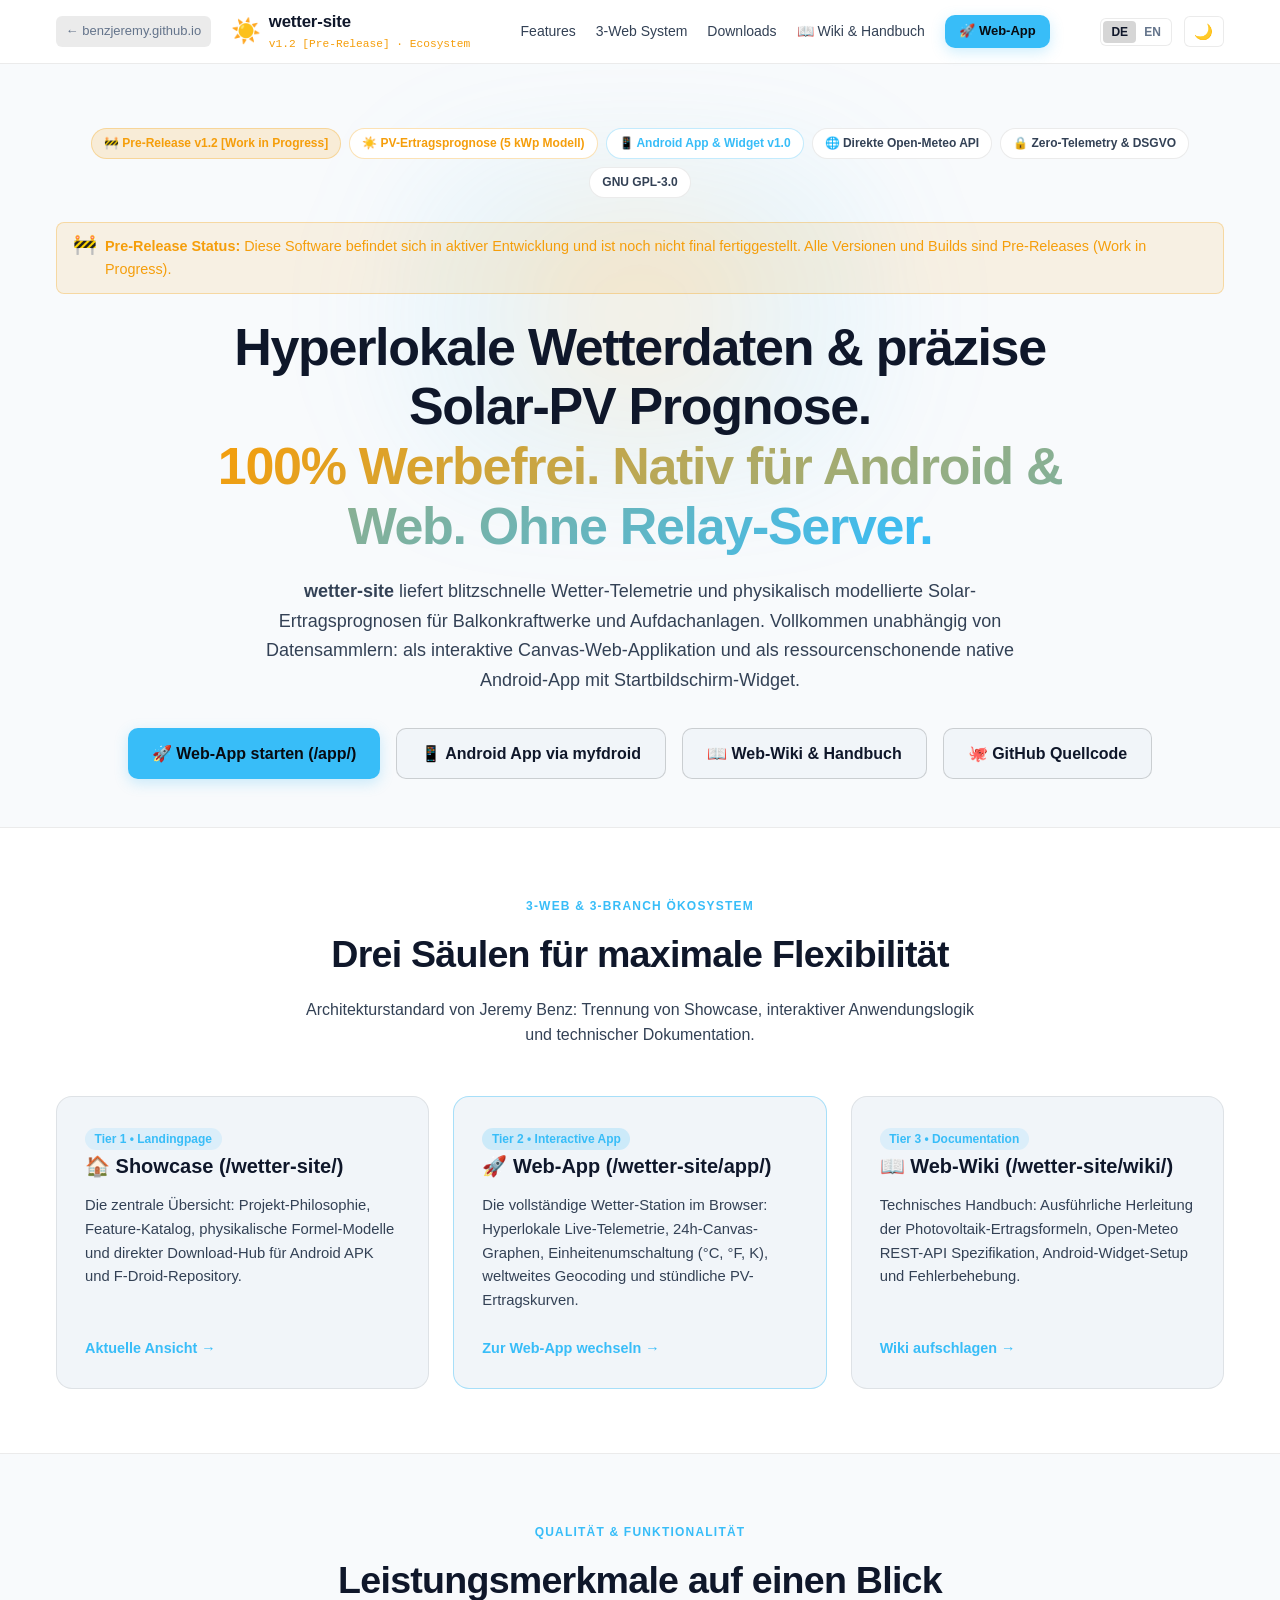
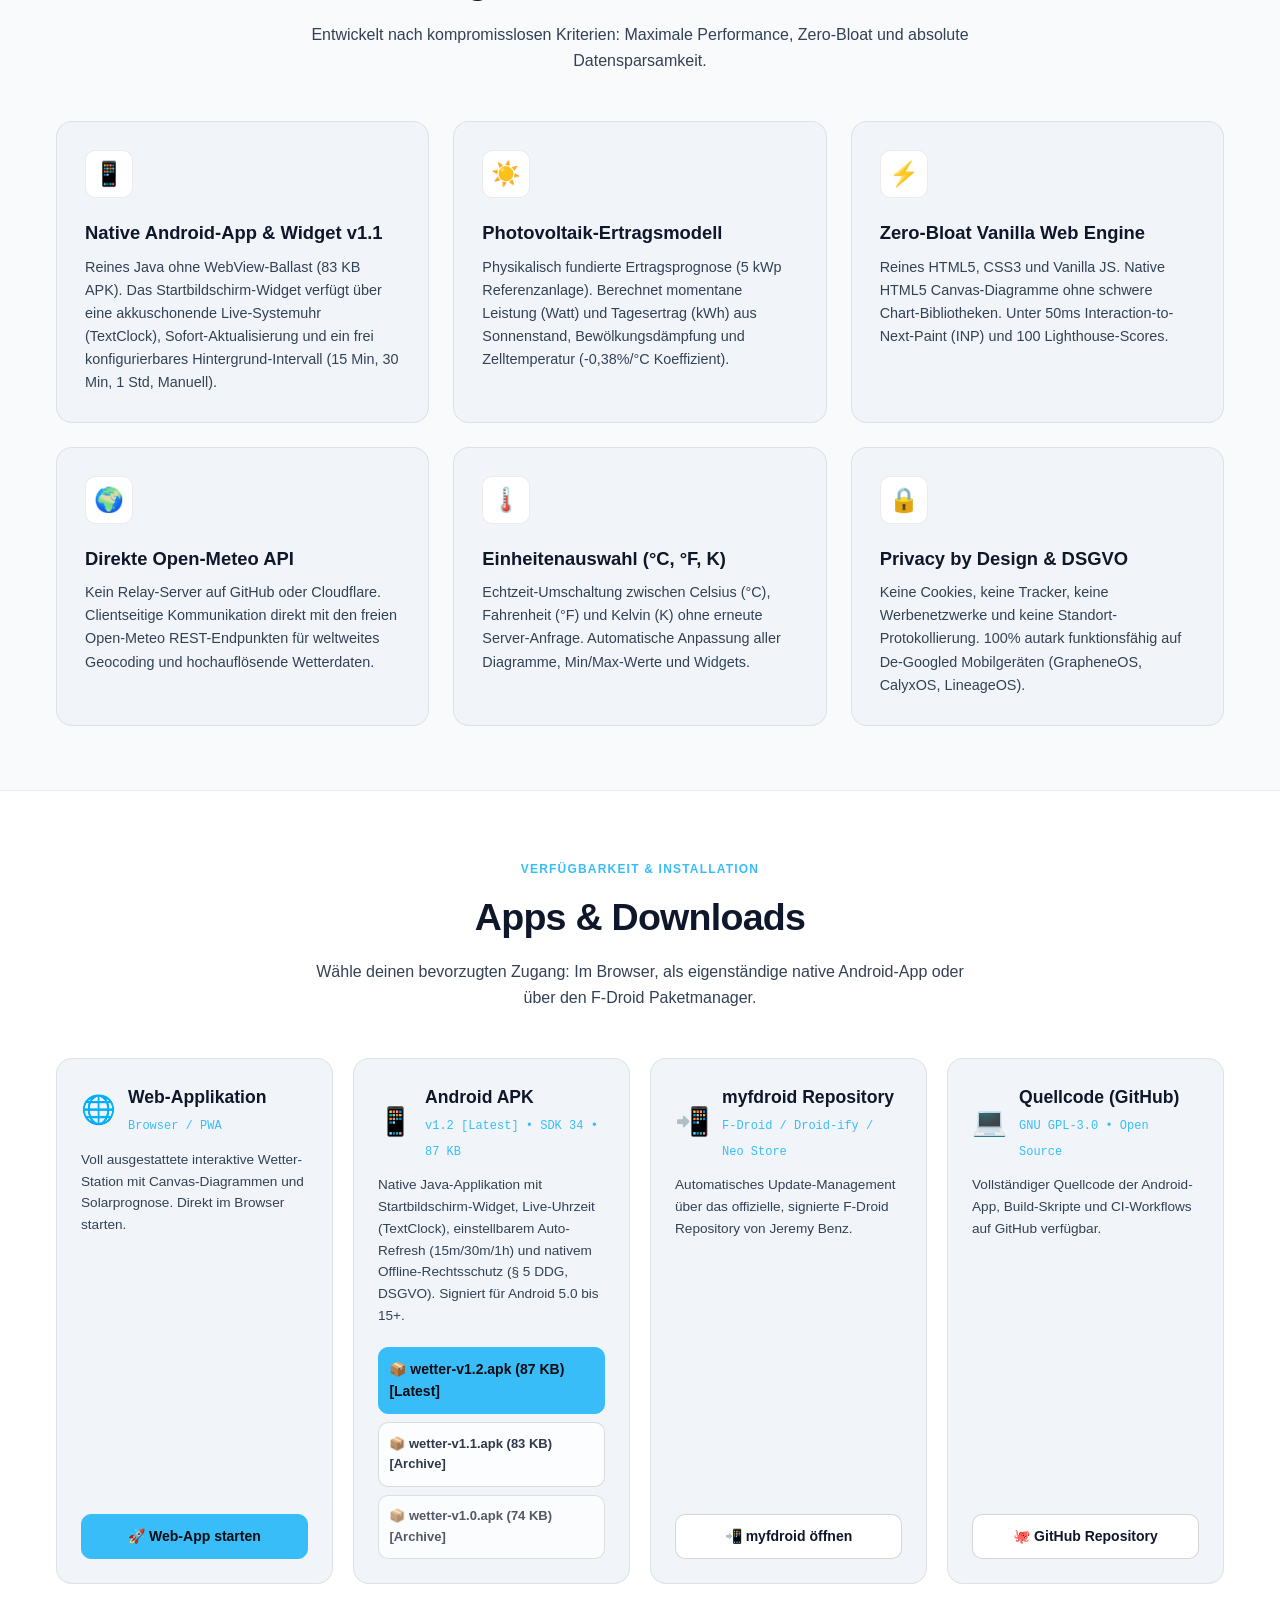
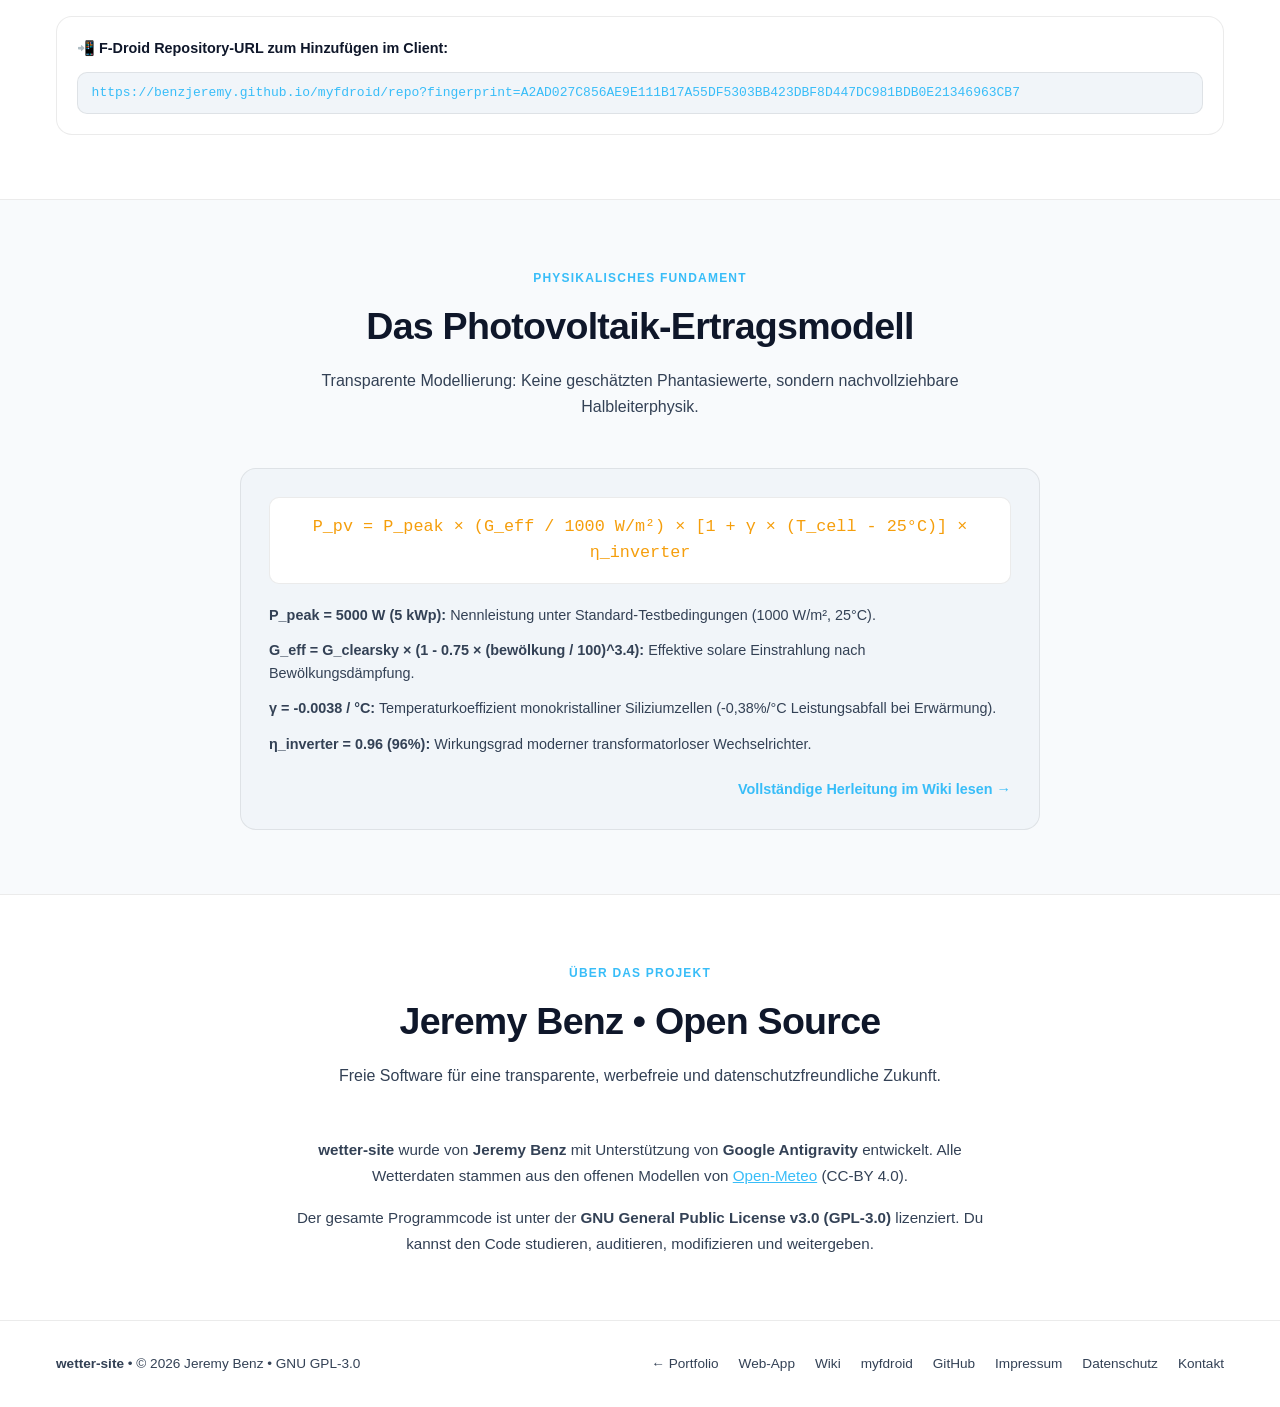
<file: index.html>
<!DOCTYPE html>
<html lang="de" data-theme="dark">
<head>
  <meta charset="UTF-8">
  <meta name="viewport" content="width=device-width, initial-scale=1.0">
  <meta http-equiv="Content-Security-Policy" content="default-src 'self'; script-src 'self' 'unsafe-inline'; style-src 'self' 'unsafe-inline'; img-src 'self' data: https:; font-src 'self'; frame-src 'none'; object-src 'none'; base-uri 'self';" />
  <meta http-equiv="X-Content-Type-Options" content="nosniff" />
  <meta name="referrer" content="strict-origin-when-cross-origin" />
  <title>wetter-site [Pre-Release] – Hyperlokale Wetter-Station, Solar-PV Prognose &amp; Native Android App mit Widget</title>
  <meta name="description" content="Offizielle Wetter- und Solar-PV Plattform von Jeremy Benz: Direkte Open-Meteo REST-Anbindung, physikalische Solarertrags-Modellierung (5 kWp), native Android-App mit Startbildschirm-Widget und ultra-schnelle Web-App. 100% Trackingfrei.">
  <meta property="og:type" content="website">
  <meta property="og:title" content="wetter-site – Wetter &amp; Solar-PV Plattform mit Android Widget">
  <meta property="og:description" content="Live-Wetterstation, PV-Solarprognose, native Android-App mit Startbildschirm-Widget und Canvas-Telemetrie. 100% Open Source.">
  <meta property="og:url" content="https://benzjeremy.github.io/wetter-site/">
  <link rel="icon" type="image/svg+xml" href="favicon.svg">
  <link rel="stylesheet" href="style.css?v=1.2">
  <script>
    (function() {
      const savedTheme = localStorage.getItem('site_theme');
      if (savedTheme) {
        document.documentElement.setAttribute('data-theme', savedTheme);
      } else if (window.matchMedia && window.matchMedia('(prefers-color-scheme: light)').matches) {
        document.documentElement.setAttribute('data-theme', 'light');
      }
    })();
  </script>
</head>
<body>

  <!-- HEADER -->
  <header class="site-header">
    <div class="container header-container">
      <div class="brand-area">
        <a href="https://benzjeremy.github.io/" class="ecosystem-back" title="Zurück zum zentralen Portfolio">
          <span>← benzjeremy.github.io</span>
        </a>
        <a href="index.html" class="brand-link">
          <span class="brand-icon" aria-hidden="true">☀️</span>
          <div class="brand-info">
            <span class="brand-name">wetter-site</span>
            <span class="brand-ver">v1.2 [Pre-Release] · Ecosystem</span>
          </div>
        </a>
      </div>

      <nav class="main-nav">
        <a href="#features">
          <span class="lang-de">Features</span>
          <span class="lang-en" style="display:none;">Features</span>
        </a>
        <a href="#architecture">
          <span class="lang-de">3-Web System</span>
          <span class="lang-en" style="display:none;">3-Web System</span>
        </a>
        <a href="#download">
          <span class="lang-de">Downloads</span>
          <span class="lang-en" style="display:none;">Downloads</span>
        </a>
        <a href="wiki/">
          <span class="lang-de">📖 Wiki &amp; Handbuch</span>
          <span class="lang-en" style="display:none;">📖 Wiki &amp; Manual</span>
        </a>
        <a href="app/" class="btn-primary" style="padding: 0.4rem 0.9rem; font-size: 0.8125rem;">
          <span class="lang-de">🚀 Web-App</span>
          <span class="lang-en" style="display:none;">🚀 Web App</span>
        </a>
      </nav>

      <div class="nav-actions">
        <div class="lang-switch" role="group" aria-label="Sprachauswahl">
          <button type="button" class="lang-btn active" id="btn-lang-de" onclick="setLang('de')">DE</button>
          <button type="button" class="lang-btn" id="btn-lang-en" onclick="setLang('en')">EN</button>
        </div>
        <button type="button" class="theme-btn" id="themeToggle" onclick="toggleTheme()" title="Theme wechseln">🌙</button>
      </div>
    </div>
  </header>

  <main>
    <!-- HERO SECTION -->
    <section class="hero-section">
      <div class="hero-glow"></div>
      <div class="container hero-container">
        
        <div class="hero-badges">
          <span class="hero-badge badge-amber" style="background: rgba(245, 158, 11, 0.15); color: #f59e0b; border-color: rgba(245, 158, 11, 0.3);">🚧 Pre-Release v1.2 [Work in Progress]</span>
          <span class="hero-badge badge-amber">☀️ PV-Ertragsprognose (5 kWp Modell)</span>
          <a href="https://benzjeremy.github.io/myfdroid/" class="hero-badge badge-sky">📱 Android App &amp; Widget v1.0</a>
          <span class="hero-badge">🌐 Direkte Open-Meteo API</span>
          <span class="hero-badge">🔒 Zero-Telemetry &amp; DSGVO</span>
          <a href="https://github.com/benzjeremy/wetter-site/blob/main/LICENSE" target="_blank" rel="noopener noreferrer" class="hero-badge">GNU GPL-3.0</a>
        </div>

        <!-- Pre-Release Notice -->
        <div style="margin-bottom: 1.5rem; background: rgba(245, 158, 11, 0.1); border: 1px solid rgba(245, 158, 11, 0.3); border-radius: 8px; padding: 0.75rem 1rem; color: #f59e0b; font-size: 0.9rem; display: flex; align-items: flex-start; gap: 0.5rem; text-align: left;">
          <span style="font-size: 1.2rem; line-height: 1;">🚧</span>
          <div>
            <div class="lang-de"><strong>Pre-Release Status:</strong> Diese Software befindet sich in aktiver Entwicklung und ist noch nicht final fertiggestellt. Alle Versionen und Builds sind Pre-Releases (Work in Progress).</div>
            <div class="lang-en" style="display:none;"><strong>Pre-Release Notice:</strong> This software is under active development and not finalized yet. All releases and builds are Pre-Releases (Work in Progress).</div>
          </div>
        </div>

        <div class="lang-de">
          <h1 class="hero-title">
            Hyperlokale Wetterdaten &amp; präzise Solar-PV Prognose.<br>
            <span class="gradient-text">100% Werbefrei. Nativ für Android &amp; Web. Ohne Relay-Server.</span>
          </h1>
          <p class="hero-subtitle">
            <strong>wetter-site</strong> liefert blitzschnelle Wetter-Telemetrie und physikalisch modellierte Solar-Ertragsprognosen für Balkonkraftwerke und Aufdachanlagen. Vollkommen unabhängig von Datensammlern: als interaktive Canvas-Web-Applikation und als ressourcenschonende native Android-App mit Startbildschirm-Widget.
          </p>
        </div>

        <div class="lang-en" style="display:none;">
          <h1 class="hero-title">
            Hyperlocal Weather Data &amp; Precise Solar PV Yield Modeling.<br>
            <span class="gradient-text">100% Ad-Free. Native for Android &amp; Web. Zero Relay Servers.</span>
          </h1>
          <p class="hero-subtitle">
            <strong>wetter-site</strong> delivers instant weather telemetry and physically modeled solar yield predictions for residential rooftop and balcony photovoltaic installations. Completely private and tracking-free: accessible as an interactive Canvas web app and a lightweight native Android app with home screen widget.
          </p>
        </div>

        <!-- HERO CTA -->
        <div class="hero-cta-group">
          <a href="app/" class="btn-primary">
            <span class="lang-de">🚀 Web-App starten (/app/)</span>
            <span class="lang-en" style="display:none;">🚀 Launch Web App (/app/)</span>
          </a>
          <a href="https://benzjeremy.github.io/myfdroid/" class="btn-secondary">
            <span class="lang-de">📱 Android App via myfdroid</span>
            <span class="lang-en" style="display:none;">📱 Android App via myfdroid</span>
          </a>
          <a href="wiki/" class="btn-secondary">
            <span class="lang-de">📖 Web-Wiki &amp; Handbuch</span>
            <span class="lang-en" style="display:none;">📖 Web Wiki &amp; Manual</span>
          </a>
          <a href="https://github.com/benzjeremy/wetter-site" target="_blank" rel="noopener noreferrer" class="btn-secondary">
            <span class="lang-de">🐙 GitHub Quellcode</span>
            <span class="lang-en" style="display:none;">🐙 GitHub Source</span>
          </a>
        </div>

      </div>
    </section>

    <!-- 3-WEB ECOSYSTEM ARCHITECTURE -->
    <section id="architecture" class="section-padding" style="background: var(--bg-surface); border-top: 1px solid var(--border-subtle); border-bottom: 1px solid var(--border-subtle);">
      <div class="container">
        
        <div class="section-header">
          <p class="section-tag">
            <span class="lang-de">3-Web &amp; 3-Branch Ökosystem</span>
            <span class="lang-en" style="display:none;">3-Web &amp; 3-Branch Ecosystem</span>
          </p>
          <h2 class="section-title">
            <span class="lang-de">Drei Säulen für maximale Flexibilität</span>
            <span class="lang-en" style="display:none;">Three Pillars for Maximum Flexibility</span>
          </h2>
          <p class="section-desc">
            <span class="lang-de">Architekturstandard von Jeremy Benz: Trennung von Showcase, interaktiver Anwendungslogik und technischer Dokumentation.</span>
            <span class="lang-en" style="display:none;">Jeremy Benz architecture standard: Clean separation of showcase landing page, interactive application runtime, and technical documentation.</span>
          </p>
        </div>

        <div class="eco-grid">
          
          <!-- Pillar 1: Showcase -->
          <article class="eco-card">
            <div>
              <span class="eco-badge">Tier 1 &bull; Landingpage</span>
              <h3>
                <span class="lang-de">🏠 Showcase (/wetter-site/)</span>
                <span class="lang-en" style="display:none;">🏠 Showcase (/wetter-site/)</span>
              </h3>
              <p>
                <span class="lang-de">Die zentrale Übersicht: Projekt-Philosophie, Feature-Katalog, physikalische Formel-Modelle und direkter Download-Hub für Android APK und F-Droid-Repository.</span>
                <span class="lang-en" style="display:none;">The central hub: Project philosophy, feature catalog, physical calculation formulas, and distribution hub for Android APK and F-Droid repository.</span>
              </p>
            </div>
            <a href="index.html" class="eco-link">
              <span class="lang-de">Aktuelle Ansicht &rarr;</span>
              <span class="lang-en" style="display:none;">Current View &rarr;</span>
            </a>
          </article>

          <!-- Pillar 2: Web App -->
          <article class="eco-card" style="border-color: rgba(56, 189, 248, 0.4);">
            <div>
              <span class="eco-badge" style="background: rgba(56, 189, 248, 0.2);">Tier 2 &bull; Interactive App</span>
              <h3>
                <span class="lang-de">🚀 Web-App (/wetter-site/app/)</span>
                <span class="lang-en" style="display:none;">🚀 Web App (/wetter-site/app/)</span>
              </h3>
              <p>
                <span class="lang-de">Die vollständige Wetter-Station im Browser: Hyperlokale Live-Telemetrie, 24h-Canvas-Graphen, Einheitenumschaltung (°C, °F, K), weltweites Geocoding und stündliche PV-Ertragskurven.</span>
                <span class="lang-en" style="display:none;">The complete browser-based weather station: Hyperlocal live telemetry, 24h Canvas graphs, real-time unit switching (°C, °F, K), global geocoding, and hourly solar PV yield curves.</span>
              </p>
            </div>
            <a href="app/" class="eco-link" style="color: var(--accent-sky); font-weight: 700;">
              <span class="lang-de">Zur Web-App wechseln &rarr;</span>
              <span class="lang-en" style="display:none;">Launch Web App &rarr;</span>
            </a>
          </article>

          <!-- Pillar 3: Wiki -->
          <article class="eco-card">
            <div>
              <span class="eco-badge">Tier 3 &bull; Documentation</span>
              <h3>
                <span class="lang-de">📖 Web-Wiki (/wetter-site/wiki/)</span>
                <span class="lang-en" style="display:none;">📖 Web Wiki (/wetter-site/wiki/)</span>
              </h3>
              <p>
                <span class="lang-de">Technisches Handbuch: Ausführliche Herleitung der Photovoltaik-Ertragsformeln, Open-Meteo REST-API Spezifikation, Android-Widget-Setup und Fehlerbehebung.</span>
                <span class="lang-en" style="display:none;">Technical manual: In-depth derivation of solar PV formulas, Open-Meteo REST API specification, Android home screen widget setup, and troubleshooting.</span>
              </p>
            </div>
            <a href="wiki/" class="eco-link">
              <span class="lang-de">Wiki aufschlagen &rarr;</span>
              <span class="lang-en" style="display:none;">Open Wiki &rarr;</span>
            </a>
          </article>

        </div>

      </div>
    </section>

    <!-- FEATURES SECTION -->
    <section id="features" class="section-padding">
      <div class="container">
        
        <div class="section-header">
          <p class="section-tag">
            <span class="lang-de">Qualität &amp; Funktionalität</span>
            <span class="lang-en" style="display:none;">Quality &amp; Functionality</span>
          </p>
          <h2 class="section-title">
            <span class="lang-de">Leistungsmerkmale auf einen Blick</span>
            <span class="lang-en" style="display:none;">Key Platform Features</span>
          </h2>
          <p class="section-desc">
            <span class="lang-de">Entwickelt nach kompromisslosen Kriterien: Maximale Performance, Zero-Bloat und absolute Datensparsamkeit.</span>
            <span class="lang-en" style="display:none;">Built according to uncompromising standards: Peak performance, zero framework bloat, and total privacy.</span>
          </p>
        </div>

        <div class="features-grid">
          
          <!-- Feature 1: Android Widget -->
          <article class="feature-card">
            <div class="feature-icon-box">📱</div>
            <h3>
              <span class="lang-de">Native Android-App &amp; Widget v1.1</span>
              <span class="lang-en" style="display:none;">Native Android App &amp; Widget v1.1</span>
            </h3>
            <p>
              <span class="lang-de">Reines Java ohne WebView-Ballast (83 KB APK). Das Startbildschirm-Widget verfügt über eine akkuschonende Live-Systemuhr (TextClock), Sofort-Aktualisierung und ein frei konfigurierbares Hintergrund-Intervall (15 Min, 30 Min, 1 Std, Manuell).</span>
              <span class="lang-en" style="display:none;">Pure Java without WebView overhead (83 KB APK). The home screen widget features a battery-efficient real-time system clock (TextClock), instant refresh, and a configurable background interval (15m, 30m, 1h, off).</span>
            </p>
          </article>

          <!-- Feature 2: Solar PV Model -->
          <article class="feature-card">
            <div class="feature-icon-box">☀️</div>
            <h3>
              <span class="lang-de">Photovoltaik-Ertragsmodell</span>
              <span class="lang-en" style="display:none;">Solar PV Physics Model</span>
            </h3>
            <p>
              <span class="lang-de">Physikalisch fundierte Ertragsprognose (5 kWp Referenzanlage). Berechnet momentane Leistung (Watt) und Tagesertrag (kWh) aus Sonnenstand, Bewölkungsdämpfung und Zelltemperatur (-0,38%/°C Koeffizient).</span>
              <span class="lang-en" style="display:none;">Physically accurate solar yield estimation (5 kWp reference system). Calculates live power (Watts) and daily energy (kWh) from solar angle, cloud attenuation, and cell temperature.</span>
            </p>
          </article>

          <!-- Feature 3: Zero-Bloat Web -->
          <article class="feature-card">
            <div class="feature-icon-box">⚡</div>
            <h3>
              <span class="lang-de">Zero-Bloat Vanilla Web Engine</span>
              <span class="lang-en" style="display:none;">Zero-Bloat Vanilla Web Engine</span>
            </h3>
            <p>
              <span class="lang-de">Reines HTML5, CSS3 und Vanilla JS. Native HTML5 Canvas-Diagramme ohne schwere Chart-Bibliotheken. Unter 50ms Interaction-to-Next-Paint (INP) und 100 Lighthouse-Scores.</span>
              <span class="lang-en" style="display:none;">Pure HTML5, CSS3, and vanilla JavaScript. Native HTML5 Canvas charts without heavyweight graphing dependencies. Sub-50ms INP and 100 Lighthouse scores.</span>
            </p>
          </article>

          <!-- Feature 4: Direct Open-Meteo -->
          <article class="feature-card">
            <div class="feature-icon-box">🌍</div>
            <h3>
              <span class="lang-de">Direkte Open-Meteo API</span>
              <span class="lang-en" style="display:none;">Direct Open-Meteo API</span>
            </h3>
            <p>
              <span class="lang-de">Kein Relay-Server auf GitHub oder Cloudflare. Clientseitige Kommunikation direkt mit den freien Open-Meteo REST-Endpunkten für weltweites Geocoding und hochauflösende Wetterdaten.</span>
              <span class="lang-en" style="display:none;">No relay servers on GitHub or Cloudflare. Direct client-side communication with public Open-Meteo REST endpoints for global geocoding and high-resolution weather models.</span>
            </p>
          </article>

          <!-- Feature 5: Multi-Units -->
          <article class="feature-card">
            <div class="feature-icon-box">🌡️</div>
            <h3>
              <span class="lang-de">Einheitenauswahl (°C, °F, K)</span>
              <span class="lang-en" style="display:none;">Multi-Unit Support (°C, °F, K)</span>
            </h3>
            <p>
              <span class="lang-de">Echtzeit-Umschaltung zwischen Celsius (°C), Fahrenheit (°F) und Kelvin (K) ohne erneute Server-Anfrage. Automatische Anpassung aller Diagramme, Min/Max-Werte und Widgets.</span>
              <span class="lang-en" style="display:none;">Real-time switching between Celsius (°C), Fahrenheit (°F), and Kelvin (K) without triggering new network requests. Dynamic updates across all graphs and widgets.</span>
            </p>
          </article>

          <!-- Feature 6: Privacy by Design -->
          <article class="feature-card">
            <div class="feature-icon-box">🔒</div>
            <h3>
              <span class="lang-de">Privacy by Design &amp; DSGVO</span>
              <span class="lang-en" style="display:none;">Privacy by Design &amp; GDPR</span>
            </h3>
            <p>
              <span class="lang-de">Keine Cookies, keine Tracker, keine Werbenetzwerke und keine Standort-Protokollierung. 100% autark funktionsfähig auf De-Googled Mobilgeräten (GrapheneOS, CalyxOS, LineageOS).</span>
              <span class="lang-en" style="display:none;">Zero tracking cookies, zero analytics libraries, zero ads, and no location storage. 100% operational on de-googled mobile operating systems (GrapheneOS, CalyxOS).</span>
            </p>
          </article>

        </div>

      </div>
    </section>

    <!-- DOWNLOADS SECTION -->
    <section id="download" class="section-padding" style="background: var(--bg-surface); border-top: 1px solid var(--border-subtle); border-bottom: 1px solid var(--border-subtle);">
      <div class="container">
        
        <div class="section-header">
          <p class="section-tag">
            <span class="lang-de">Verfügbarkeit &amp; Installation</span>
            <span class="lang-en" style="display:none;">Availability &amp; Installation</span>
          </p>
          <h2 class="section-title">
            <span class="lang-de">Apps &amp; Downloads</span>
            <span class="lang-en" style="display:none;">Apps &amp; Downloads</span>
          </h2>
          <p class="section-desc">
            <span class="lang-de">Wähle deinen bevorzugten Zugang: Im Browser, als eigenständige native Android-App oder über den F-Droid Paketmanager.</span>
            <span class="lang-en" style="display:none;">Choose your preferred platform: In your browser, as a standalone native Android app, or via F-Droid.</span>
          </p>
        </div>

        <div class="download-grid">
          
          <!-- Download 1: Web App -->
          <div class="dl-card">
            <div>
              <div class="dl-header">
                <span class="dl-icon">🌐</span>
                <div>
                  <div class="dl-title">Web-Applikation</div>
                  <span class="dl-sub">Browser / PWA</span>
                </div>
              </div>
              <p class="dl-desc">
                <span class="lang-de">Voll ausgestattete interaktive Wetter-Station mit Canvas-Diagrammen und Solarprognose. Direkt im Browser starten.</span>
                <span class="lang-en" style="display:none;">Full-featured interactive weather dashboard with Canvas charts and solar PV modeling. Runs directly in any browser.</span>
              </p>
            </div>
            <a href="app/" class="btn-dl highlight">
              <span>🚀 Web-App starten</span>
            </a>
          </div>

          <!-- Download 2: Android APK -->
          <div class="dl-card">
            <div>
              <div class="dl-header">
                <span class="dl-icon">📱</span>
                <div>
                  <div class="dl-title">Android APK</div>
                  <span class="dl-sub">v1.2 [Latest] &bull; SDK 34 &bull; 87 KB</span>
                </div>
              </div>
              <p class="dl-desc">
                <span class="lang-de">Native Java-Applikation mit Startbildschirm-Widget, Live-Uhrzeit (TextClock), einstellbarem Auto-Refresh (15m/30m/1h) und nativem Offline-Rechtsschutz (§ 5 DDG, DSGVO). Signiert für Android 5.0 bis 15+.</span>
                <span class="lang-en" style="display:none;">Native Java application with home screen widget, real-time live clock (TextClock), configurable auto-refresh (15m/30m/1h), and native offline legal compliance (§ 5 DDG, GDPR). Signed for Android 5.0 to 15+.</span>
              </p>
            </div>
            <div style="display: flex; flex-direction: column; gap: 0.5rem;">
              <a href="https://benzjeremy.github.io/myfdroid/repo/wetter-v1.2.apk" class="btn-dl highlight">
                <span>📦 wetter-v1.2.apk (87 KB) [Latest]</span>
              </a>
              <a href="https://benzjeremy.github.io/myfdroid/repo/wetter-v1.1.apk" class="btn-dl" style="font-size: 0.8125rem; opacity: 0.85;">
                <span>📦 wetter-v1.1.apk (83 KB) [Archive]</span>
              </a>
              <a href="https://benzjeremy.github.io/myfdroid/repo/wetter-v1.0.apk" class="btn-dl" style="font-size: 0.8125rem; opacity: 0.7;">
                <span>📦 wetter-v1.0.apk (74 KB) [Archive]</span>
              </a>
            </div>
          </div>

          <!-- Download 3: myfdroid Repo -->
          <div class="dl-card">
            <div>
              <div class="dl-header">
                <span class="dl-icon">📲</span>
                <div>
                  <div class="dl-title">myfdroid Repository</div>
                  <span class="dl-sub">F-Droid / Droid-ify / Neo Store</span>
                </div>
              </div>
              <p class="dl-desc">
                <span class="lang-de">Automatisches Update-Management über das offizielle, signierte F-Droid Repository von Jeremy Benz.</span>
                <span class="lang-en" style="display:none;">Automated update management through Jeremy Benz's official cryptographically signed F-Droid repository.</span>
              </p>
            </div>
            <a href="https://benzjeremy.github.io/myfdroid/" class="btn-dl">
              <span>📲 myfdroid öffnen</span>
            </a>
          </div>

          <!-- Download 4: Source Code -->
          <div class="dl-card">
            <div>
              <div class="dl-header">
                <span class="dl-icon">💻</span>
                <div>
                  <div class="dl-title">Quellcode (GitHub)</div>
                  <span class="dl-sub">GNU GPL-3.0 &bull; Open Source</span>
                </div>
              </div>
              <p class="dl-desc">
                <span class="lang-de">Vollständiger Quellcode der Android-App, Build-Skripte und CI-Workflows auf GitHub verfügbar.</span>
                <span class="lang-en" style="display:none;">Full source code of the Android application, build scripts, and CI workflows hosted on GitHub.</span>
              </p>
            </div>
            <a href="https://github.com/benzjeremy/wetter-site" target="_blank" rel="noopener noreferrer" class="btn-dl">
              <span>🐙 GitHub Repository</span>
            </a>
          </div>

        </div>

        <!-- F-Droid URL Callout -->
        <div class="repo-callout">
          <div style="font-weight: 600; font-size: 0.9rem;">
            <span class="lang-de">📲 F-Droid Repository-URL zum Hinzufügen im Client:</span>
            <span class="lang-en" style="display:none;">📲 Add F-Droid Repository URL in your client:</span>
          </div>
          <div class="repo-callout-code">
            https://benzjeremy.github.io/myfdroid/repo?fingerprint=A2AD027C856AE9E111B17A55DF5303BB423DBF8D447DC981BDB0E21346963CB7
          </div>
        </div>

      </div>
    </section>

    <!-- SOLAR PV FORMULA CALLOUT -->
    <section class="section-padding">
      <div class="container">
        
        <div class="section-header">
          <p class="section-tag">
            <span class="lang-de">Physikalisches Fundament</span>
            <span class="lang-en" style="display:none;">Physical Foundation</span>
          </p>
          <h2 class="section-title">
            <span class="lang-de">Das Photovoltaik-Ertragsmodell</span>
            <span class="lang-en" style="display:none;">The Photovoltaic Calculation Model</span>
          </h2>
          <p class="section-desc">
            <span class="lang-de">Transparente Modellierung: Keine geschätzten Phantasiewerte, sondern nachvollziehbare Halbleiterphysik.</span>
            <span class="lang-en" style="display:none;">Transparent modeling: Grounded in semiconductor physics rather than arbitrary heuristics.</span>
          </p>
        </div>

        <div style="max-width: 800px; margin: 0 auto; background: var(--bg-card); border: 1px solid var(--border-subtle); border-radius: var(--radius-lg); padding: 1.75rem;">
          <div style="font-family: var(--font-mono); font-size: 1.05rem; color: var(--accent-amber); padding: 1rem; background: var(--bg-surface); border-radius: var(--radius-md); border: 1px solid var(--border-subtle); text-align: center; margin-bottom: 1.25rem;">
            P_pv = P_peak &times; (G_eff / 1000 W/m²) &times; [1 + &gamma; &times; (T_cell - 25°C)] &times; &eta;_inverter
          </div>
          
          <div style="font-size: 0.9rem; color: var(--text-secondary); display: grid; gap: 0.75rem;">
            <div><strong>P_peak = 5000 W (5 kWp):</strong> <span class="lang-de">Nennleistung unter Standard-Testbedingungen (1000 W/m², 25°C).</span><span class="lang-en" style="display:none;">Peak rated capacity under Standard Test Conditions (1000 W/m², 25°C).</span></div>
            <div><strong>G_eff = G_clearsky &times; (1 - 0.75 &times; (bewölkung / 100)^3.4):</strong> <span class="lang-de">Effektive solare Einstrahlung nach Bewölkungsdämpfung.</span><span class="lang-en" style="display:none;">Effective solar irradiance after cloud attenuation.</span></div>
            <div><strong>&gamma; = -0.0038 / °C:</strong> <span class="lang-de">Temperaturkoeffizient monokristalliner Siliziumzellen (-0,38%/°C Leistungsabfall bei Erwärmung).</span><span class="lang-en" style="display:none;">Temperature power coefficient for monocrystalline silicon (-0.38%/°C).</span></div>
            <div><strong>&eta;_inverter = 0.96 (96%):</strong> <span class="lang-de">Wirkungsgrad moderner transformatorloser Wechselrichter.</span><span class="lang-en" style="display:none;">Conversion efficiency of modern solar string inverters.</span></div>
          </div>

          <div style="margin-top: 1.25rem; text-align: right;">
            <a href="wiki/#solar-physics" class="eco-link">
              <span class="lang-de">Vollständige Herleitung im Wiki lesen &rarr;</span>
              <span class="lang-en" style="display:none;">Read Full Derivation in Wiki &rarr;</span>
            </a>
          </div>
        </div>

      </div>
    </section>

    <!-- ABOUT SECTION -->
    <section id="about" class="section-padding" style="background: var(--bg-surface); border-top: 1px solid var(--border-subtle);">
      <div class="container">
        
        <div class="section-header">
          <p class="section-tag">
            <span class="lang-de">Über das Projekt</span>
            <span class="lang-en" style="display:none;">About the Project</span>
          </p>
          <h2 class="section-title">
            <span class="lang-de">Jeremy Benz &bull; Open Source</span>
            <span class="lang-en" style="display:none;">Jeremy Benz &bull; Open Source</span>
          </h2>
          <p class="section-desc">
            <span class="lang-de">Freie Software für eine transparente, werbefreie und datenschutzfreundliche Zukunft.</span>
            <span class="lang-en" style="display:none;">Free software committed to transparency, ad-free user experiences, and privacy.</span>
          </p>
        </div>

        <div style="max-width: 720px; margin: 0 auto; text-align: center; color: var(--text-secondary); font-size: 0.95rem; line-height: 1.7;">
          <p style="margin-bottom: 1rem;">
            <span class="lang-de"><strong>wetter-site</strong> wurde von <strong>Jeremy Benz</strong> mit Unterstützung von <strong>Google Antigravity</strong> entwickelt. Alle Wetterdaten stammen aus den offenen Modellen von <a href="https://open-meteo.com" target="_blank" rel="noopener noreferrer" style="color: var(--accent-sky); text-decoration: underline;">Open-Meteo</a> (CC-BY 4.0).</span>
            <span class="lang-en" style="display:none;"><strong>wetter-site</strong> was created by <strong>Jeremy Benz</strong> with assistance from <strong>Google Antigravity</strong>. All weather data is retrieved from open models provided by <a href="https://open-meteo.com" target="_blank" rel="noopener noreferrer" style="color: var(--accent-sky); text-decoration: underline;">Open-Meteo</a> (CC-BY 4.0).</span>
          </p>
          <p>
            <span class="lang-de">Der gesamte Programmcode ist unter der <strong>GNU General Public License v3.0 (GPL-3.0)</strong> lizenziert. Du kannst den Code studieren, auditieren, modifizieren und weitergeben.</span>
            <span class="lang-en" style="display:none;">The entire codebase is licensed under the <strong>GNU General Public License v3.0 (GPL-3.0)</strong>. You are free to inspect, audit, modify, and redistribute the software.</span>
          </p>
        </div>

      </div>
    </section>
  </main>

  <!-- FOOTER -->
  <footer class="site-footer">
    <div class="container footer-inner">
      <div>
        <strong>wetter-site</strong> &bull; © 2026 Jeremy Benz &bull; GNU GPL-3.0
      </div>
      <div class="footer-links">
        <a href="https://benzjeremy.github.io/">← Portfolio</a>
        <a href="app/">Web-App</a>
        <a href="wiki/">Wiki</a>
        <a href="https://benzjeremy.github.io/myfdroid/">myfdroid</a>
        <a href="https://github.com/benzjeremy/wetter-site" target="_blank" rel="noopener noreferrer">GitHub</a>
        <a href="impressum.html">Impressum</a>
        <a href="datenschutz.html">Datenschutz</a>
        <a href="kontakt.html">Kontakt</a>
      </div>
    </div>
  </footer>

  <script>
    function setLang(lang) {
      const isDe = lang === 'de';
      document.querySelectorAll('.lang-de').forEach(el => el.style.display = isDe ? '' : 'none');
      document.querySelectorAll('.lang-en').forEach(el => el.style.display = isDe ? 'none' : '');
      document.getElementById('btn-lang-de').classList.toggle('active', isDe);
      document.getElementById('btn-lang-en').classList.toggle('active', !isDe);
      try { localStorage.setItem('site_lang', lang); } catch (e) {}
    }

    function toggleTheme() {
      const current = document.documentElement.getAttribute('data-theme') || 'dark';
      const next = current === 'dark' ? 'light' : 'dark';
      document.documentElement.setAttribute('data-theme', next);
      try { localStorage.setItem('site_theme', next); } catch (e) {}
      document.getElementById('themeToggle').textContent = next === 'dark' ? '🌙' : '☀️';
    }

    (function() {
      const savedLang = localStorage.getItem('site_lang') || 'de';
      setLang(savedLang);
      const savedTheme = localStorage.getItem('site_theme') || 'dark';
      document.getElementById('themeToggle').textContent = savedTheme === 'dark' ? '🌙' : '☀️';
    })();
  </script>
</body>
</html>
</file>
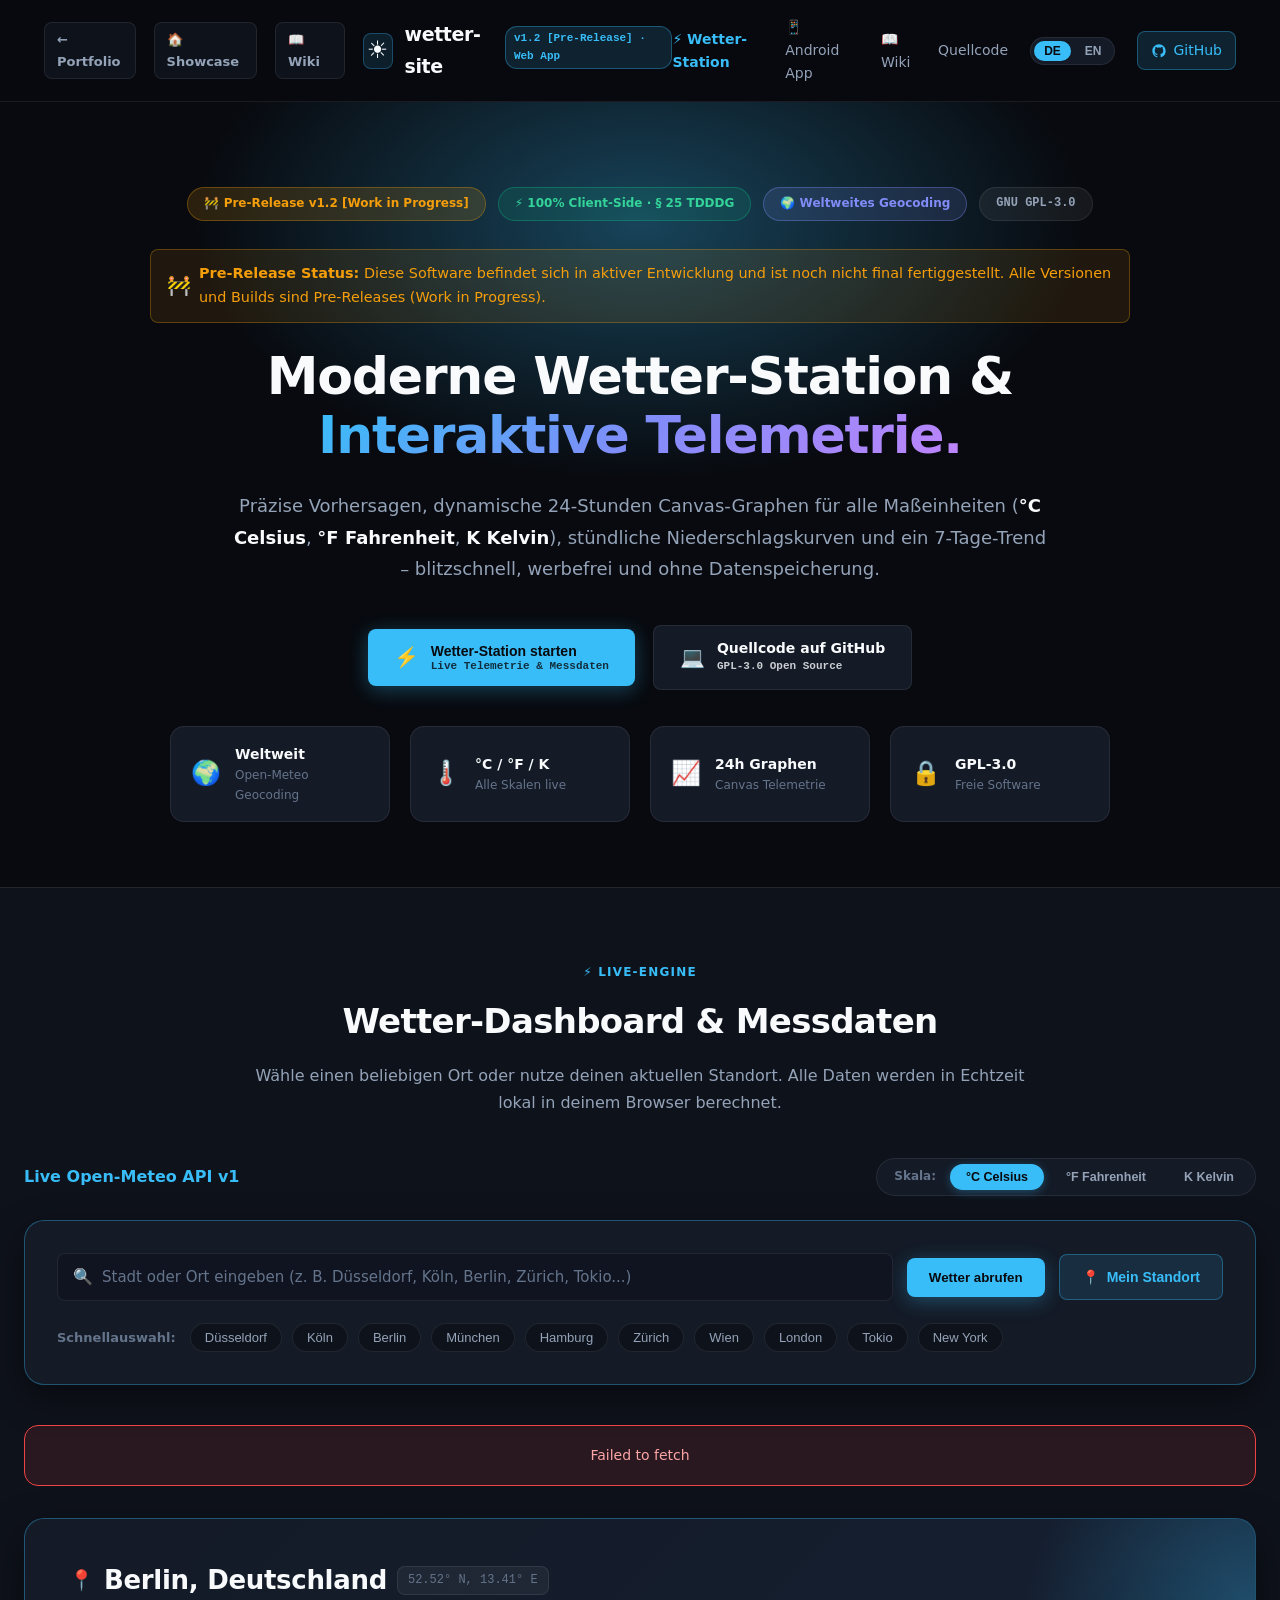
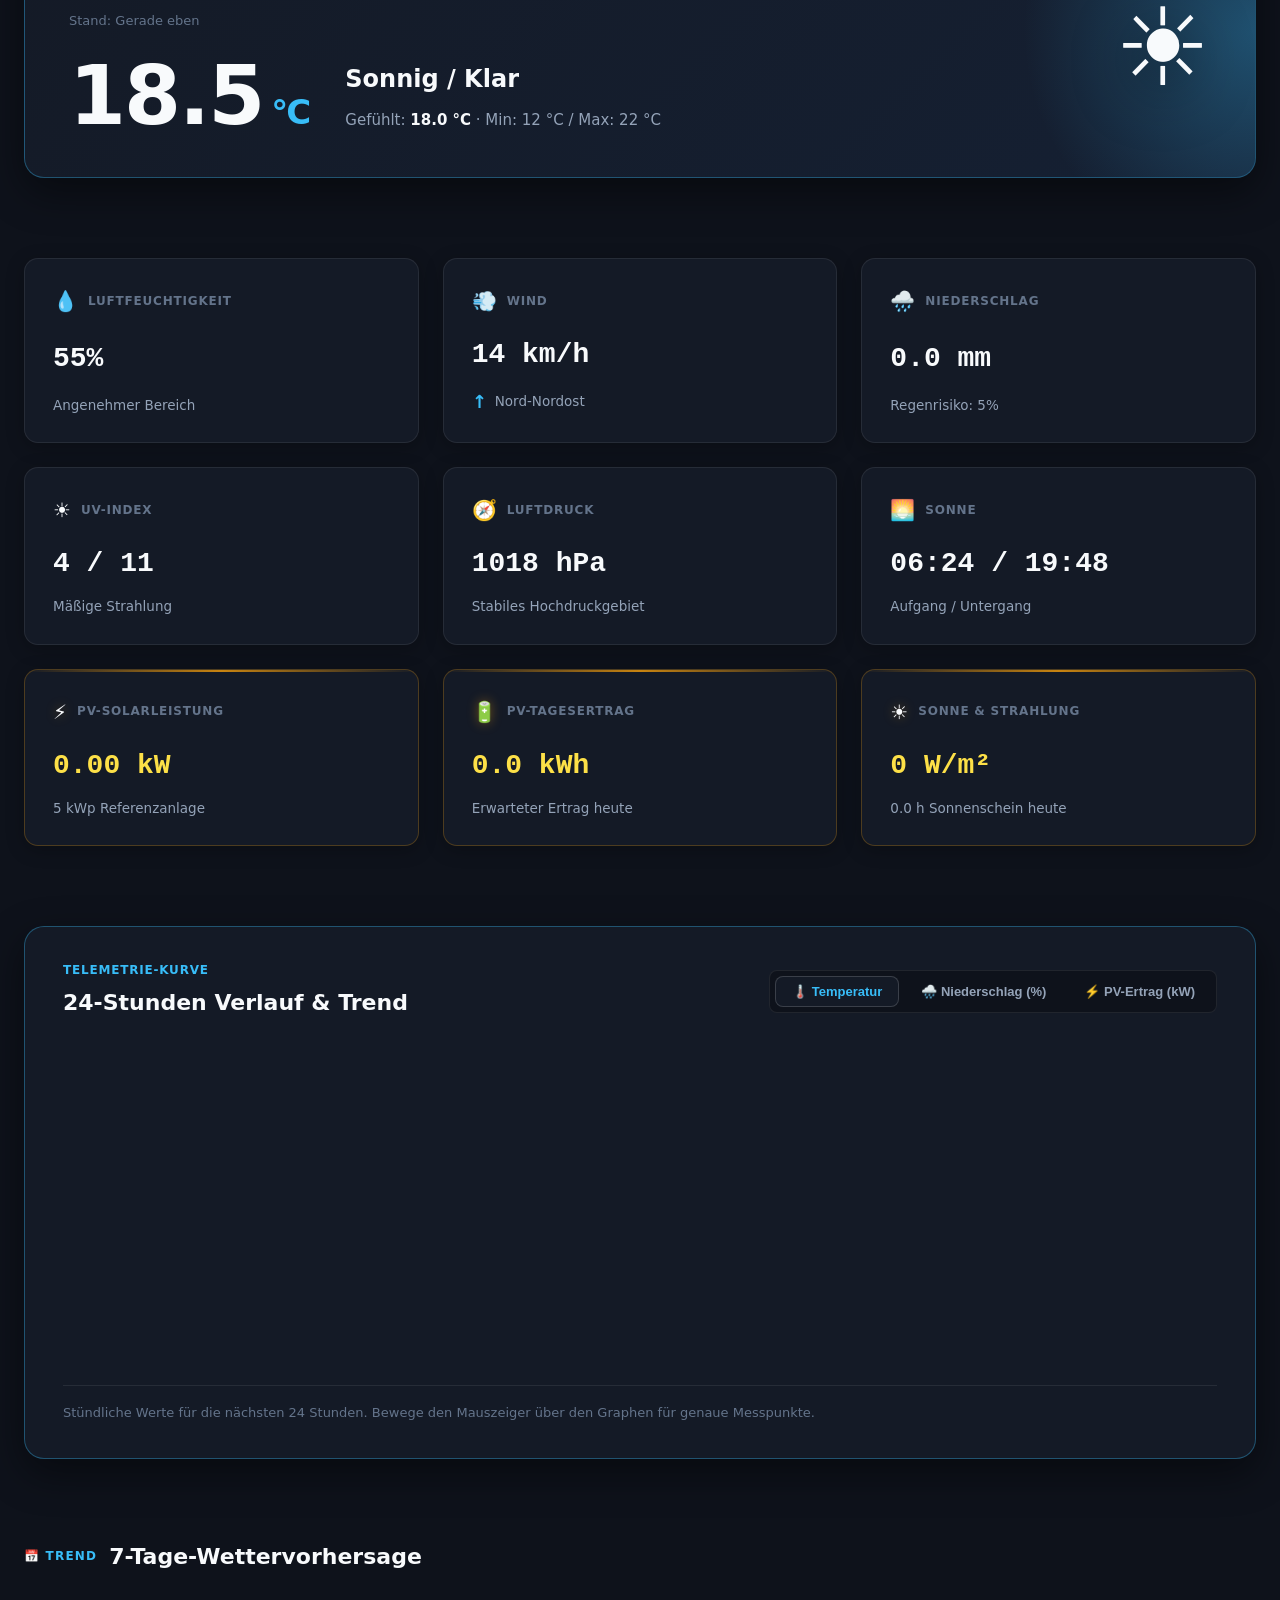
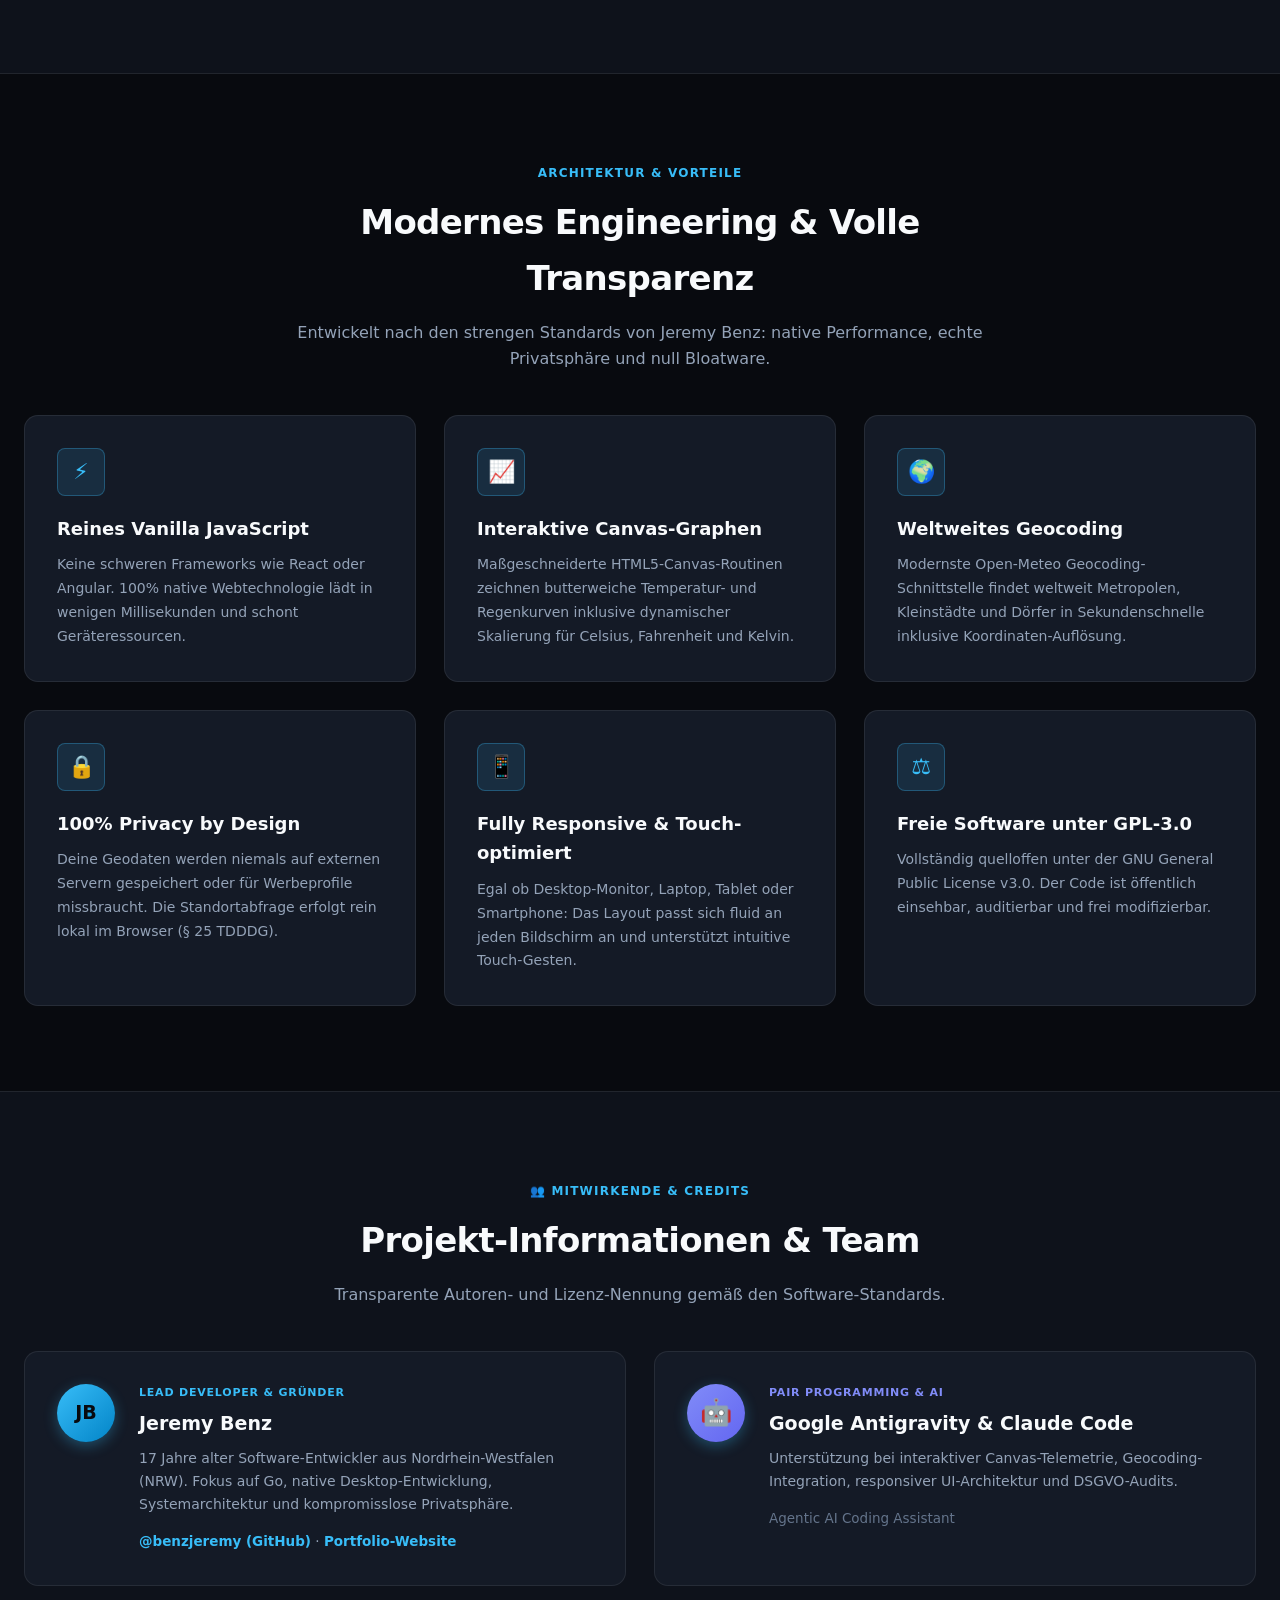
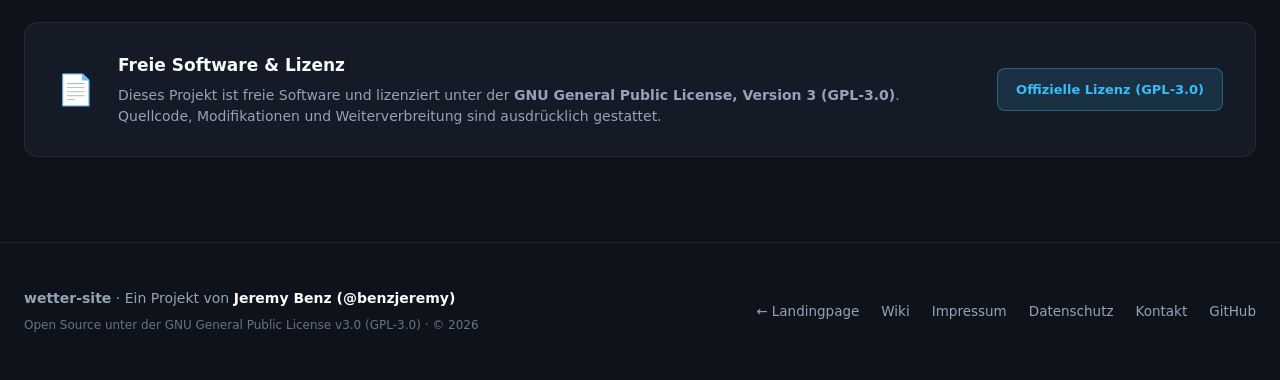
<file: app/index.html>
<!DOCTYPE html>
<html lang="de">
<head>
  <meta charset="UTF-8">
  <meta name="viewport" content="width=device-width, initial-scale=1.0">
  <title>wetter-site [Pre-Release] · Moderne Wetter-Station &amp; Solar-Telemetrie · v1.2</title>
  <meta name="description" content="Moderne Wetter-Station & interaktive Telemetrie von Jeremy Benz. Live-Wetterdaten, PV-Solarprognose (kW/kWh), 24h-Canvas-Graphen (°C, °F, K), weltweites Geocoding und 7-Tage-Trend via Open-Meteo. 100% Trackingfrei.">
  <meta property="og:type" content="website">
  <meta property="og:title" content="wetter-site · Moderne Wetter-Station &amp; Solar-Telemetrie">
  <meta property="og:description" content="Live-Wetterstation, PV-Solarprognose, 24h Canvas-Graphen (°C, °F, K), weltweites Geocoding und 7-Tage-Trend. 100% Client-Side.">
  <meta property="og:url" content="https://benzjeremy.github.io/wetter-site/">
  <meta name="twitter:card" content="summary">
  <meta name="twitter:title" content="wetter-site · Weather &amp; Solar Dashboard">
  <meta name="twitter:description" content="Hyperlokale Wetterdaten, PV-Prognose &amp; Canvas-Telemetrie ohne Tracking.">
  <link rel="icon" type="image/svg+xml" href="favicon.svg">
  <link rel="stylesheet" href="style.css?v=1.1">
</head>
<body>

  <!-- Site Navigation -->
  <header class="site-header">
    <div class="nav-container">
      <div class="nav-left">
        <a href="https://benzjeremy.github.io/" class="back-root-btn" title="Zentrales Portfolio">
          <span>← Portfolio</span>
        </a>
        <a href="../" class="back-root-btn" title="Wetter Showcase">
          <span>🏠 Showcase</span>
        </a>
        <a href="../wiki/" class="back-root-btn" title="Wetter Handbuch &amp; Dokumentation">
          <span>📖 Wiki</span>
        </a>
        <a href="#" class="brand-link">
          <div class="brand-logo" aria-hidden="true">☀️</div>
          <div class="brand-info">
            <span class="brand-name">wetter-site</span>
            <span class="brand-ver">v1.2 [Pre-Release] · Web App</span>
          </div>
        </a>
      </div>

      <button class="mobile-toggle" id="mobile-toggle" aria-label="Menü öffnen/schließen" aria-expanded="false">☰</button>

      <nav class="main-nav" id="main-nav">
        <a href="#app-station" class="nav-highlight">
          <span class="lang-de">⚡ Wetter-Station</span>
          <span class="lang-en" style="display:none;">⚡ Weather Station</span>
        </a>
        <a href="https://benzjeremy.github.io/myfdroid/" target="_blank" rel="noopener noreferrer">
          <span class="lang-de">📱 Android App</span>
          <span class="lang-en" style="display:none;">📱 Android App</span>
        </a>
        <a href="../wiki/">
          <span class="lang-de">📖 Wiki</span>
          <span class="lang-en" style="display:none;">📖 Wiki</span>
        </a>
        <a href="https://github.com/benzjeremy/wetter-site" target="_blank" rel="noopener noreferrer">
          <span class="lang-de">Quellcode</span>
          <span class="lang-en" style="display:none;">Source</span>
        </a>

        <div class="lang-switch" role="group" aria-label="Sprachauswahl">
          <button type="button" class="lang-btn active" id="btn-lang-de" onclick="setLang('de')">DE</button>
          <button type="button" class="lang-btn" id="btn-lang-en" onclick="setLang('en')">EN</button>
        </div>

        <a href="https://github.com/benzjeremy/wetter-site" target="_blank" rel="noopener noreferrer" class="btn-card highlight">
          <svg viewBox="0 0 24 24" width="16" height="16" fill="currentColor"><path d="M12 2C6.477 2 2 6.484 2 12.017c0 4.425 2.865 8.18 6.839 9.504.5.092.682-.217.682-.483 0-.237-.008-.868-.013-1.703-2.782.605-3.369-1.343-3.369-1.343-.454-1.158-1.11-1.466-1.11-1.466-.908-.62.069-.608.069-.608 1.003.07 1.53 1.032 1.53 1.032.892 1.53 2.341 1.088 2.91.832.092-.647.35-1.088.636-1.338-2.22-.253-4.555-1.113-4.555-4.951 0-1.093.39-1.988 1.029-2.688-.103-.253-.446-1.272.098-2.65 0 0 .84-.27 2.75 1.026A9.564 9.564 0 0112 6.844c.85.004 1.705.115 2.504.337 1.909-1.296 2.747-1.027 2.747-1.027.546 1.379.202 2.398.1 2.651.64.7 1.028 1.595 1.028 2.688 0 3.848-2.339 4.695-4.566 4.943.359.309.678.92.678 1.855 0 1.338-.012 2.419-.012 2.747 0 .268.18.58.688.482A10.019 10.019 0 0022 12.017C22 6.484 17.522 2 12 2z"/></svg>
          <span>GitHub</span>
        </a>
      </nav>
    </div>
  </header>

  <main>
    <!-- HERO SECTION -->
    <section class="hero-section" id="hero">
      <div class="hero-glow"></div>
      <div class="hero-container">
        
        <div class="hero-badges">
          <span class="hero-badge release-badge" style="background: rgba(245, 158, 11, 0.15); color: #f59e0b; border-color: rgba(245, 158, 11, 0.3);">🚧 Pre-Release v1.2 [Work in Progress]</span>
          <span class="hero-badge perf-badge">⚡ 100% Client-Side · § 25 TDDDG</span>
          <span class="hero-badge open-badge">🌍 Weltweites Geocoding</span>
          <a href="https://github.com/benzjeremy/wetter-site/blob/web/LICENSE" target="_blank" rel="noopener noreferrer" class="hero-badge license-pill">GNU GPL-3.0</a>
        </div>

        <!-- Pre-Release Notice -->
        <div data-lang="de" class="visible" style="margin-bottom: 1.5rem;">
          <div style="background: rgba(245, 158, 11, 0.1); border: 1px solid rgba(245, 158, 11, 0.3); border-radius: 8px; padding: 0.75rem 1rem; color: #f59e0b; font-size: 0.9rem; display: inline-flex; align-items: center; gap: 0.5rem; text-align: left;">
            <span style="font-size: 1.2rem;">🚧</span>
            <span><strong>Pre-Release Status:</strong> Diese Software befindet sich in aktiver Entwicklung und ist noch nicht final fertiggestellt. Alle Versionen und Builds sind Pre-Releases (Work in Progress).</span>
          </div>
        </div>
        <div data-lang="en" style="margin-bottom: 1.5rem;">
          <div style="background: rgba(245, 158, 11, 0.1); border: 1px solid rgba(245, 158, 11, 0.3); border-radius: 8px; padding: 0.75rem 1rem; color: #f59e0b; font-size: 0.9rem; display: inline-flex; align-items: center; gap: 0.5rem; text-align: left;">
            <span style="font-size: 1.2rem;">🚧</span>
            <span><strong>Pre-Release Notice:</strong> This software is under active development and not finalized yet. All releases and builds are Pre-Releases (Work in Progress).</span>
          </div>
        </div>

        <div data-lang="de" class="visible">
          <h1 class="hero-title">
            Moderne Wetter-Station &amp;<br>
            <span class="gradient-text">Interaktive Telemetrie.</span>
          </h1>
          <p class="hero-subtitle">
            Präzise Vorhersagen, dynamische 24-Stunden Canvas-Graphen für alle Maßeinheiten 
            (<strong>°C Celsius</strong>, <strong>°F Fahrenheit</strong>, <strong>K Kelvin</strong>), 
            stündliche Niederschlagskurven und ein 7-Tage-Trend – blitzschnell, werbefrei und ohne Datenspeicherung.
          </p>
        </div>

        <div data-lang="en">
          <h1 class="hero-title">
            Modern Weather Station &amp;<br>
            <span class="gradient-text">Interactive Telemetry.</span>
          </h1>
          <p class="hero-subtitle">
            Precise forecasts, dynamic 24-hour Canvas telemetry for all temperature units 
            (<strong>°C Celsius</strong>, <strong>°F Fahrenheit</strong>, <strong>K Kelvin</strong>), 
            hourly precipitation curves, and 7-day outlook – ultra fast, ad-free, and privacy-first.
          </p>
        </div>

        <!-- Call to Action CTAs -->
        <div class="hero-cta-group">
          <button type="button" class="btn-primary" id="launchHeroBtn">
            <span style="font-size: 20px;">⚡</span>
            <div>
              <span class="btn-main-text">Wetter-Station starten</span>
              <span class="btn-sub-text">Live Telemetrie &amp; Messdaten</span>
            </div>
          </button>
          <a href="https://github.com/benzjeremy/wetter-site" target="_blank" rel="noopener noreferrer" class="btn-secondary">
            <span style="font-size: 20px;">💻</span>
            <div>
              <span class="btn-main-text">Quellcode auf GitHub</span>
              <span class="btn-sub-text">GPL-3.0 Open Source</span>
            </div>
          </a>
        </div>

        <!-- Telemetry Stats Bar -->
        <div class="telemetry-bar">
          <div class="telemetry-item">
            <span class="tel-icon">🌍</span>
            <div class="tel-text">
              <span class="tel-val">Weltweit</span>
              <span class="tel-sub">Open-Meteo Geocoding</span>
            </div>
          </div>
          <div class="telemetry-item">
            <span class="tel-icon">🌡️</span>
            <div class="tel-text">
              <span class="tel-val">°C / °F / K</span>
              <span class="tel-sub">Alle Skalen live</span>
            </div>
          </div>
          <div class="telemetry-item">
            <span class="tel-icon">📈</span>
            <div class="tel-text">
              <span class="tel-val">24h Graphen</span>
              <span class="tel-sub">Canvas Telemetrie</span>
            </div>
          </div>
          <div class="telemetry-item">
            <span class="tel-icon">🔒</span>
            <div class="tel-text">
              <span class="tel-val">GPL-3.0</span>
              <span class="tel-sub">Freie Software</span>
            </div>
          </div>
        </div>

      </div>
    </section>

    <!-- INTERACTIVE WEATHER STATION -->
    <section class="station-section" id="app-station">
      <div class="section-container">
        
        <div class="section-header">
          <span class="section-tag">⚡ Live-Engine</span>
          <h2 class="section-title">Wetter-Dashboard &amp; Messdaten</h2>
          <p class="section-sub">Wähle einen beliebigen Ort oder nutze deinen aktuellen Standort. Alle Daten werden in Echtzeit lokal in deinem Browser berechnet.</p>
        </div>

        <div class="station-top-bar">
          <div class="badge-pill" style="font-weight:700; color:var(--accent-primary);">Live Open-Meteo API v1</div>
          
          <!-- Temperature Unit Selector -->
          <div class="unit-selector" role="group" aria-label="Temperatureinheit auswählen">
            <span class="unit-label">Skala:</span>
            <button type="button" class="unit-btn active" data-unit="celsius" id="unitC">°C Celsius</button>
            <button type="button" class="unit-btn" data-unit="fahrenheit" id="unitF">°F Fahrenheit</button>
            <button type="button" class="unit-btn" data-unit="kelvin" id="unitK">K Kelvin</button>
          </div>
        </div>

        <!-- Controls Card -->
        <div class="station-controls-card">
          <form id="searchForm" class="search-form" onsubmit="return false;">
            <div class="search-input-wrapper">
              <span class="search-icon" aria-hidden="true">🔍</span>
              <input 
                type="text" 
                id="locationInput" 
                placeholder="Stadt oder Ort eingeben (z. B. Düsseldorf, Köln, Berlin, Zürich, Tokio...)" 
                autocomplete="off"
                spellcheck="false"
                aria-label="Ort suchen"
              >
              <button type="button" class="clear-input-btn" id="clearBtn" title="Eingabe leeren" style="display:none;" aria-label="Eingabe leeren">✕</button>
            </div>
            <button type="submit" class="btn-primary" id="searchSubmitBtn" style="padding: 12px 22px;">
              <span>Wetter abrufen</span>
            </button>
            <button type="button" class="btn-geo" id="geoBtn" title="Aktuellen Standort via GPS ermitteln">
              <span class="geo-icon">📍</span>
              <span>Mein Standort</span>
            </button>
          </form>

          <!-- Quick City Chips -->
          <div class="quick-chips">
            <span class="chips-label">Schnellauswahl:</span>
            <button type="button" class="chip" data-city="Düsseldorf">Düsseldorf</button>
            <button type="button" class="chip" data-city="Köln">Köln</button>
            <button type="button" class="chip" data-city="Berlin">Berlin</button>
            <button type="button" class="chip" data-city="München">München</button>
            <button type="button" class="chip" data-city="Hamburg">Hamburg</button>
            <button type="button" class="chip" data-city="Zürich">Zürich</button>
            <button type="button" class="chip" data-city="Wien">Wien</button>
            <button type="button" class="chip" data-city="London">London</button>
            <button type="button" class="chip" data-city="Tokio">Tokio</button>
            <button type="button" class="chip" data-city="New York">New York</button>
          </div>
        </div>

        <!-- Status Banner -->
        <div id="statusBanner" class="status-banner" style="display:none;" role="status">
          <div class="spinner" id="statusSpinner"></div>
          <span id="statusMessage">Wetterdaten werden geladen...</span>
        </div>

        <!-- Weather Display Area -->
        <div id="weatherDisplay" class="weather-display" style="display:none;">
          
          <!-- Current Weather Hero Card -->
          <div class="current-weather-card">
            <div class="current-main-info">
              <div class="location-badge">
                <span class="loc-pin" aria-hidden="true">📍</span>
                <h3 id="displayPlace">Berlin, Deutschland</h3>
                <span class="coords-tag" id="displayCoords">52.52° N, 13.41° E</span>
              </div>
              <div class="current-timestamp" id="displayTime">Stand: Gerade eben</div>

              <div class="temp-condition-wrap">
                <div class="temp-big">
                  <span id="displayTemp">18.5</span>
                  <span class="temp-unit-symbol" id="displayUnit">°C</span>
                </div>
                <div class="condition-details">
                  <div class="condition-text" id="displayCondition">Sonnig / Klar</div>
                  <div class="feels-like">
                    Gefühlt: <strong id="displayFeelsLike">18.0 °C</strong> · 
                    Min: <span id="displayMin">12 °C</span> / Max: <span id="displayMax">22 °C</span>
                  </div>
                </div>
              </div>
            </div>

            <div class="current-visual">
              <div class="weather-icon-large" id="displayIcon" aria-hidden="true">
                ☀️
              </div>
            </div>
          </div>

          <!-- Telemetry Grid (9 Metrics including PV Solar Engine) -->
          <div class="metrics-grid">
            <div class="metric-card">
              <div class="metric-header">
                <span class="metric-icon">💧</span>
                <span class="metric-title">Luftfeuchtigkeit</span>
              </div>
              <div class="metric-value" id="valHumidity">55%</div>
              <div class="metric-sub" id="subHumidity">Angenehmer Bereich</div>
            </div>

            <div class="metric-card">
              <div class="metric-header">
                <span class="metric-icon">💨</span>
                <span class="metric-title">Wind</span>
              </div>
              <div class="metric-value" id="valWind">14 km/h</div>
              <div class="metric-sub" id="subWind">
                <span class="wind-arrow" id="windArrow">↑</span> 
                <span id="windDirText">Nord-Nordost</span>
              </div>
            </div>

            <div class="metric-card">
              <div class="metric-header">
                <span class="metric-icon">🌧️</span>
                <span class="metric-title">Niederschlag</span>
              </div>
              <div class="metric-value" id="valRain">0.0 mm</div>
              <div class="metric-sub" id="subRain">Regenrisiko: 5%</div>
            </div>

            <div class="metric-card">
              <div class="metric-header">
                <span class="metric-icon">☀️</span>
                <span class="metric-title">UV-Index</span>
              </div>
              <div class="metric-value" id="valUV">4 / 11</div>
              <div class="metric-sub" id="subUV">Mäßige Strahlung</div>
            </div>

            <div class="metric-card">
              <div class="metric-header">
                <span class="metric-icon">🧭</span>
                <span class="metric-title">Luftdruck</span>
              </div>
              <div class="metric-value" id="valPressure">1018 hPa</div>
              <div class="metric-sub" id="subPressure">Stabiles Hochdruckgebiet</div>
            </div>

            <div class="metric-card">
              <div class="metric-header">
                <span class="metric-icon">🌅</span>
                <span class="metric-title">Sonne</span>
              </div>
              <div class="metric-value" id="valSunTimes">06:24 / 19:48</div>
              <div class="metric-sub">Aufgang / Untergang</div>
            </div>

            <div class="metric-card metric-card-pv">
              <div class="metric-header">
                <span class="metric-icon">⚡</span>
                <span class="metric-title">PV-Solarleistung</span>
              </div>
              <div class="metric-value" id="valPVPower">0.00 kW</div>
              <div class="metric-sub" id="subPVPower">5 kWp Referenzanlage</div>
            </div>

            <div class="metric-card metric-card-pv">
              <div class="metric-header">
                <span class="metric-icon">🔋</span>
                <span class="metric-title">PV-Tagesertrag</span>
              </div>
              <div class="metric-value" id="valPVEnergy">0.0 kWh</div>
              <div class="metric-sub" id="subPVEnergy">Erwarteter Ertrag heute</div>
            </div>

            <div class="metric-card metric-card-pv">
              <div class="metric-header">
                <span class="metric-icon">☀️</span>
                <span class="metric-title">Sonne &amp; Strahlung</span>
              </div>
              <div class="metric-value" id="valSolarRad">0 W/m²</div>
              <div class="metric-sub" id="subSolarRad">0.0 h Sonnenschein heute</div>
            </div>
          </div>

          <!-- 24-Hour Interactive Canvas Graph -->
          <div class="chart-card">
            <div class="chart-header">
              <div>
                <div class="chart-badge">Telemetrie-Kurve</div>
                <h3>24-Stunden Verlauf &amp; Trend</h3>
              </div>
              <div class="chart-modes" role="group" aria-label="Diagramm Modus">
                <button type="button" class="chart-mode-btn active" id="modeTempBtn">🌡️ Temperatur</button>
                <button type="button" class="chart-mode-btn" id="modeRainBtn">🌧️ Niederschlag (%)</button>
                <button type="button" class="chart-mode-btn" id="modePVBtn">⚡ PV-Ertrag (kW)</button>
              </div>
            </div>
            <div class="chart-canvas-wrapper">
              <canvas id="weatherCanvas" role="img" aria-label="24 Stunden Wetterverlauf Graph"></canvas>
              <div id="chartTooltip" class="chart-tooltip" style="display:none;"></div>
            </div>
            <div class="chart-legend">
              <span>Stündliche Werte für die nächsten 24 Stunden. Bewege den Mauszeiger über den Graphen für genaue Messpunkte.</span>
            </div>
          </div>

          <!-- 7-Day Forecast Matrix -->
          <div class="forecast-section">
            <div class="forecast-header">
              <span class="section-tag" style="margin-bottom:0;">📅 Trend</span>
              <h3>7-Tage-Wettervorhersage</h3>
            </div>
            <div class="forecast-grid" id="forecastGrid">
              <!-- Dynamically populated by app.js -->
            </div>
          </div>

        </div>

      </div>
    </section>

    <!-- FEATURES SECTION -->
    <section class="features-section" id="features">
      <div class="section-container">
        <div class="section-header">
          <span class="section-tag">Architektur &amp; Vorteile</span>
          <h2 class="section-title">Modernes Engineering &amp; Volle Transparenz</h2>
          <p class="section-sub">Entwickelt nach den strengen Standards von Jeremy Benz: native Performance, echte Privatsphäre und null Bloatware.</p>
        </div>

        <div class="feature-grid">
          <div class="feature-card">
            <div class="f-card-icon">⚡</div>
            <h3>Reines Vanilla JavaScript</h3>
            <p>Keine schweren Frameworks wie React oder Angular. 100% native Webtechnologie lädt in wenigen Millisekunden und schont Geräteressourcen.</p>
          </div>

          <div class="feature-card">
            <div class="f-card-icon">📈</div>
            <h3>Interaktive Canvas-Graphen</h3>
            <p>Maßgeschneiderte HTML5-Canvas-Routinen zeichnen butterweiche Temperatur- und Regenkurven inklusive dynamischer Skalierung für Celsius, Fahrenheit und Kelvin.</p>
          </div>

          <div class="feature-card">
            <div class="f-card-icon">🌍</div>
            <h3>Weltweites Geocoding</h3>
            <p>Modernste Open-Meteo Geocoding-Schnittstelle findet weltweit Metropolen, Kleinstädte und Dörfer in Sekundenschnelle inklusive Koordinaten-Auflösung.</p>
          </div>

          <div class="feature-card">
            <div class="f-card-icon">🔒</div>
            <h3>100% Privacy by Design</h3>
            <p>Deine Geodaten werden niemals auf externen Servern gespeichert oder für Werbeprofile missbraucht. Die Standortabfrage erfolgt rein lokal im Browser (§ 25 TDDDG).</p>
          </div>

          <div class="feature-card">
            <div class="f-card-icon">📱</div>
            <h3>Fully Responsive &amp; Touch-optimiert</h3>
            <p>Egal ob Desktop-Monitor, Laptop, Tablet oder Smartphone: Das Layout passt sich fluid an jeden Bildschirm an und unterstützt intuitive Touch-Gesten.</p>
          </div>

          <div class="feature-card">
            <div class="f-card-icon">⚖️</div>
            <h3>Freie Software unter GPL-3.0</h3>
            <p>Vollständig quelloffen unter der GNU General Public License v3.0. Der Code ist öffentlich einsehbar, auditierbar und frei modifizierbar.</p>
          </div>
        </div>
      </div>
    </section>

    <!-- ABOUT SECTION -->
    <section class="about-section" id="about">
      <div class="section-container">
        <div class="section-header">
          <span class="section-tag">👥 Mitwirkende &amp; Credits</span>
          <h2 class="section-title">Projekt-Informationen &amp; Team</h2>
          <p class="section-sub">Transparente Autoren- und Lizenz-Nennung gemäß den Software-Standards.</p>
        </div>

        <div class="about-grid">
          <div class="about-card">
            <div class="about-avatar">JB</div>
            <div class="about-info">
              <span class="role-badge">Lead Developer &amp; Gründer</span>
              <h3>Jeremy Benz</h3>
              <p>17 Jahre alter Software-Entwickler aus Nordrhein-Westfalen (NRW). Fokus auf Go, native Desktop-Entwicklung, Systemarchitektur und kompromisslose Privatsphäre.</p>
              <div class="author-links">
                <a href="https://github.com/benzjeremy" target="_blank" rel="noopener noreferrer">@benzjeremy (GitHub)</a> · 
                <a href="https://benzjeremy.github.io/" target="_blank" rel="noopener noreferrer">Portfolio-Website</a>
              </div>
            </div>
          </div>

          <div class="about-card">
            <div class="about-avatar ai-avatar">🤖</div>
            <div class="about-info">
              <span class="role-badge ai-badge">Pair Programming &amp; AI</span>
              <h3>Google Antigravity &amp; Claude Code</h3>
              <p>Unterstützung bei interaktiver Canvas-Telemetrie, Geocoding-Integration, responsiver UI-Architektur und DSGVO-Audits.</p>
              <div class="author-links">
                <span style="color:var(--text-muted);">Agentic AI Coding Assistant</span>
              </div>
            </div>
          </div>
        </div>

        <!-- License Box -->
        <div class="license-box">
          <div class="license-icon">📄</div>
          <div class="license-text">
            <h4>Freie Software &amp; Lizenz</h4>
            <p>Dieses Projekt ist freie Software und lizenziert unter der <strong>GNU General Public License, Version 3 (GPL-3.0)</strong>. Quellcode, Modifikationen und Weiterverbreitung sind ausdrücklich gestattet.</p>
          </div>
          <a href="https://github.com/benzjeremy/wetter-site/blob/web/LICENSE" target="_blank" rel="noopener noreferrer" class="btn-card highlight" style="padding:10px 18px; font-size:13px;">
            <span>Offizielle Lizenz (GPL-3.0)</span>
          </a>
        </div>
      </div>
    </section>
  </main>

  <!-- Footer -->
  <footer class="site-footer">
    <div class="footer-content">
      <div class="footer-left">
        <div><strong>wetter-site</strong> · Ein Projekt von <a href="https://github.com/benzjeremy" target="_blank" rel="noopener noreferrer">Jeremy Benz (@benzjeremy)</a></div>
        <div class="footer-sub">Open Source unter der GNU General Public License v3.0 (GPL-3.0) · © 2026</div>
      </div>
      <div class="footer-links">
        <a href="../">← Landingpage</a>
        <a href="../wiki/">Wiki</a>
        <a href="../impressum.html">Impressum</a>
        <a href="../datenschutz.html">Datenschutz</a>
        <a href="../kontakt.html">Kontakt</a>
        <a href="https://github.com/benzjeremy/wetter-site" target="_blank" rel="noopener noreferrer">GitHub</a>
      </div>
    </div>
  </footer>

  <script>
    function setLang(lang) {
      document.querySelectorAll('[data-lang]').forEach(el => {
        if (el.getAttribute('data-lang') === lang) {
          el.classList.add('visible');
        } else {
          el.classList.remove('visible');
        }
      });
      document.querySelectorAll('.lang-de').forEach(el => el.style.display = lang === 'de' ? '' : 'none');
      document.querySelectorAll('.lang-en').forEach(el => el.style.display = lang === 'en' ? '' : 'none');
      
      const btnDe = document.getElementById('btn-lang-de');
      const btnEn = document.getElementById('btn-lang-en');
      if (btnDe && btnEn) {
        btnDe.classList.toggle('active', lang === 'de');
        btnEn.classList.toggle('active', lang === 'en');
      }
      try { localStorage.setItem('site_lang', lang); } catch (e) {}
    }

    try {
      const saved = localStorage.getItem('site_lang');
      if (saved === 'en' || saved === 'de') setLang(saved);
    } catch (e) {}
  </script>
  <script src="app.js?v=2.4.0"></script>
</body>
</html>
</file>
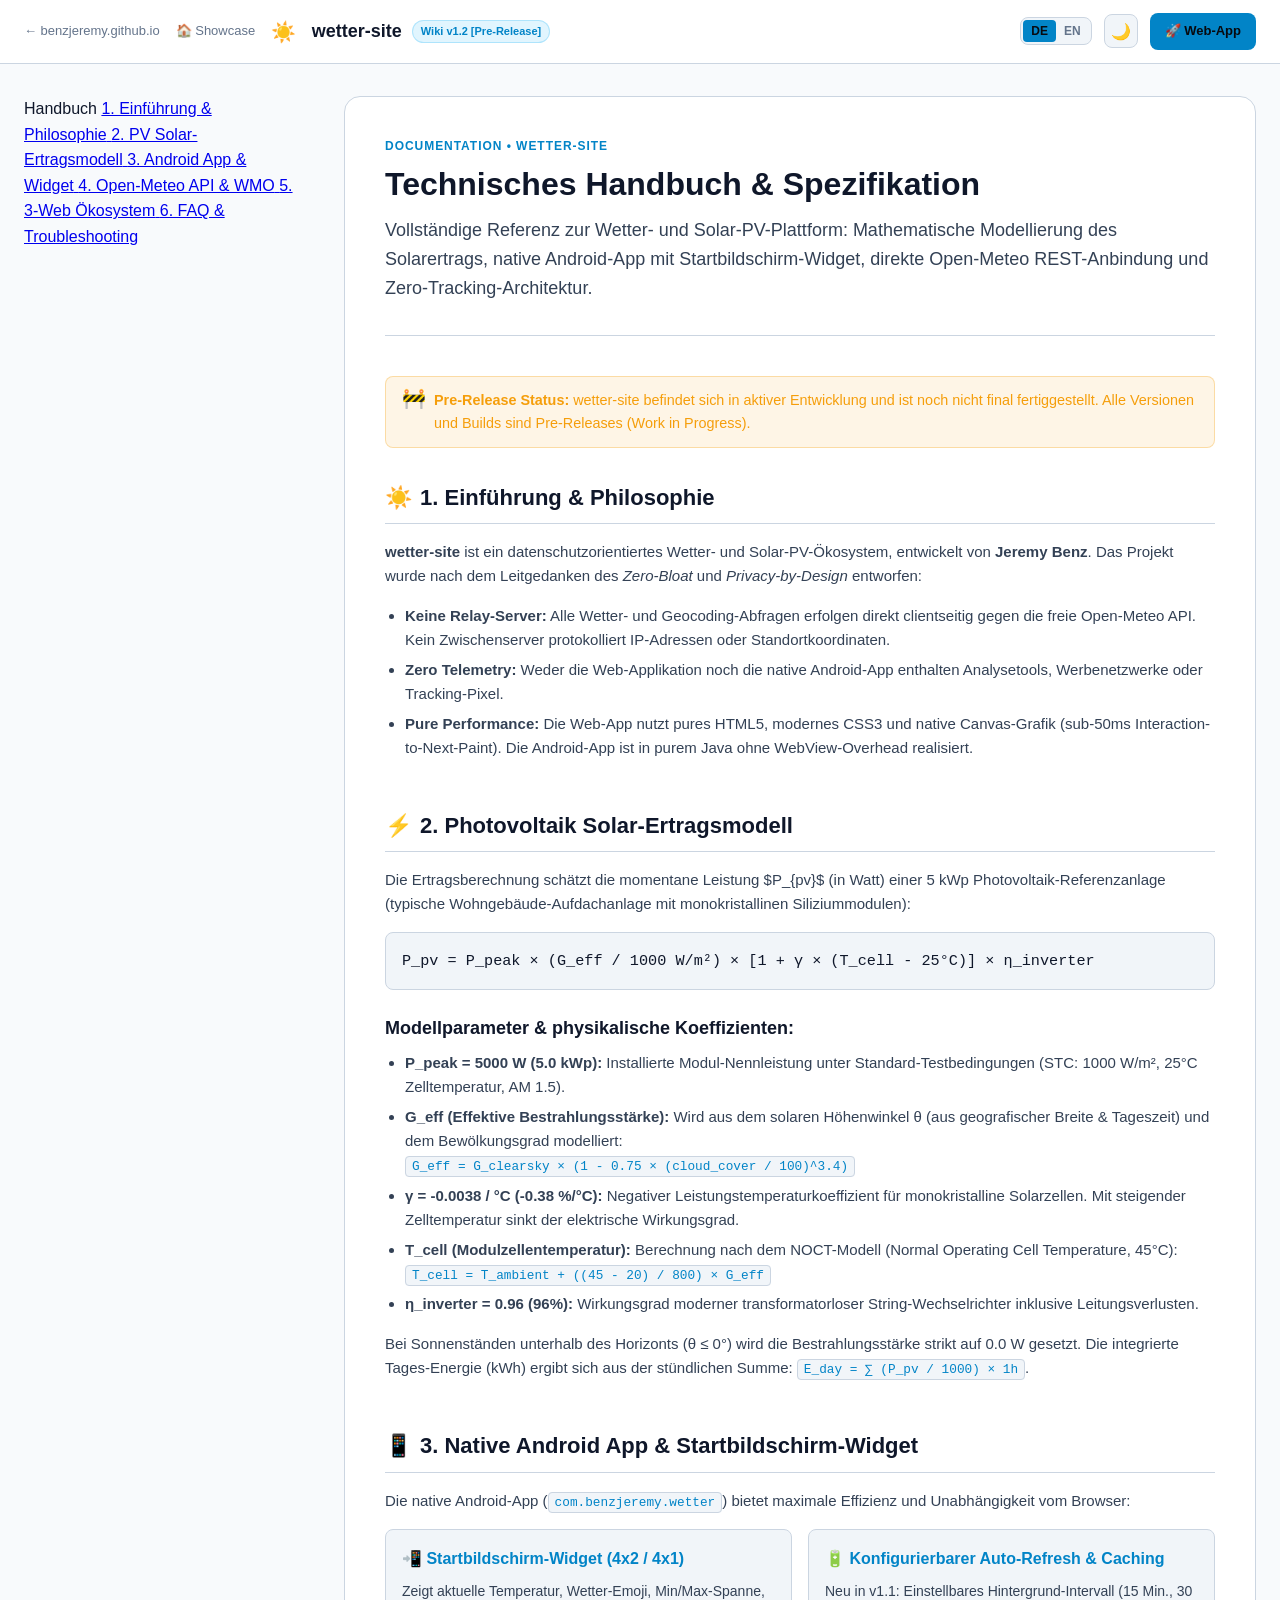
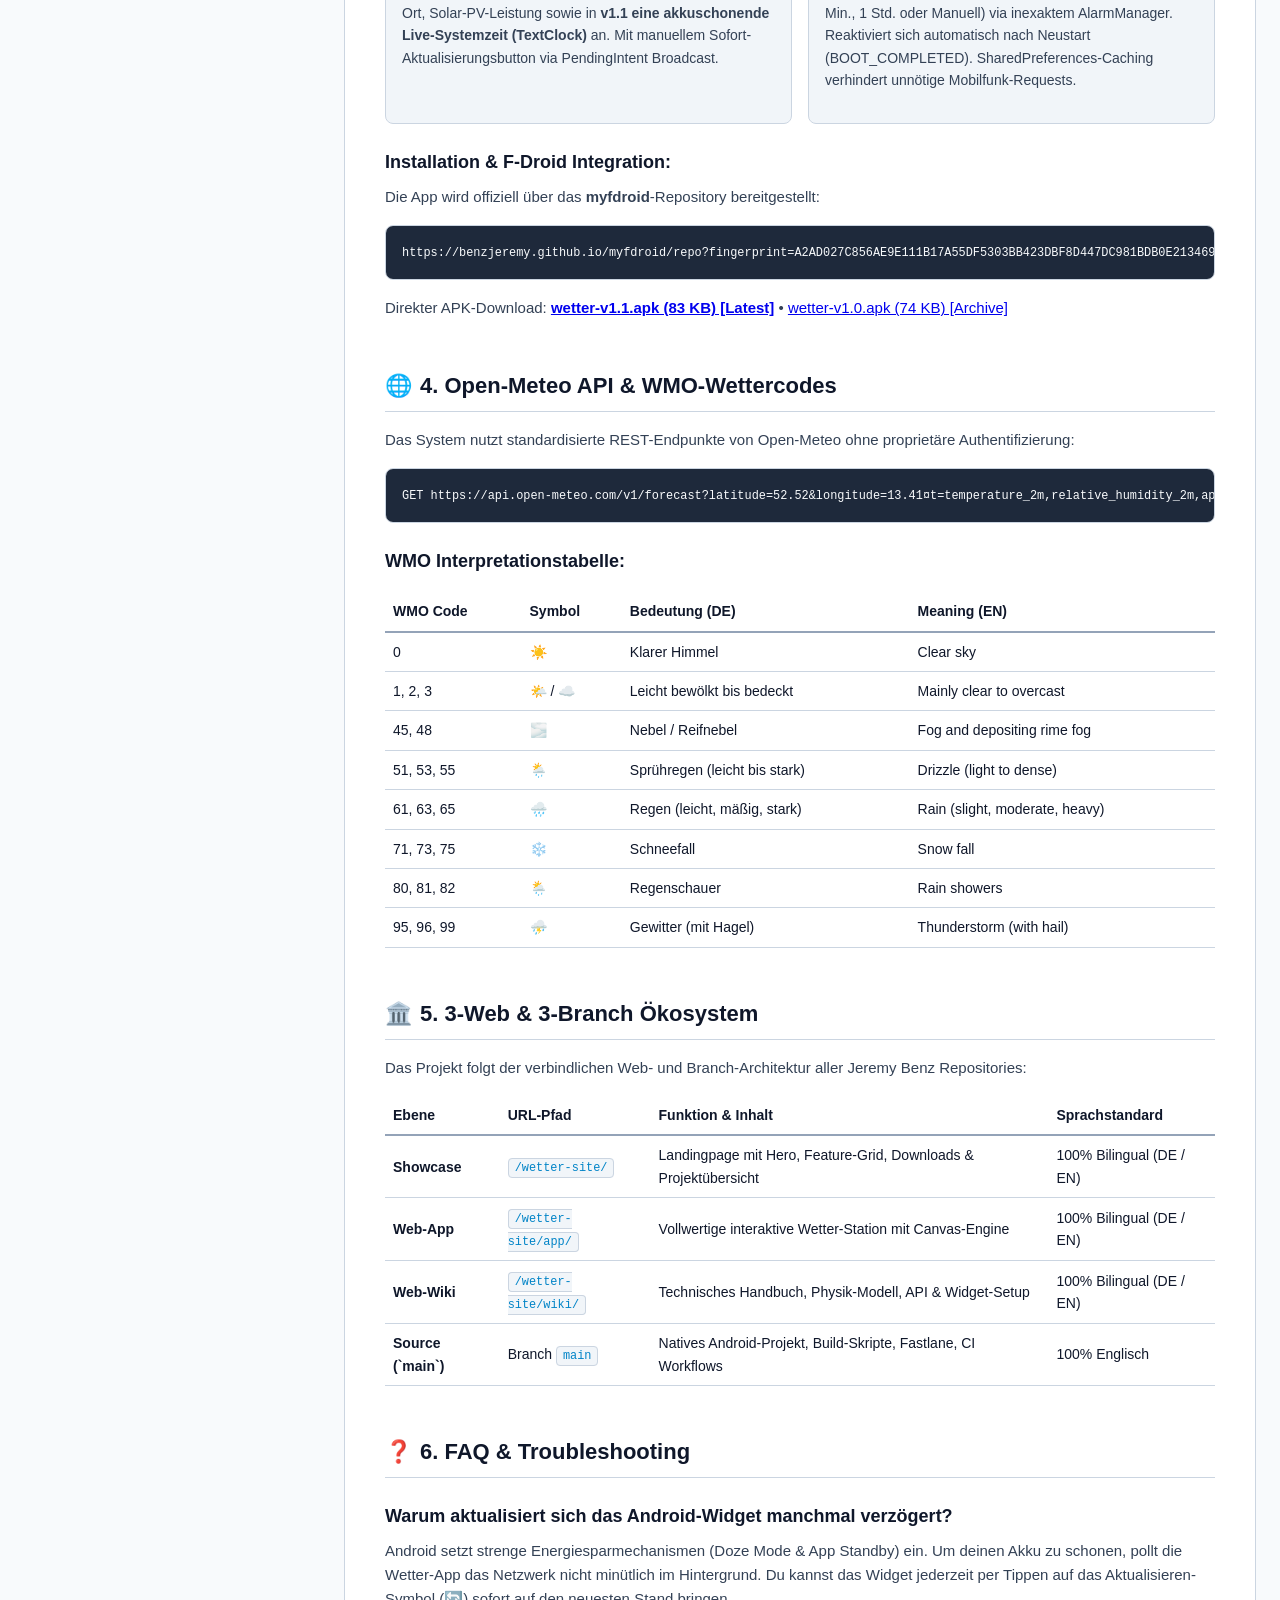
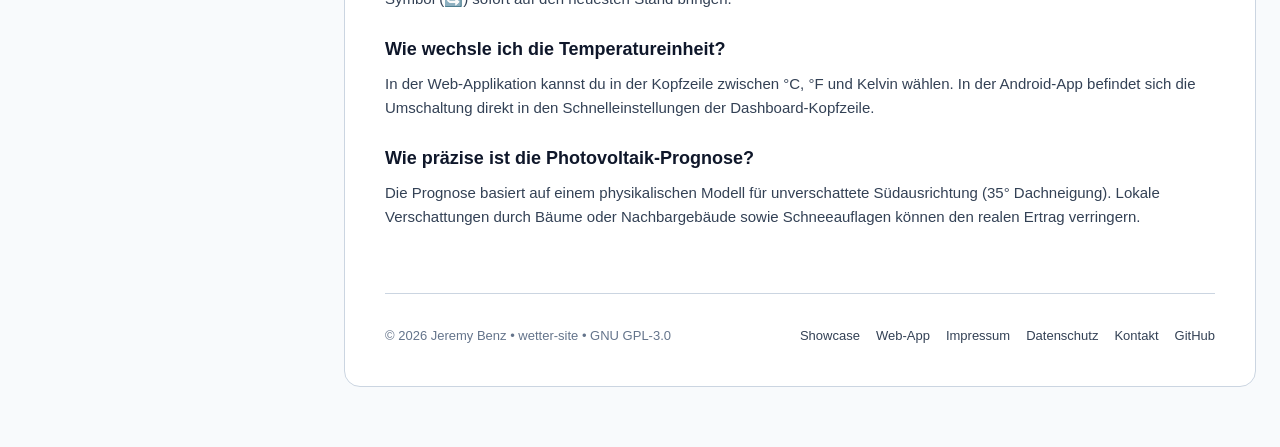
<file: wiki/index.html>
<!DOCTYPE html>
<html lang="de" data-theme="dark">
<head>
  <meta charset="UTF-8">
  <meta name="viewport" content="width=device-width, initial-scale=1.0">
  <meta http-equiv="Content-Security-Policy" content="default-src 'self'; script-src 'self' 'unsafe-inline'; style-src 'self' 'unsafe-inline'; img-src 'self' data: https:; font-src 'self'; frame-src 'none'; object-src 'none'; base-uri 'self';" />
  <meta http-equiv="X-Content-Type-Options" content="nosniff" />
  <meta name="referrer" content="strict-origin-when-cross-origin" />
  <title>wetter-site Wiki &bull; Architektur, Solar-Physik &amp; Android Widget Handbuch</title>
  <meta name="description" content="Offizielles technisches Handbuch für wetter-site: Photovoltaik-Ertragsmodell, direkte Open-Meteo API-Anbindung, native Android App mit Homescreen-Widget und 3-Web Architektur.">
  <link rel="stylesheet" href="wiki.css">
  <link rel="icon" type="image/svg+xml" href="../favicon.svg">
  <script>
    (function() {
      const savedTheme = localStorage.getItem('site_theme');
      if (savedTheme) {
        document.documentElement.setAttribute('data-theme', savedTheme);
      } else if (window.matchMedia && window.matchMedia('(prefers-color-scheme: light)').matches) {
        document.documentElement.setAttribute('data-theme', 'light');
      }
    })();
  </script>
</head>
<body>

  <!-- WIKI HEADER -->
  <header class="wiki-header">
    <div class="wiki-header-container">
      <div class="wiki-brand-group">
        <a href="https://benzjeremy.github.io/" class="eco-back-link" title="Zurück zum zentralen Portfolio">
          <span>← benzjeremy.github.io</span>
        </a>
        <a href="../" class="eco-back-link" title="Zurück zum Showcase">
          <span>🏠 Showcase</span>
        </a>
        <a href="index.html" class="wiki-brand-link">
          <span style="font-size: 1.25rem; margin-right: 0.35rem;">☀️</span>
          <span class="wiki-brand-title">wetter-site</span>
          <span class="wiki-brand-badge">Wiki v1.2 [Pre-Release]</span>
        </a>
      </div>

      <div class="wiki-nav-tools">
        <div class="lang-switch" role="group" aria-label="Sprachauswahl">
          <button type="button" class="lang-btn active" id="btn-lang-de" onclick="setWikiLang('de')">DE</button>
          <button type="button" class="lang-btn" id="btn-lang-en" onclick="setWikiLang('en')">EN</button>
        </div>

        <button type="button" class="theme-toggle-btn" id="themeToggle" onclick="toggleWikiTheme()" title="Theme wechseln">🌙</button>

        <a href="../app/" class="wiki-btn primary">
          <span class="lang-de">🚀 Web-App</span>
          <span class="lang-en" style="display:none;">🚀 Web App</span>
        </a>
      </div>
    </div>
  </header>

  <!-- WIKI LAYOUT -->
  <div class="wiki-layout">
    
    <!-- SIDEBAR NAVIGATION -->
    <aside class="wiki-sidebar">
      <nav class="wiki-nav-menu">
        <div class="wiki-menu-group">
          <span class="wiki-menu-title">
            <span class="lang-de">Handbuch</span>
            <span class="lang-en" style="display:none;">Handbook</span>
          </span>
          <a href="#intro" class="wiki-menu-link active">
            <span class="lang-de">1. Einführung &amp; Philosophie</span>
            <span class="lang-en" style="display:none;">1. Introduction &amp; Philosophy</span>
          </a>
          <a href="#solar-physics" class="wiki-menu-link">
            <span class="lang-de">2. PV Solar-Ertragsmodell</span>
            <span class="lang-en" style="display:none;">2. Solar PV Physics Model</span>
          </a>
          <a href="#android-widget" class="wiki-menu-link">
            <span class="lang-de">3. Android App &amp; Widget</span>
            <span class="lang-en" style="display:none;">3. Android App &amp; Widget</span>
          </a>
          <a href="#api-reference" class="wiki-menu-link">
            <span class="lang-de">4. Open-Meteo API &amp; WMO</span>
            <span class="lang-en" style="display:none;">4. Open-Meteo API &amp; WMO</span>
          </a>
          <a href="#architecture" class="wiki-menu-link">
            <span class="lang-de">5. 3-Web Ökosystem</span>
            <span class="lang-en" style="display:none;">5. 3-Web Ecosystem</span>
          </a>
          <a href="#faq" class="wiki-menu-link">
            <span class="lang-de">6. FAQ &amp; Troubleshooting</span>
            <span class="lang-en" style="display:none;">6. FAQ &amp; Troubleshooting</span>
          </a>
        </div>
      </nav>
    </aside>

    <!-- CONTENT -->
    <main class="wiki-content">
      <article class="wiki-article">

        <div class="wiki-hero-header">
          <p class="wiki-category-tag">Documentation &bull; wetter-site</p>
          <h1 class="wiki-title">
            <span class="lang-de">Technisches Handbuch &amp; Spezifikation</span>
            <span class="lang-en" style="display:none;">Technical Manual &amp; Specification</span>
          </h1>
          <p class="wiki-lead">
            <span class="lang-de">Vollständige Referenz zur Wetter- und Solar-PV-Plattform: Mathematische Modellierung des Solarertrags, native Android-App mit Startbildschirm-Widget, direkte Open-Meteo REST-Anbindung und Zero-Tracking-Architektur.</span>
            <span class="lang-en" style="display:none;">Complete engineering reference for the weather and solar PV platform: Mathematical modeling of solar yield, native Android app with home screen widget, direct Open-Meteo REST integration, and zero-tracking architecture.</span>
          </p>
        </div>

        <!-- Pre-Release Notice -->
        <div style="margin-bottom: 2rem; background: rgba(245, 158, 11, 0.1); border: 1px solid rgba(245, 158, 11, 0.3); border-radius: 8px; padding: 0.75rem 1rem; color: #f59e0b; font-size: 0.9rem; display: flex; align-items: flex-start; gap: 0.5rem; text-align: left;">
          <span style="font-size: 1.2rem; line-height: 1;">🚧</span>
          <div>
            <div class="lang-de"><strong>Pre-Release Status:</strong> wetter-site befindet sich in aktiver Entwicklung und ist noch nicht final fertiggestellt. Alle Versionen und Builds sind Pre-Releases (Work in Progress).</div>
            <div class="lang-en" style="display:none;"><strong>Pre-Release Notice:</strong> wetter-site is under active development and not finalized yet. All releases and builds are Pre-Releases (Work in Progress).</div>
          </div>
        </div>

        <!-- 1. INTRO -->
        <section id="intro" class="wiki-section">
          <h2>
            <span>☀️</span>
            <span class="lang-de">1. Einführung &amp; Philosophie</span>
            <span class="lang-en" style="display:none;">1. Introduction &amp; Philosophy</span>
          </h2>
          <p>
            <span class="lang-de"><strong>wetter-site</strong> ist ein datenschutzorientiertes Wetter- und Solar-PV-Ökosystem, entwickelt von <strong>Jeremy Benz</strong>. Das Projekt wurde nach dem Leitgedanken des <em>Zero-Bloat</em> und <em>Privacy-by-Design</em> entworfen:</span>
            <span class="lang-en" style="display:none;"><strong>wetter-site</strong> is a privacy-first weather and solar PV ecosystem created by <strong>Jeremy Benz</strong>. Built upon the principles of <em>Zero-Bloat</em> and <em>Privacy-by-Design</em>:</span>
          </p>
          <ul>
            <li><span class="lang-de"><strong>Keine Relay-Server:</strong> Alle Wetter- und Geocoding-Abfragen erfolgen direkt clientseitig gegen die freie Open-Meteo API. Kein Zwischenserver protokolliert IP-Adressen oder Standortkoordinaten.</span><span class="lang-en" style="display:none;"><strong>No Relay Servers:</strong> All weather and geocoding requests are performed directly client-side against the open Open-Meteo API. No intermediate proxy logs IP addresses or coordinates.</span></li>
            <li><span class="lang-de"><strong>Zero Telemetry:</strong> Weder die Web-Applikation noch die native Android-App enthalten Analysetools, Werbenetzwerke oder Tracking-Pixel.</span><span class="lang-en" style="display:none;"><strong>Zero Telemetry:</strong> Neither the web application nor the native Android app contains analytics SDKs, advertising libraries, or tracking pixels.</span></li>
            <li><span class="lang-de"><strong>Pure Performance:</strong> Die Web-App nutzt pures HTML5, modernes CSS3 und native Canvas-Grafik (sub-50ms Interaction-to-Next-Paint). Die Android-App ist in purem Java ohne WebView-Overhead realisiert.</span><span class="lang-en" style="display:none;"><strong>Pure Performance:</strong> The web app uses pure HTML5, modern CSS3, and native Canvas rendering (sub-50ms INP). The Android app is implemented in pure Java with zero WebView overhead.</span></li>
          </ul>
        </section>

        <!-- 2. SOLAR PHYSICS -->
        <section id="solar-physics" class="wiki-section">
          <h2>
            <span>⚡</span>
            <span class="lang-de">2. Photovoltaik Solar-Ertragsmodell</span>
            <span class="lang-en" style="display:none;">2. Solar PV Physics Model</span>
          </h2>
          <p>
            <span class="lang-de">Die Ertragsberechnung schätzt die momentane Leistung $P_{pv}$ (in Watt) einer 5 kWp Photovoltaik-Referenzanlage (typische Wohngebäude-Aufdachanlage mit monokristallinen Siliziummodulen):</span>
            <span class="lang-en" style="display:none;">The yield calculation estimates instantaneous electrical power $P_{pv}$ (in Watts) for a 5 kWp residential photovoltaic system with monocrystalline silicon modules:</span>
          </p>

          <div style="margin: 1rem 0; padding: 1rem; background: var(--bg-card); border: 1px solid var(--border-subtle); border-radius: var(--radius-md); font-family: monospace; font-size: 0.95rem;">
            P_pv = P_peak &times; (G_eff / 1000 W/m²) &times; [1 + &gamma; &times; (T_cell - 25°C)] &times; &eta;_inverter
          </div>

          <h3><span class="lang-de">Modellparameter &amp; physikalische Koeffizienten:</span><span class="lang-en" style="display:none;">Model Parameters &amp; Physical Coefficients:</span></h3>
          <ul>
            <li><strong>P_peak = 5000 W (5.0 kWp):</strong> <span class="lang-de">Installierte Modul-Nennleistung unter Standard-Testbedingungen (STC: 1000 W/m², 25°C Zelltemperatur, AM 1.5).</span><span class="lang-en" style="display:none;">Nominal module peak capacity under Standard Test Conditions (STC: 1000 W/m², 25°C cell temperature, AM 1.5).</span></li>
            <li><strong>G_eff (Effektive Bestrahlungsstärke):</strong> <span class="lang-de">Wird aus dem solaren Höhenwinkel &theta; (aus geografischer Breite &amp; Tageszeit) und dem Bewölkungsgrad modelliert:</span><span class="lang-en" style="display:none;">Calculated from solar elevation &theta; and cloud cover percentage:</span><br>
            <code>G_eff = G_clearsky &times; (1 - 0.75 &times; (cloud_cover / 100)^3.4)</code>
            </li>
            <li><strong>&gamma; = -0.0038 / °C (-0.38 %/°C):</strong> <span class="lang-de">Negativer Leistungstemperaturkoeffizient für monokristalline Solarzellen. Mit steigender Zelltemperatur sinkt der elektrische Wirkungsgrad.</span><span class="lang-en" style="display:none;">Negative temperature power coefficient for monocrystalline silicon cells. Higher cell temperatures diminish efficiency.</span></li>
            <li><strong>T_cell (Modulzellentemperatur):</strong> <span class="lang-de">Berechnung nach dem NOCT-Modell (Normal Operating Cell Temperature, 45°C):</span><span class="lang-en" style="display:none;">Estimated via the NOCT model (Nominal Operating Cell Temperature, 45°C):</span><br>
            <code>T_cell = T_ambient + ((45 - 20) / 800) &times; G_eff</code>
            </li>
            <li><strong>&eta;_inverter = 0.96 (96%):</strong> <span class="lang-de">Wirkungsgrad moderner transformatorloser String-Wechselrichter inklusive Leitungsverlusten.</span><span class="lang-en" style="display:none;">Conversion efficiency of modern transformerless string inverters including wiring losses.</span></li>
          </ul>

          <p>
            <span class="lang-de">Bei Sonnenständen unterhalb des Horizonts (&theta; &le; 0°) wird die Bestrahlungsstärke strikt auf 0.0 W gesetzt. Die integrierte Tages-Energie (kWh) ergibt sich aus der stündlichen Summe: <code>E_day = &sum; (P_pv / 1000) &times; 1h</code>.</span>
            <span class="lang-en" style="display:none;">When the sun is below the horizon (&theta; &le; 0°), irradiance is strictly clamped to 0.0 W. Daily cumulative yield (kWh) is calculated by integrating hourly outputs: <code>E_day = &sum; (P_pv / 1000) &times; 1h</code>.</span>
          </p>
        </section>

        <!-- 3. ANDROID WIDGET -->
        <section id="android-widget" class="wiki-section">
          <h2>
            <span>📱</span>
            <span class="lang-de">3. Native Android App &amp; Startbildschirm-Widget</span>
            <span class="lang-en" style="display:none;">3. Native Android App &amp; Home Screen Widget</span>
          </h2>
          <p>
            <span class="lang-de">Die native Android-App (<code>com.benzjeremy.wetter</code>) bietet maximale Effizienz und Unabhängigkeit vom Browser:</span>
            <span class="lang-en" style="display:none;">The native Android app (<code>com.benzjeremy.wetter</code>) provides peak performance and zero browser dependency:</span>
          </p>

          <div class="wiki-grid-2" style="display: grid; grid-template-columns: repeat(auto-fit, minmax(280px, 1fr)); gap: 1rem; margin: 1rem 0;">
            <div style="padding: 1rem; background: var(--bg-card); border: 1px solid var(--border-subtle); border-radius: var(--radius-md);">
              <h4 style="color: var(--accent-sky); margin-bottom: 0.5rem;">📲 Startbildschirm-Widget (4x2 / 4x1)</h4>
              <p style="font-size: 0.875rem; color: var(--text-secondary);">
                <span class="lang-de">Zeigt aktuelle Temperatur, Wetter-Emoji, Min/Max-Spanne, Ort, Solar-PV-Leistung sowie in <strong>v1.1 eine akkuschonende Live-Systemzeit (TextClock)</strong> an. Mit manuellem Sofort-Aktualisierungsbutton via PendingIntent Broadcast.</span>
                <span class="lang-en" style="display:none;">Displays current temperature, weather emoji, min/max range, location, solar PV output, and in <strong>v1.1 a battery-efficient real-time system clock (TextClock)</strong>. Includes a one-tap refresh button via PendingIntent broadcast.</span>
              </p>
            </div>
            <div style="padding: 1rem; background: var(--bg-card); border: 1px solid var(--border-subtle); border-radius: var(--radius-md);">
              <h4 style="color: var(--accent-sky); margin-bottom: 0.5rem;">🔋 Konfigurierbarer Auto-Refresh &amp; Caching</h4>
              <p style="font-size: 0.875rem; color: var(--text-secondary);">
                <span class="lang-de">Neu in v1.1: Einstellbares Hintergrund-Intervall (15 Min., 30 Min., 1 Std. oder Manuell) via inexaktem AlarmManager. Reaktiviert sich automatisch nach Neustart (BOOT_COMPLETED). SharedPreferences-Caching verhindert unnötige Mobilfunk-Requests.</span>
                <span class="lang-en" style="display:none;">New in v1.1: Configurable background interval (15m, 30m, 1h, or manual/off) using Android inexact AlarmManager. Automatically scheduled on device restart (BOOT_COMPLETED). SharedPreferences caching eliminates redundant cellular requests.</span>
              </p>
            </div>
          </div>

          <h3><span class="lang-de">Installation &amp; F-Droid Integration:</span><span class="lang-en" style="display:none;">Installation &amp; F-Droid Integration:</span></h3>
          <p>
            <span class="lang-de">Die App wird offiziell über das <strong>myfdroid</strong>-Repository bereitgestellt:</span>
            <span class="lang-en" style="display:none;">The app is officially distributed through the <strong>myfdroid</strong> repository:</span>
          </p>
          <pre><code>https://benzjeremy.github.io/myfdroid/repo?fingerprint=A2AD027C856AE9E111B17A55DF5303BB423DBF8D447DC981BDB0E21346963CB7</code></pre>
          <p>
            <span class="lang-de">Direkter APK-Download: <a href="https://benzjeremy.github.io/myfdroid/repo/wetter-v1.1.apk" target="_blank" rel="noopener noreferrer"><strong>wetter-v1.1.apk (83 KB) [Latest]</strong></a> &bull; <a href="https://benzjeremy.github.io/myfdroid/repo/wetter-v1.0.apk" target="_blank" rel="noopener noreferrer">wetter-v1.0.apk (74 KB) [Archive]</a></span>
            <span class="lang-en" style="display:none;">Direct APK download: <a href="https://benzjeremy.github.io/myfdroid/repo/wetter-v1.1.apk" target="_blank" rel="noopener noreferrer"><strong>wetter-v1.1.apk (83 KB) [Latest]</strong></a> &bull; <a href="https://benzjeremy.github.io/myfdroid/repo/wetter-v1.0.apk" target="_blank" rel="noopener noreferrer">wetter-v1.0.apk (74 KB) [Archive]</a></span>
          </p>
        </section>

        <!-- 4. API REFERENCE -->
        <section id="api-reference" class="wiki-section">
          <h2>
            <span>🌐</span>
            <span class="lang-de">4. Open-Meteo API &amp; WMO-Wettercodes</span>
            <span class="lang-en" style="display:none;">4. Open-Meteo API &amp; WMO Codes</span>
          </h2>
          <p>
            <span class="lang-de">Das System nutzt standardisierte REST-Endpunkte von Open-Meteo ohne proprietäre Authentifizierung:</span>
            <span class="lang-en" style="display:none;">The system relies on standardized public REST endpoints provided by Open-Meteo without authentication:</span>
          </p>

          <pre><code>GET https://api.open-meteo.com/v1/forecast?latitude=52.52&longitude=13.41&current=temperature_2m,relative_humidity_2m,apparent_temperature,weather_code,surface_pressure,wind_speed_10m&hourly=temperature_2m,precipitation_probability,cloud_cover&daily=weather_code,temperature_2m_max,temperature_2m_min&timezone=auto</code></pre>

          <h3><span class="lang-de">WMO Interpretationstabelle:</span><span class="lang-en" style="display:none;">WMO Weather Interpretation Table:</span></h3>
          <div style="overflow-x: auto; margin: 1rem 0;">
            <table style="width: 100%; border-collapse: collapse; font-size: 0.875rem;">
              <thead>
                <tr style="border-bottom: 2px solid var(--border-strong); text-align: left;">
                  <th style="padding: 0.5rem;">WMO Code</th>
                  <th style="padding: 0.5rem;">Symbol</th>
                  <th style="padding: 0.5rem;">Bedeutung (DE)</th>
                  <th style="padding: 0.5rem;">Meaning (EN)</th>
                </tr>
              </thead>
              <tbody>
                <tr style="border-bottom: 1px solid var(--border-subtle);"><td style="padding: 0.5rem;">0</td><td style="padding: 0.5rem;">☀️</td><td style="padding: 0.5rem;">Klarer Himmel</td><td style="padding: 0.5rem;">Clear sky</td></tr>
                <tr style="border-bottom: 1px solid var(--border-subtle);"><td style="padding: 0.5rem;">1, 2, 3</td><td style="padding: 0.5rem;">🌤️ / ☁️</td><td style="padding: 0.5rem;">Leicht bewölkt bis bedeckt</td><td style="padding: 0.5rem;">Mainly clear to overcast</td></tr>
                <tr style="border-bottom: 1px solid var(--border-subtle);"><td style="padding: 0.5rem;">45, 48</td><td style="padding: 0.5rem;">🌫️</td><td style="padding: 0.5rem;">Nebel / Reifnebel</td><td style="padding: 0.5rem;">Fog and depositing rime fog</td></tr>
                <tr style="border-bottom: 1px solid var(--border-subtle);"><td style="padding: 0.5rem;">51, 53, 55</td><td style="padding: 0.5rem;">🌦️</td><td style="padding: 0.5rem;">Sprühregen (leicht bis stark)</td><td style="padding: 0.5rem;">Drizzle (light to dense)</td></tr>
                <tr style="border-bottom: 1px solid var(--border-subtle);"><td style="padding: 0.5rem;">61, 63, 65</td><td style="padding: 0.5rem;">🌧️</td><td style="padding: 0.5rem;">Regen (leicht, mäßig, stark)</td><td style="padding: 0.5rem;">Rain (slight, moderate, heavy)</td></tr>
                <tr style="border-bottom: 1px solid var(--border-subtle);"><td style="padding: 0.5rem;">71, 73, 75</td><td style="padding: 0.5rem;">❄️</td><td style="padding: 0.5rem;">Schneefall</td><td style="padding: 0.5rem;">Snow fall</td></tr>
                <tr style="border-bottom: 1px solid var(--border-subtle);"><td style="padding: 0.5rem;">80, 81, 82</td><td style="padding: 0.5rem;">🌦️</td><td style="padding: 0.5rem;">Regenschauer</td><td style="padding: 0.5rem;">Rain showers</td></tr>
                <tr style="border-bottom: 1px solid var(--border-subtle);"><td style="padding: 0.5rem;">95, 96, 99</td><td style="padding: 0.5rem;">⛈️</td><td style="padding: 0.5rem;">Gewitter (mit Hagel)</td><td style="padding: 0.5rem;">Thunderstorm (with hail)</td></tr>
              </tbody>
            </table>
          </div>
        </section>

        <!-- 5. ARCHITECTURE -->
        <section id="architecture" class="wiki-section">
          <h2>
            <span>🏛️</span>
            <span class="lang-de">5. 3-Web &amp; 3-Branch Ökosystem</span>
            <span class="lang-en" style="display:none;">5. 3-Web &amp; 3-Branch Architecture</span>
          </h2>
          <p>
            <span class="lang-de">Das Projekt folgt der verbindlichen Web- und Branch-Architektur aller Jeremy Benz Repositories:</span>
            <span class="lang-en" style="display:none;">The project implements the official Web and Branch architecture standard across Jeremy Benz repositories:</span>
          </p>

          <div style="overflow-x: auto; margin: 1rem 0;">
            <table style="width: 100%; border-collapse: collapse; font-size: 0.875rem;">
              <thead>
                <tr style="border-bottom: 2px solid var(--border-strong); text-align: left;">
                  <th style="padding: 0.5rem;">Ebene</th>
                  <th style="padding: 0.5rem;">URL-Pfad</th>
                  <th style="padding: 0.5rem;">Funktion &amp; Inhalt</th>
                  <th style="padding: 0.5rem;">Sprachstandard</th>
                </tr>
              </thead>
              <tbody>
                <tr style="border-bottom: 1px solid var(--border-subtle);">
                  <td style="padding: 0.5rem;"><strong>Showcase</strong></td>
                  <td style="padding: 0.5rem;"><code>/wetter-site/</code></td>
                  <td style="padding: 0.5rem;">Landingpage mit Hero, Feature-Grid, Downloads &amp; Projektübersicht</td>
                  <td style="padding: 0.5rem;">100% Bilingual (DE / EN)</td>
                </tr>
                <tr style="border-bottom: 1px solid var(--border-subtle);">
                  <td style="padding: 0.5rem;"><strong>Web-App</strong></td>
                  <td style="padding: 0.5rem;"><code>/wetter-site/app/</code></td>
                  <td style="padding: 0.5rem;">Vollwertige interaktive Wetter-Station mit Canvas-Engine</td>
                  <td style="padding: 0.5rem;">100% Bilingual (DE / EN)</td>
                </tr>
                <tr style="border-bottom: 1px solid var(--border-subtle);">
                  <td style="padding: 0.5rem;"><strong>Web-Wiki</strong></td>
                  <td style="padding: 0.5rem;"><code>/wetter-site/wiki/</code></td>
                  <td style="padding: 0.5rem;">Technisches Handbuch, Physik-Modell, API &amp; Widget-Setup</td>
                  <td style="padding: 0.5rem;">100% Bilingual (DE / EN)</td>
                </tr>
                <tr style="border-bottom: 1px solid var(--border-subtle);">
                  <td style="padding: 0.5rem;"><strong>Source (`main`)</strong></td>
                  <td style="padding: 0.5rem;">Branch <code>main</code></td>
                  <td style="padding: 0.5rem;">Natives Android-Projekt, Build-Skripte, Fastlane, CI Workflows</td>
                  <td style="padding: 0.5rem;">100% Englisch</td>
                </tr>
              </tbody>
            </table>
          </div>
        </section>

        <!-- 6. FAQ -->
        <section id="faq" class="wiki-section">
          <h2>
            <span>❓</span>
            <span class="lang-de">6. FAQ &amp; Troubleshooting</span>
            <span class="lang-en" style="display:none;">6. FAQ &amp; Troubleshooting</span>
          </h2>

          <h3><span class="lang-de">Warum aktualisiert sich das Android-Widget manchmal verzögert?</span><span class="lang-en" style="display:none;">Why does the Android widget sometimes update with a delay?</span></h3>
          <p>
            <span class="lang-de">Android setzt strenge Energiesparmechanismen (Doze Mode &amp; App Standby) ein. Um deinen Akku zu schonen, pollt die Wetter-App das Netzwerk nicht minütlich im Hintergrund. Du kannst das Widget jederzeit per Tippen auf das Aktualisieren-Symbol (🔄) sofort auf den neuesten Stand bringen.</span>
            <span class="lang-en" style="display:none;">Android enforces strict battery optimization (Doze Mode &amp; App Standby). To preserve battery life, the weather app does not continuously poll the network in the background. You can instantly update the widget at any time by tapping the refresh icon (🔄).</span>
          </p>

          <h3><span class="lang-de">Wie wechsle ich die Temperatureinheit?</span><span class="lang-en" style="display:none;">How do I switch the temperature unit?</span></h3>
          <p>
            <span class="lang-de">In der Web-Applikation kannst du in der Kopfzeile zwischen °C, °F und Kelvin wählen. In der Android-App befindet sich die Umschaltung direkt in den Schnelleinstellungen der Dashboard-Kopfzeile.</span>
            <span class="lang-en" style="display:none;">In the web application, select your preferred unit (°C, °F, or Kelvin) in the header. In the Android app, use the unit switch located directly in the dashboard header.</span>
          </p>

          <h3><span class="lang-de">Wie präzise ist die Photovoltaik-Prognose?</span><span class="lang-en" style="display:none;">How accurate is the solar PV forecast?</span></h3>
          <p>
            <span class="lang-de">Die Prognose basiert auf einem physikalischen Modell für unverschattete Südausrichtung (35° Dachneigung). Lokale Verschattungen durch Bäume oder Nachbargebäude sowie Schneeauflagen können den realen Ertrag verringern.</span>
            <span class="lang-en" style="display:none;">The calculation assumes an unshaded south-facing installation with 35° roof pitch. Local shading from trees or surrounding buildings as well as snow cover can diminish real-world yields.</span>
          </p>
        </section>

        <!-- FOOTER -->
        <footer class="wiki-footer">
          <div>© 2026 Jeremy Benz &bull; wetter-site &bull; GNU GPL-3.0</div>
          <div style="display: flex; gap: 1rem; flex-wrap: wrap;">
            <a href="../">Showcase</a>
            <a href="../app/">Web-App</a>
            <a href="../impressum.html">Impressum</a>
            <a href="../datenschutz.html">Datenschutz</a>
            <a href="../kontakt.html">Kontakt</a>
            <a href="https://github.com/benzjeremy/wetter-site" target="_blank" rel="noopener noreferrer">GitHub</a>
          </div>
        </footer>

      </article>
    </main>
  </div>

  <script>
    function setWikiLang(lang) {
      const isDe = lang === 'de';
      document.querySelectorAll('.lang-de').forEach(el => el.style.display = isDe ? '' : 'none');
      document.querySelectorAll('.lang-en').forEach(el => el.style.display = isDe ? 'none' : '');
      document.getElementById('btn-lang-de').classList.toggle('active', isDe);
      document.getElementById('btn-lang-en').classList.toggle('active', !isDe);
      try { localStorage.setItem('wetter_wiki_lang', lang); } catch(e) {}
    }

    function toggleWikiTheme() {
      const current = document.documentElement.getAttribute('data-theme') || 'dark';
      const next = current === 'dark' ? 'light' : 'dark';
      document.documentElement.setAttribute('data-theme', next);
      try { localStorage.setItem('site_theme', next); } catch(e) {}
      document.getElementById('themeToggle').textContent = next === 'dark' ? '🌙' : '☀️';
    }

    (function() {
      const savedLang = localStorage.getItem('wetter_wiki_lang') || 'de';
      setWikiLang(savedLang);
      const savedTheme = localStorage.getItem('site_theme') || 'dark';
      document.getElementById('themeToggle').textContent = savedTheme === 'dark' ? '🌙' : '☀️';
    })();
  </script>
</body>
</html>
</file>
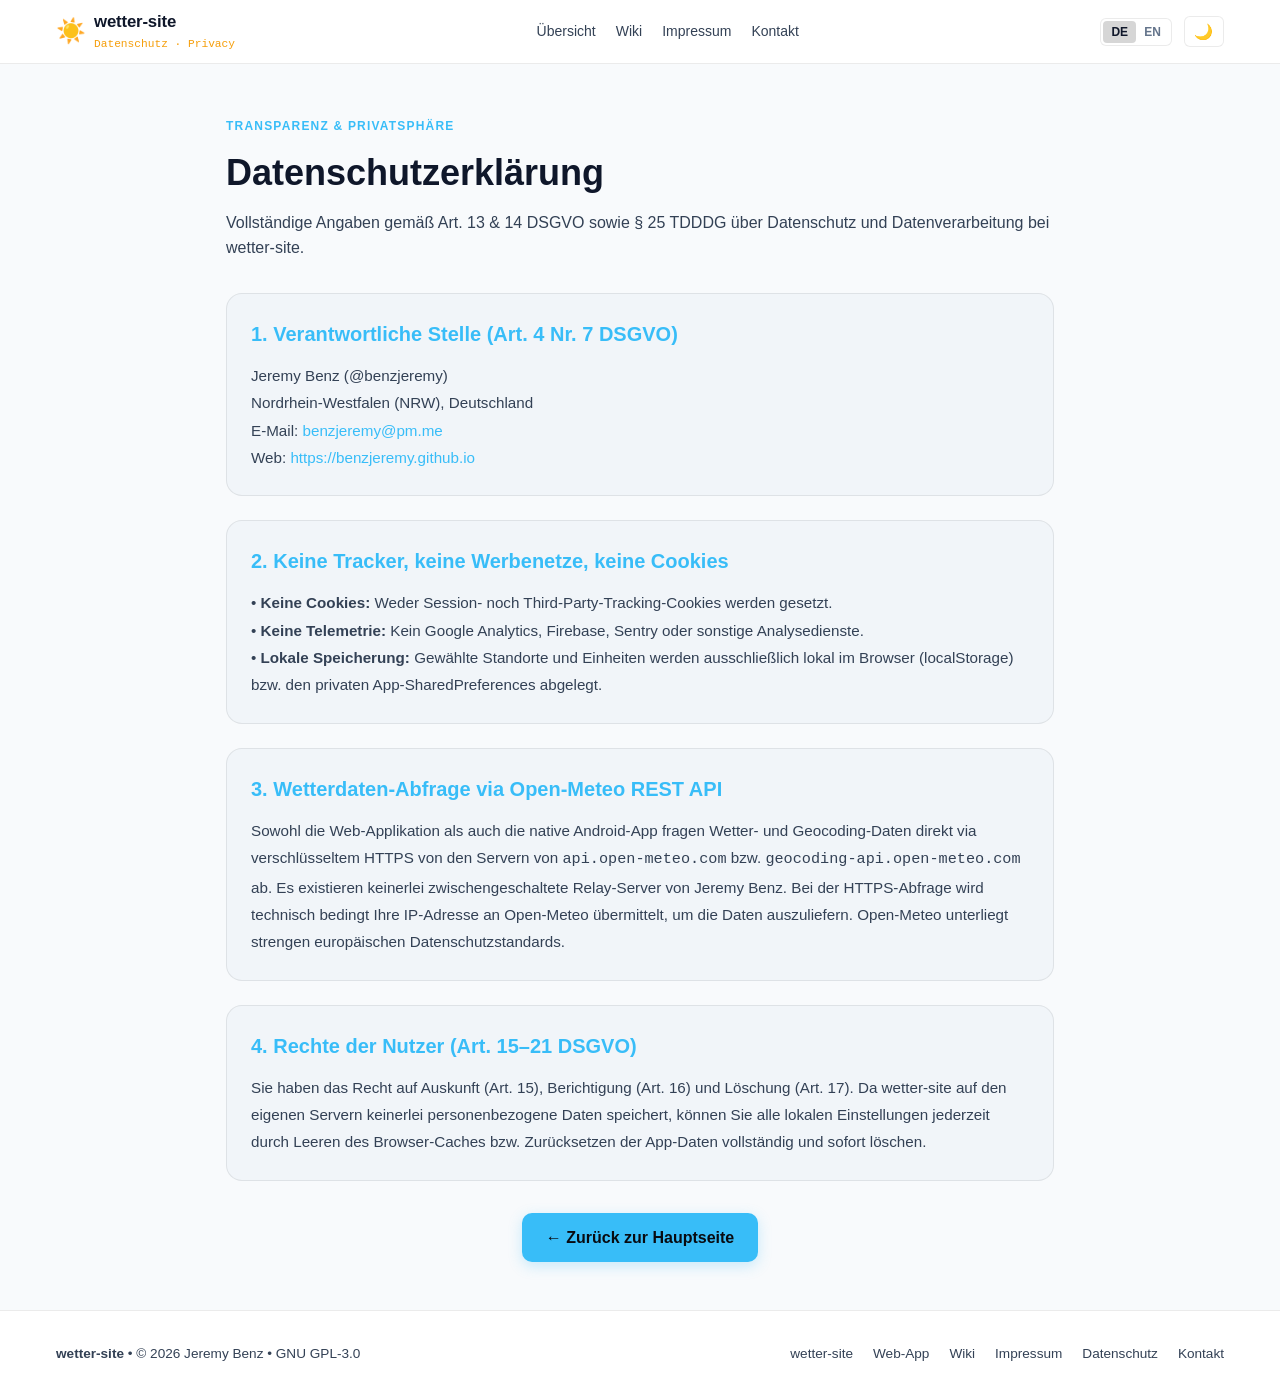
<file: datenschutz.html>
<!DOCTYPE html>
<html lang="de" data-theme="dark">
<head>
  <meta charset="UTF-8">
  <meta name="viewport" content="width=device-width, initial-scale=1.0">
  <meta http-equiv="Content-Security-Policy" content="default-src 'self'; script-src 'self' 'unsafe-inline'; style-src 'self' 'unsafe-inline'; img-src 'self' data: https:; font-src 'self'; frame-src 'none'; object-src 'none'; base-uri 'self';" />
  <meta http-equiv="X-Content-Type-Options" content="nosniff" />
  <meta name="referrer" content="strict-origin-when-cross-origin" />
  <title>Datenschutzerklärung – wetter-site · Jeremy Benz</title>
  <meta name="description" content="Datenschutzerklärung nach DSGVO und § 25 TDDDG für die wetter-site Plattform: 100% werbefrei, keine Tracker, direkte Open-Meteo REST-Verbindung.">
  <link rel="icon" type="image/svg+xml" href="favicon.svg">
  <link rel="stylesheet" href="style.css?v=1.2">
  <script>
    (function() {
      const savedTheme = localStorage.getItem('site_theme');
      if (savedTheme) {
        document.documentElement.setAttribute('data-theme', savedTheme);
      } else if (window.matchMedia && window.matchMedia('(prefers-color-scheme: light)').matches) {
        document.documentElement.setAttribute('data-theme', 'light');
      }
    })();
  </script>
</head>
<body>

  <!-- HEADER -->
  <header class="site-header">
    <div class="container header-container">
      <div class="brand-area">
        <a href="index.html" class="brand-link">
          <span class="brand-icon" aria-hidden="true">☀️</span>
          <div class="brand-info">
            <span class="brand-name">wetter-site</span>
            <span class="brand-ver">Datenschutz · Privacy</span>
          </div>
        </a>
      </div>

      <nav class="main-nav">
        <a href="index.html">
          <span class="lang-de">Übersicht</span>
          <span class="lang-en" style="display:none;">Overview</span>
        </a>
        <a href="wiki/">
          <span class="lang-de">Wiki</span>
          <span class="lang-en" style="display:none;">Wiki</span>
        </a>
        <a href="impressum.html">
          <span class="lang-de">Impressum</span>
          <span class="lang-en" style="display:none;">Legal Notice</span>
        </a>
        <a href="kontakt.html">
          <span class="lang-de">Kontakt</span>
          <span class="lang-en" style="display:none;">Contact</span>
        </a>
      </nav>

      <div class="nav-actions">
        <div class="lang-switch" role="group" aria-label="Sprachauswahl">
          <button type="button" class="lang-btn active" id="btn-lang-de" onclick="setLang('de')">DE</button>
          <button type="button" class="lang-btn" id="btn-lang-en" onclick="setLang('en')">EN</button>
        </div>
        <button type="button" class="theme-btn" id="themeToggle" onclick="toggleTheme()" title="Theme wechseln">🌙</button>
      </div>
    </div>
  </header>

  <main style="padding: 3rem 0;">
    <div class="container" style="max-width: 860px;">
      
      <div style="margin-bottom: 2rem;">
        <p class="section-tag">
          <span class="lang-de">Transparenz &amp; Privatsphäre</span>
          <span class="lang-en" style="display:none;">Transparency &amp; Privacy</span>
        </p>
        <h1 style="font-size: 2.25rem; font-weight: 800; margin-bottom: 0.5rem;">
          <span class="lang-de">Datenschutzerklärung</span>
          <span class="lang-en" style="display:none;">Privacy Policy</span>
        </h1>
        <p style="color: var(--text-secondary); font-size: 1rem;">
          <span class="lang-de">Vollständige Angaben gemäß Art. 13 &amp; 14 DSGVO sowie § 25 TDDDG über Datenschutz und Datenverarbeitung bei wetter-site.</span>
          <span class="lang-en" style="display:none;">Disclosures pursuant to Arts. 13 &amp; 14 GDPR and § 25 TDDDG concerning data protection and processing in wetter-site.</span>
        </p>
      </div>

      <div style="background: var(--bg-card); border: 1px solid var(--border-subtle); border-radius: var(--radius-lg); padding: 1.5rem; margin-bottom: 1.5rem;">
        <h2 style="font-size: 1.25rem; color: var(--accent-sky); margin-bottom: 0.75rem;">
          <span class="lang-de">1. Verantwortliche Stelle (Art. 4 Nr. 7 DSGVO)</span>
          <span class="lang-en" style="display:none;">1. Responsible Controller (Art. 4 (7) GDPR)</span>
        </h2>
        <div style="color: var(--text-secondary); line-height: 1.8; font-size: 0.95rem;">
          <p>Jeremy Benz (@benzjeremy)</p>
          <p><span class="lang-de">Nordrhein-Westfalen (NRW), Deutschland</span><span class="lang-en" style="display:none;">North Rhine-Westphalia (NRW), Germany</span></p>
          <p>E-Mail: <a href="mailto:benzjeremy@pm.me" style="color: var(--accent-sky);">benzjeremy@pm.me</a></p>
          <p>Web: <a href="https://benzjeremy.github.io" style="color: var(--accent-sky);">https://benzjeremy.github.io</a></p>
        </div>
      </div>

      <div style="background: var(--bg-card); border: 1px solid var(--border-subtle); border-radius: var(--radius-lg); padding: 1.5rem; margin-bottom: 1.5rem;">
        <h2 style="font-size: 1.25rem; color: var(--accent-sky); margin-bottom: 0.75rem;">
          <span class="lang-de">2. Keine Tracker, keine Werbenetze, keine Cookies</span>
          <span class="lang-en" style="display:none;">2. Zero Trackers, Zero Ad Networks, Zero Cookies</span>
        </h2>
        <div style="color: var(--text-secondary); line-height: 1.8; font-size: 0.95rem;">
          <p class="lang-de">• <strong>Keine Cookies:</strong> Weder Session- noch Third-Party-Tracking-Cookies werden gesetzt.</p>
          <p class="lang-en" style="display:none;">• <strong>No Cookies:</strong> Neither session nor third-party tracking cookies are deployed.</p>
          <p class="lang-de">• <strong>Keine Telemetrie:</strong> Kein Google Analytics, Firebase, Sentry oder sonstige Analysedienste.</p>
          <p class="lang-en" style="display:none;">• <strong>No Telemetry:</strong> Zero Google Analytics, Firebase, Sentry, or third-party analysis services.</p>
          <p class="lang-de">• <strong>Lokale Speicherung:</strong> Gewählte Standorte und Einheiten werden ausschließlich lokal im Browser (localStorage) bzw. den privaten App-SharedPreferences abgelegt.</p>
          <p class="lang-en" style="display:none;">• <strong>Local Storage:</strong> Selected locations and preferred units remain strictly local within the browser (localStorage) or private app SharedPreferences.</p>
        </div>
      </div>

      <div style="background: var(--bg-card); border: 1px solid var(--border-subtle); border-radius: var(--radius-lg); padding: 1.5rem; margin-bottom: 1.5rem;">
        <h2 style="font-size: 1.25rem; color: var(--accent-sky); margin-bottom: 0.75rem;">
          <span class="lang-de">3. Wetterdaten-Abfrage via Open-Meteo REST API</span>
          <span class="lang-en" style="display:none;">3. Weather Queries via Open-Meteo REST API</span>
        </h2>
        <div style="color: var(--text-secondary); line-height: 1.8; font-size: 0.95rem;">
          <p class="lang-de">Sowohl die Web-Applikation als auch die native Android-App fragen Wetter- und Geocoding-Daten direkt via verschlüsseltem HTTPS von den Servern von <code>api.open-meteo.com</code> bzw. <code>geocoding-api.open-meteo.com</code> ab. Es existieren keinerlei zwischengeschaltete Relay-Server von Jeremy Benz. Bei der HTTPS-Abfrage wird technisch bedingt Ihre IP-Adresse an Open-Meteo übermittelt, um die Daten auszuliefern. Open-Meteo unterliegt strengen europäischen Datenschutzstandards.</p>
          <p class="lang-en" style="display:none;">Both the web application and the native Android app retrieve weather and geocoding metrics directly via encrypted HTTPS from <code>api.open-meteo.com</code> and <code>geocoding-api.open-meteo.com</code>. There are zero intermediate relay servers operated by Jeremy Benz. Technical IP transmission occurs directly to Open-Meteo strictly to fulfill data delivery. Open-Meteo complies with European privacy frameworks.</p>
        </div>
      </div>

      <div style="background: var(--bg-card); border: 1px solid var(--border-subtle); border-radius: var(--radius-lg); padding: 1.5rem; margin-bottom: 1.5rem;">
        <h2 style="font-size: 1.25rem; color: var(--accent-sky); margin-bottom: 0.75rem;">
          <span class="lang-de">4. Rechte der Nutzer (Art. 15–21 DSGVO)</span>
          <span class="lang-en" style="display:none;">4. User Rights (Arts. 15–21 GDPR)</span>
        </h2>
        <div style="color: var(--text-secondary); line-height: 1.8; font-size: 0.95rem;">
          <p class="lang-de">Sie haben das Recht auf Auskunft (Art. 15), Berichtigung (Art. 16) und Löschung (Art. 17). Da wetter-site auf den eigenen Servern keinerlei personenbezogene Daten speichert, können Sie alle lokalen Einstellungen jederzeit durch Leeren des Browser-Caches bzw. Zurücksetzen der App-Daten vollständig und sofort löschen.</p>
          <p class="lang-en" style="display:none;">You have full rights to access (Art. 15), rectification (Art. 16), and erasure (Art. 17). Because wetter-site stores zero personal data on its servers, clearing your browser cache or clearing app data instantly purges all local configurations.</p>
        </div>
      </div>

      <div style="text-align: center; margin-top: 2rem;">
        <a href="index.html" class="btn-primary" style="display: inline-block;">
          <span class="lang-de">← Zurück zur Hauptseite</span>
          <span class="lang-en" style="display:none;">← Back to Main Page</span>
        </a>
      </div>

    </div>
  </main>

  <!-- FOOTER -->
  <footer class="site-footer">
    <div class="container footer-inner">
      <div>
        <strong>wetter-site</strong> &bull; © 2026 Jeremy Benz &bull; GNU GPL-3.0
      </div>
      <div class="footer-links">
        <a href="index.html">wetter-site</a>
        <a href="app/">Web-App</a>
        <a href="wiki/">Wiki</a>
        <a href="impressum.html">Impressum</a>
        <a href="datenschutz.html">Datenschutz</a>
        <a href="kontakt.html">Kontakt</a>
      </div>
    </div>
  </footer>

  <script>
    function setLang(lang) {
      const isDe = lang === 'de';
      document.querySelectorAll('.lang-de').forEach(el => el.style.display = isDe ? '' : 'none');
      document.querySelectorAll('.lang-en').forEach(el => el.style.display = isDe ? 'none' : '');
      document.getElementById('btn-lang-de').classList.toggle('active', isDe);
      document.getElementById('btn-lang-en').classList.toggle('active', !isDe);
      try { localStorage.setItem('site_lang', lang); } catch (e) {}
    }

    function toggleTheme() {
      const current = document.documentElement.getAttribute('data-theme') || 'dark';
      const next = current === 'dark' ? 'light' : 'dark';
      document.documentElement.setAttribute('data-theme', next);
      try { localStorage.setItem('site_theme', next); } catch (e) {}
      document.getElementById('themeToggle').textContent = next === 'dark' ? '🌙' : '☀️';
    }

    (function() {
      const savedLang = localStorage.getItem('site_lang') || 'de';
      setLang(savedLang);
      const savedTheme = localStorage.getItem('site_theme') || 'dark';
      document.getElementById('themeToggle').textContent = savedTheme === 'dark' ? '🌙' : '☀️';
    })();
  </script>
</body>
</html>
</file>
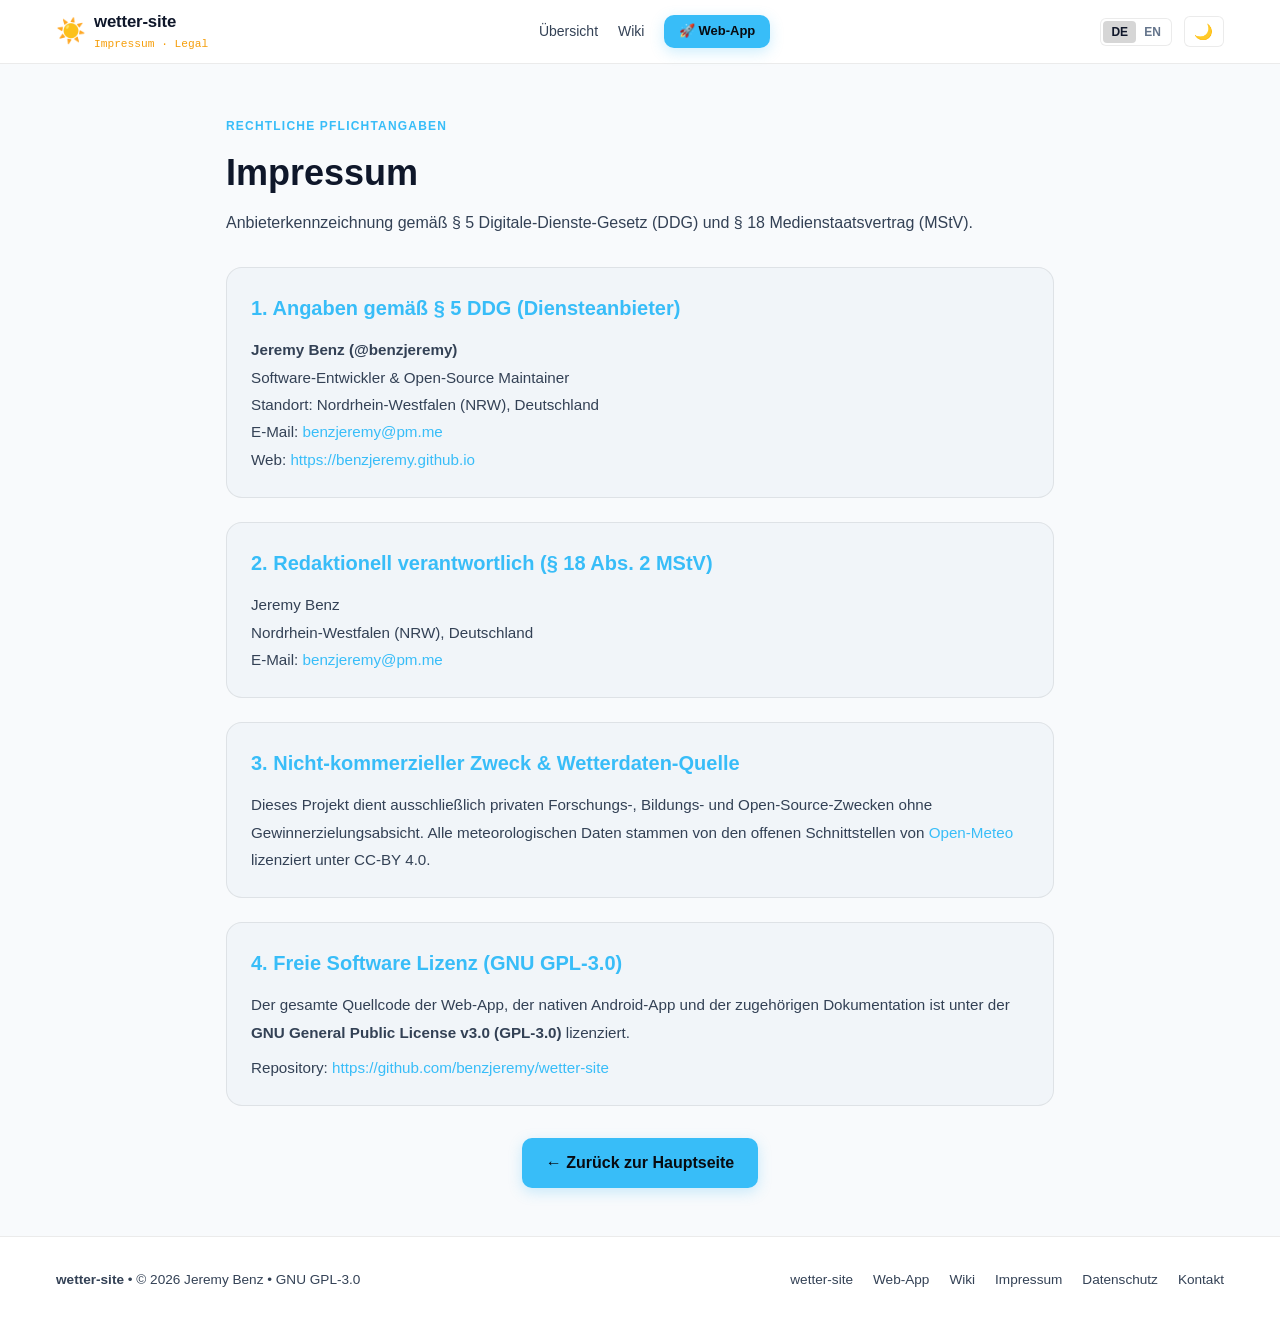
<file: impressum.html>
<!DOCTYPE html>
<html lang="de" data-theme="dark">
<head>
  <meta charset="UTF-8">
  <meta name="viewport" content="width=device-width, initial-scale=1.0">
  <meta http-equiv="Content-Security-Policy" content="default-src 'self'; script-src 'self' 'unsafe-inline'; style-src 'self' 'unsafe-inline'; img-src 'self' data: https:; font-src 'self'; frame-src 'none'; object-src 'none'; base-uri 'self';" />
  <meta http-equiv="X-Content-Type-Options" content="nosniff" />
  <meta name="referrer" content="strict-origin-when-cross-origin" />
  <title>Impressum – wetter-site · Jeremy Benz</title>
  <meta name="description" content="Gesetzliche Anbieterkennzeichnung und rechtliche Angaben gemäß § 5 DDG und § 18 MStV für die wetter-site Plattform von Jeremy Benz.">
  <link rel="icon" type="image/svg+xml" href="favicon.svg">
  <link rel="stylesheet" href="style.css?v=1.2">
  <script>
    (function() {
      const savedTheme = localStorage.getItem('site_theme');
      if (savedTheme) {
        document.documentElement.setAttribute('data-theme', savedTheme);
      } else if (window.matchMedia && window.matchMedia('(prefers-color-scheme: light)').matches) {
        document.documentElement.setAttribute('data-theme', 'light');
      }
    })();
  </script>
</head>
<body>

  <!-- HEADER -->
  <header class="site-header">
    <div class="container header-container">
      <div class="brand-area">
        <a href="index.html" class="brand-link">
          <span class="brand-icon" aria-hidden="true">☀️</span>
          <div class="brand-info">
            <span class="brand-name">wetter-site</span>
            <span class="brand-ver">Impressum · Legal</span>
          </div>
        </a>
      </div>

      <nav class="main-nav">
        <a href="index.html">
          <span class="lang-de">Übersicht</span>
          <span class="lang-en" style="display:none;">Overview</span>
        </a>
        <a href="wiki/">
          <span class="lang-de">Wiki</span>
          <span class="lang-en" style="display:none;">Wiki</span>
        </a>
        <a href="app/" class="btn-primary" style="padding: 0.4rem 0.9rem; font-size: 0.8125rem;">
          <span class="lang-de">🚀 Web-App</span>
          <span class="lang-en" style="display:none;">🚀 Web App</span>
        </a>
      </nav>

      <div class="nav-actions">
        <div class="lang-switch" role="group" aria-label="Sprachauswahl">
          <button type="button" class="lang-btn active" id="btn-lang-de" onclick="setLang('de')">DE</button>
          <button type="button" class="lang-btn" id="btn-lang-en" onclick="setLang('en')">EN</button>
        </div>
        <button type="button" class="theme-btn" id="themeToggle" onclick="toggleTheme()" title="Theme wechseln">🌙</button>
      </div>
    </div>
  </header>

  <main style="padding: 3rem 0;">
    <div class="container" style="max-width: 860px;">
      
      <div style="margin-bottom: 2rem;">
        <p class="section-tag">
          <span class="lang-de">Rechtliche Pflichtangaben</span>
          <span class="lang-en" style="display:none;">Statutory Disclosures</span>
        </p>
        <h1 style="font-size: 2.25rem; font-weight: 800; margin-bottom: 0.5rem;">
          <span class="lang-de">Impressum</span>
          <span class="lang-en" style="display:none;">Legal Notice</span>
        </h1>
        <p style="color: var(--text-secondary); font-size: 1rem;">
          <span class="lang-de">Anbieterkennzeichnung gemäß § 5 Digitale-Dienste-Gesetz (DDG) und § 18 Medienstaatsvertrag (MStV).</span>
          <span class="lang-en" style="display:none;">Provider identification pursuant to § 5 DDG and § 18 MStV (German State Media Treaty).</span>
        </p>
      </div>

      <div style="background: var(--bg-card); border: 1px solid var(--border-subtle); border-radius: var(--radius-lg); padding: 1.5rem; margin-bottom: 1.5rem;">
        <h2 style="font-size: 1.25rem; color: var(--accent-sky); margin-bottom: 0.75rem;">
          <span class="lang-de">1. Angaben gemäß § 5 DDG (Diensteanbieter)</span>
          <span class="lang-en" style="display:none;">1. Provider Information pursuant to § 5 DDG</span>
        </h2>
        <div style="color: var(--text-secondary); line-height: 1.8; font-size: 0.95rem;">
          <p><strong>Jeremy Benz (@benzjeremy)</strong></p>
          <p><span class="lang-de">Software-Entwickler &amp; Open-Source Maintainer</span><span class="lang-en" style="display:none;">Software Developer &amp; Open-Source Maintainer</span></p>
          <p><span class="lang-de">Standort: Nordrhein-Westfalen (NRW), Deutschland</span><span class="lang-en" style="display:none;">Location: North Rhine-Westphalia (NRW), Germany</span></p>
          <p>E-Mail: <a href="mailto:benzjeremy@pm.me" style="color: var(--accent-sky);">benzjeremy@pm.me</a></p>
          <p>Web: <a href="https://benzjeremy.github.io" style="color: var(--accent-sky);">https://benzjeremy.github.io</a></p>
        </div>
      </div>

      <div style="background: var(--bg-card); border: 1px solid var(--border-subtle); border-radius: var(--radius-lg); padding: 1.5rem; margin-bottom: 1.5rem;">
        <h2 style="font-size: 1.25rem; color: var(--accent-sky); margin-bottom: 0.75rem;">
          <span class="lang-de">2. Redaktionell verantwortlich (§ 18 Abs. 2 MStV)</span>
          <span class="lang-en" style="display:none;">2. Editorial Responsibility (§ 18 (2) MStV)</span>
        </h2>
        <div style="color: var(--text-secondary); line-height: 1.8; font-size: 0.95rem;">
          <p>Jeremy Benz</p>
          <p><span class="lang-de">Nordrhein-Westfalen (NRW), Deutschland</span><span class="lang-en" style="display:none;">North Rhine-Westphalia (NRW), Germany</span></p>
          <p>E-Mail: <a href="mailto:benzjeremy@pm.me" style="color: var(--accent-sky);">benzjeremy@pm.me</a></p>
        </div>
      </div>

      <div style="background: var(--bg-card); border: 1px solid var(--border-subtle); border-radius: var(--radius-lg); padding: 1.5rem; margin-bottom: 1.5rem;">
        <h2 style="font-size: 1.25rem; color: var(--accent-sky); margin-bottom: 0.75rem;">
          <span class="lang-de">3. Nicht-kommerzieller Zweck &amp; Wetterdaten-Quelle</span>
          <span class="lang-en" style="display:none;">3. Non-Commercial Purpose &amp; Weather Data Attribution</span>
        </h2>
        <div style="color: var(--text-secondary); line-height: 1.8; font-size: 0.95rem;">
          <p class="lang-de">Dieses Projekt dient ausschließlich privaten Forschungs-, Bildungs- und Open-Source-Zwecken ohne Gewinnerzielungsabsicht. Alle meteorologischen Daten stammen von den offenen Schnittstellen von <a href="https://open-meteo.com" target="_blank" rel="noopener noreferrer" style="color: var(--accent-sky);">Open-Meteo</a> lizenziert unter CC-BY 4.0.</p>
          <p class="lang-en" style="display:none;">This project serves strictly private research, educational, and open-source non-commercial purposes. All meteorological data is retrieved from open endpoints provided by <a href="https://open-meteo.com" target="_blank" rel="noopener noreferrer" style="color: var(--accent-sky);">Open-Meteo</a> licensed under CC-BY 4.0.</p>
        </div>
      </div>

      <div style="background: var(--bg-card); border: 1px solid var(--border-subtle); border-radius: var(--radius-lg); padding: 1.5rem; margin-bottom: 1.5rem;">
        <h2 style="font-size: 1.25rem; color: var(--accent-sky); margin-bottom: 0.75rem;">
          <span class="lang-de">4. Freie Software Lizenz (GNU GPL-3.0)</span>
          <span class="lang-en" style="display:none;">4. Free Software License (GNU GPL-3.0)</span>
        </h2>
        <div style="color: var(--text-secondary); line-height: 1.8; font-size: 0.95rem;">
          <p class="lang-de">Der gesamte Quellcode der Web-App, der nativen Android-App und der zugehörigen Dokumentation ist unter der <strong>GNU General Public License v3.0 (GPL-3.0)</strong> lizenziert.</p>
          <p class="lang-en" style="display:none;">The entire source code of the web app, the native Android app, and related documentation is licensed under the <strong>GNU General Public License v3.0 (GPL-3.0)</strong>.</p>
          <p style="margin-top: 0.5rem;">
            Repository: <a href="https://github.com/benzjeremy/wetter-site" target="_blank" rel="noopener noreferrer" style="color: var(--accent-sky);">https://github.com/benzjeremy/wetter-site</a>
          </p>
        </div>
      </div>

      <div style="text-align: center; margin-top: 2rem;">
        <a href="index.html" class="btn-primary" style="display: inline-block;">
          <span class="lang-de">← Zurück zur Hauptseite</span>
          <span class="lang-en" style="display:none;">← Back to Main Page</span>
        </a>
      </div>

    </div>
  </main>

  <!-- FOOTER -->
  <footer class="site-footer">
    <div class="container footer-inner">
      <div>
        <strong>wetter-site</strong> &bull; © 2026 Jeremy Benz &bull; GNU GPL-3.0
      </div>
      <div class="footer-links">
        <a href="index.html">wetter-site</a>
        <a href="app/">Web-App</a>
        <a href="wiki/">Wiki</a>
        <a href="impressum.html">Impressum</a>
        <a href="datenschutz.html">Datenschutz</a>
        <a href="kontakt.html">Kontakt</a>
      </div>
    </div>
  </footer>

  <script>
    function setLang(lang) {
      const isDe = lang === 'de';
      document.querySelectorAll('.lang-de').forEach(el => el.style.display = isDe ? '' : 'none');
      document.querySelectorAll('.lang-en').forEach(el => el.style.display = isDe ? 'none' : '');
      document.getElementById('btn-lang-de').classList.toggle('active', isDe);
      document.getElementById('btn-lang-en').classList.toggle('active', !isDe);
      try { localStorage.setItem('site_lang', lang); } catch (e) {}
    }

    function toggleTheme() {
      const current = document.documentElement.getAttribute('data-theme') || 'dark';
      const next = current === 'dark' ? 'light' : 'dark';
      document.documentElement.setAttribute('data-theme', next);
      try { localStorage.setItem('site_theme', next); } catch (e) {}
      document.getElementById('themeToggle').textContent = next === 'dark' ? '🌙' : '☀️';
    }

    (function() {
      const savedLang = localStorage.getItem('site_lang') || 'de';
      setLang(savedLang);
      const savedTheme = localStorage.getItem('site_theme') || 'dark';
      document.getElementById('themeToggle').textContent = savedTheme === 'dark' ? '🌙' : '☀️';
    })();
  </script>
</body>
</html>
</file>
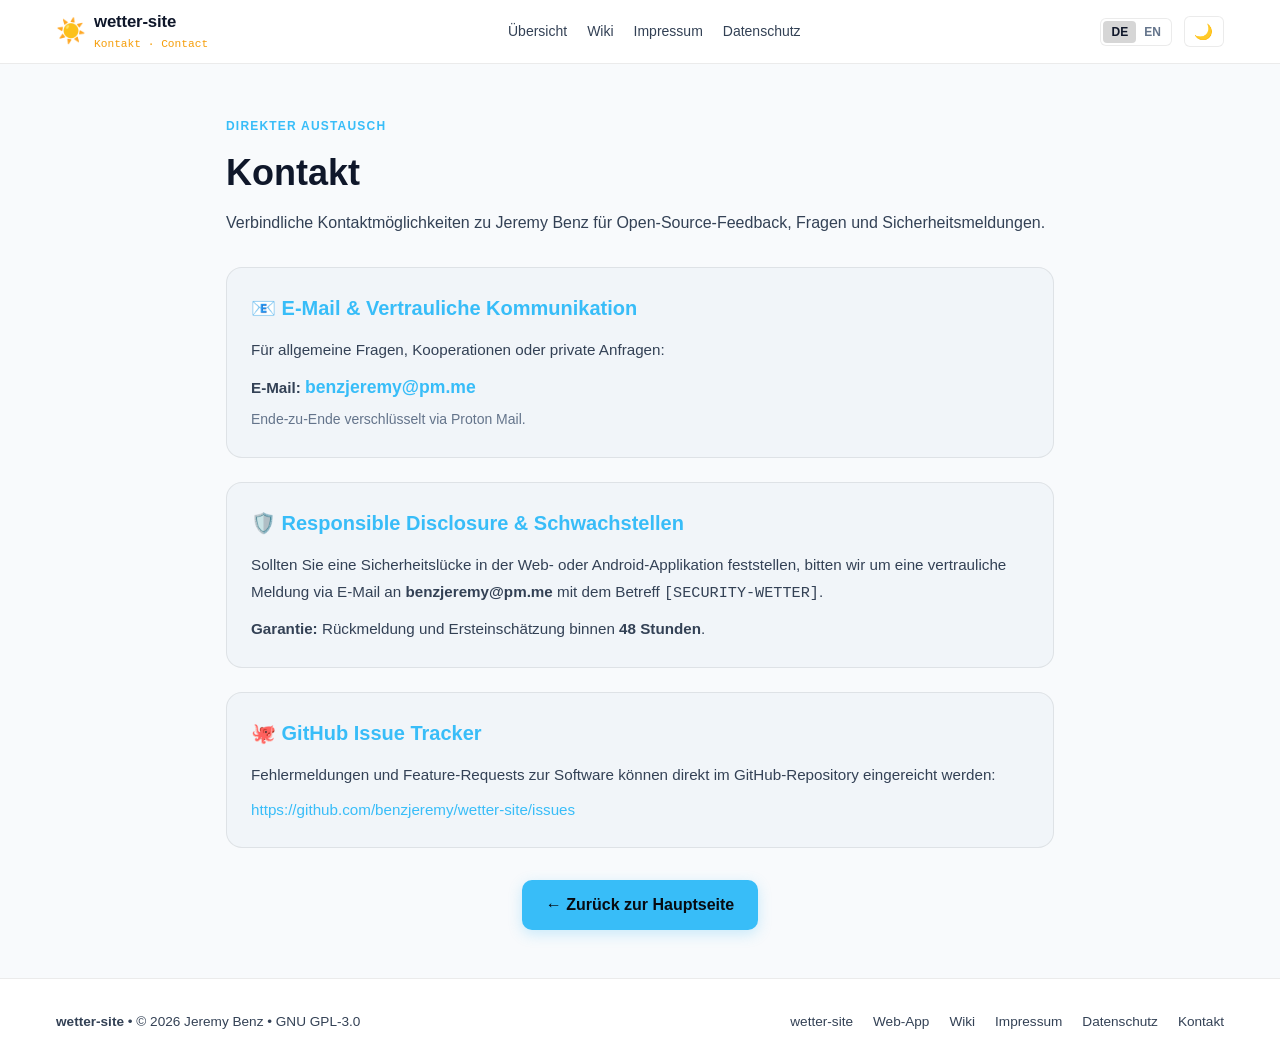
<file: kontakt.html>
<!DOCTYPE html>
<html lang="de" data-theme="dark">
<head>
  <meta charset="UTF-8">
  <meta name="viewport" content="width=device-width, initial-scale=1.0">
  <meta http-equiv="Content-Security-Policy" content="default-src 'self'; script-src 'self' 'unsafe-inline'; style-src 'self' 'unsafe-inline'; img-src 'self' data: https:; font-src 'self'; frame-src 'none'; object-src 'none'; base-uri 'self';" />
  <meta http-equiv="X-Content-Type-Options" content="nosniff" />
  <meta name="referrer" content="strict-origin-when-cross-origin" />
  <title>Kontakt – wetter-site · Jeremy Benz</title>
  <meta name="description" content="Kontaktmöglichkeiten, Fehlermeldungen und Sicherheitskontakt für das wetter-site Projekt von Jeremy Benz.">
  <link rel="icon" type="image/svg+xml" href="favicon.svg">
  <link rel="stylesheet" href="style.css?v=1.2">
  <script>
    (function() {
      const savedTheme = localStorage.getItem('site_theme');
      if (savedTheme) {
        document.documentElement.setAttribute('data-theme', savedTheme);
      } else if (window.matchMedia && window.matchMedia('(prefers-color-scheme: light)').matches) {
        document.documentElement.setAttribute('data-theme', 'light');
      }
    })();
  </script>
</head>
<body>

  <!-- HEADER -->
  <header class="site-header">
    <div class="container header-container">
      <div class="brand-area">
        <a href="index.html" class="brand-link">
          <span class="brand-icon" aria-hidden="true">☀️</span>
          <div class="brand-info">
            <span class="brand-name">wetter-site</span>
            <span class="brand-ver">Kontakt · Contact</span>
          </div>
        </a>
      </div>

      <nav class="main-nav">
        <a href="index.html">
          <span class="lang-de">Übersicht</span>
          <span class="lang-en" style="display:none;">Overview</span>
        </a>
        <a href="wiki/">
          <span class="lang-de">Wiki</span>
          <span class="lang-en" style="display:none;">Wiki</span>
        </a>
        <a href="impressum.html">
          <span class="lang-de">Impressum</span>
          <span class="lang-en" style="display:none;">Legal Notice</span>
        </a>
        <a href="datenschutz.html">
          <span class="lang-de">Datenschutz</span>
          <span class="lang-en" style="display:none;">Privacy</span>
        </a>
      </nav>

      <div class="nav-actions">
        <div class="lang-switch" role="group" aria-label="Sprachauswahl">
          <button type="button" class="lang-btn active" id="btn-lang-de" onclick="setLang('de')">DE</button>
          <button type="button" class="lang-btn" id="btn-lang-en" onclick="setLang('en')">EN</button>
        </div>
        <button type="button" class="theme-btn" id="themeToggle" onclick="toggleTheme()" title="Theme wechseln">🌙</button>
      </div>
    </div>
  </header>

  <main style="padding: 3rem 0;">
    <div class="container" style="max-width: 860px;">
      
      <div style="margin-bottom: 2rem;">
        <p class="section-tag">
          <span class="lang-de">Direkter Austausch</span>
          <span class="lang-en" style="display:none;">Direct Communication</span>
        </p>
        <h1 style="font-size: 2.25rem; font-weight: 800; margin-bottom: 0.5rem;">
          <span class="lang-de">Kontakt</span>
          <span class="lang-en" style="display:none;">Contact</span>
        </h1>
        <p style="color: var(--text-secondary); font-size: 1rem;">
          <span class="lang-de">Verbindliche Kontaktmöglichkeiten zu Jeremy Benz für Open-Source-Feedback, Fragen und Sicherheitsmeldungen.</span>
          <span class="lang-en" style="display:none;">Direct contact channels to Jeremy Benz for open-source inquiries, feedback, and security reports.</span>
        </p>
      </div>

      <div style="background: var(--bg-card); border: 1px solid var(--border-subtle); border-radius: var(--radius-lg); padding: 1.5rem; margin-bottom: 1.5rem;">
        <h2 style="font-size: 1.25rem; color: var(--accent-sky); margin-bottom: 0.75rem;">
          <span class="lang-de">📧 E-Mail &amp; Vertrauliche Kommunikation</span>
          <span class="lang-en" style="display:none;">📧 Email &amp; Confidential Communication</span>
        </h2>
        <div style="color: var(--text-secondary); line-height: 1.8; font-size: 0.95rem;">
          <p class="lang-de">Für allgemeine Fragen, Kooperationen oder private Anfragen:</p>
          <p class="lang-en" style="display:none;">For general inquiries, collaboration, or direct questions:</p>
          <p style="margin-top: 0.5rem;">
            <strong>E-Mail:</strong> <a href="mailto:benzjeremy@pm.me" style="color: var(--accent-sky); font-size: 1.1rem; font-weight: 600;">benzjeremy@pm.me</a>
          </p>
          <p style="font-size: 0.875rem; color: var(--text-muted); margin-top: 0.25rem;">
            <span class="lang-de">Ende-zu-Ende verschlüsselt via Proton Mail.</span>
            <span class="lang-en" style="display:none;">End-to-end encrypted via Proton Mail.</span>
          </p>
        </div>
      </div>

      <div style="background: var(--bg-card); border: 1px solid var(--border-subtle); border-radius: var(--radius-lg); padding: 1.5rem; margin-bottom: 1.5rem;">
        <h2 style="font-size: 1.25rem; color: var(--accent-sky); margin-bottom: 0.75rem;">
          <span class="lang-de">🛡️ Responsible Disclosure &amp; Schwachstellen</span>
          <span class="lang-en" style="display:none;">🛡️ Responsible Disclosure &amp; Security Reports</span>
        </h2>
        <div style="color: var(--text-secondary); line-height: 1.8; font-size: 0.95rem;">
          <p class="lang-de">Sollten Sie eine Sicherheitslücke in der Web- oder Android-Applikation feststellen, bitten wir um eine vertrauliche Meldung via E-Mail an <strong>benzjeremy@pm.me</strong> mit dem Betreff <code>[SECURITY-WETTER]</code>.</p>
          <p class="lang-en" style="display:none;">Should you identify a security issue in the web application or Android app, please report it confidentially via email to <strong>benzjeremy@pm.me</strong> with the subject <code>[SECURITY-WETTER]</code>.</p>
          <p style="margin-top: 0.5rem;">
            <span class="lang-de"><strong>Garantie:</strong> Rückmeldung und Ersteinschätzung binnen <strong>48 Stunden</strong>.</span>
            <span class="lang-en" style="display:none;"><strong>Guarantee:</strong> Initial evaluation and response within <strong>48 hours</strong>.</span>
          </p>
        </div>
      </div>

      <div style="background: var(--bg-card); border: 1px solid var(--border-subtle); border-radius: var(--radius-lg); padding: 1.5rem; margin-bottom: 1.5rem;">
        <h2 style="font-size: 1.25rem; color: var(--accent-sky); margin-bottom: 0.75rem;">
          <span class="lang-de">🐙 GitHub Issue Tracker</span>
          <span class="lang-en" style="display:none;">🐙 GitHub Issue Tracker</span>
        </h2>
        <div style="color: var(--text-secondary); line-height: 1.8; font-size: 0.95rem;">
          <p class="lang-de">Fehlermeldungen und Feature-Requests zur Software können direkt im GitHub-Repository eingereicht werden:</p>
          <p class="lang-en" style="display:none;">Bug reports and feature requests can be submitted directly on GitHub:</p>
          <p style="margin-top: 0.5rem;">
            <a href="https://github.com/benzjeremy/wetter-site/issues" target="_blank" rel="noopener noreferrer" style="color: var(--accent-sky);">https://github.com/benzjeremy/wetter-site/issues</a>
          </p>
        </div>
      </div>

      <div style="text-align: center; margin-top: 2rem;">
        <a href="index.html" class="btn-primary" style="display: inline-block;">
          <span class="lang-de">← Zurück zur Hauptseite</span>
          <span class="lang-en" style="display:none;">← Back to Main Page</span>
        </a>
      </div>

    </div>
  </main>

  <!-- FOOTER -->
  <footer class="site-footer">
    <div class="container footer-inner">
      <div>
        <strong>wetter-site</strong> &bull; © 2026 Jeremy Benz &bull; GNU GPL-3.0
      </div>
      <div class="footer-links">
        <a href="index.html">wetter-site</a>
        <a href="app/">Web-App</a>
        <a href="wiki/">Wiki</a>
        <a href="impressum.html">Impressum</a>
        <a href="datenschutz.html">Datenschutz</a>
        <a href="kontakt.html">Kontakt</a>
      </div>
    </div>
  </footer>

  <script>
    function setLang(lang) {
      const isDe = lang === 'de';
      document.querySelectorAll('.lang-de').forEach(el => el.style.display = isDe ? '' : 'none');
      document.querySelectorAll('.lang-en').forEach(el => el.style.display = isDe ? 'none' : '');
      document.getElementById('btn-lang-de').classList.toggle('active', isDe);
      document.getElementById('btn-lang-en').classList.toggle('active', !isDe);
      try { localStorage.setItem('site_lang', lang); } catch (e) {}
    }

    function toggleTheme() {
      const current = document.documentElement.getAttribute('data-theme') || 'dark';
      const next = current === 'dark' ? 'light' : 'dark';
      document.documentElement.setAttribute('data-theme', next);
      try { localStorage.setItem('site_theme', next); } catch (e) {}
      document.getElementById('themeToggle').textContent = next === 'dark' ? '🌙' : '☀️';
    }

    (function() {
      const savedLang = localStorage.getItem('site_lang') || 'de';
      setLang(savedLang);
      const savedTheme = localStorage.getItem('site_theme') || 'dark';
      document.getElementById('themeToggle').textContent = savedTheme === 'dark' ? '🌙' : '☀️';
    })();
  </script>
</body>
</html>
</file>
<file: style.css>
/* ==========================================================================
   wetter-site - Authentic Engineering Design System & Showcase Tokens
   Strictly adheres to ISO 9241, WCAG AAA, and Jeremy Benz 3-Web Standard
   ========================================================================== */

:root {
  /* Solar Atmospheric Dark Theme */
  --bg-page: #080b11;
  --bg-surface: #0e1420;
  --bg-card: #141c2c;
  --bg-card-hover: #1b263b;
  --bg-input: #101826;

  /* High-Contrast Typography (WCAG AAA >= 7:1) */
  --text-primary: #f8fafc;
  --text-secondary: #94a3b8;
  --text-muted: #64748b;

  /* Weather & Solar Accent Palette */
  --accent-amber: #f59e0b;
  --accent-amber-glow: rgba(245, 158, 11, 0.25);
  --accent-sky: #38bdf8;
  --accent-sky-glow: rgba(56, 189, 248, 0.25);
  --accent-emerald: #10b981;
  --accent-violet: #8b5cf6;

  /* Borders & Grid */
  --border-subtle: rgba(255, 255, 255, 0.08);
  --border-strong: rgba(255, 255, 255, 0.16);
  --border-focus: #38bdf8;

  /* Spacing Grid (8pt System) */
  --space-1: 4px;
  --space-2: 8px;
  --space-3: 12px;
  --space-4: 16px;
  --space-6: 24px;
  --space-8: 32px;
  --space-12: 48px;
  --space-16: 64px;
  --space-24: 96px;

  /* Typography */
  --font-sans: -apple-system, BlinkMacSystemFont, "Segoe UI", Roboto, "Helvetica Neue", Arial, sans-serif;
  --font-mono: ui-monospace, SFMono-Regular, "SF Mono", Menlo, Consolas, monospace;

  /* Radii & Shadows */
  --radius-sm: 6px;
  --radius-md: 10px;
  --radius-lg: 16px;
  --radius-xl: 24px;
  --radius-full: 9999px;
  --shadow-card: 0 4px 20px rgba(0, 0, 0, 0.35);
  --shadow-glow: 0 0 32px var(--accent-sky-glow);

  --header-bg: rgba(14, 20, 32, 0.85);
}

[data-theme="light"] {
  --bg-page: #f8fafc;
  --bg-surface: #ffffff;
  --bg-card: #f1f5f9;
  --bg-card-hover: #e2e8f0;
  --bg-input: #ffffff;
  --text-primary: #0f172a;
  --text-secondary: #334155;
  --text-muted: #64748b;
  --border-subtle: rgba(0, 0, 0, 0.08);
  --border-strong: rgba(0, 0, 0, 0.16);
  --header-bg: rgba(255, 255, 255, 0.9);
  --shadow-card: 0 4px 20px rgba(0, 0, 0, 0.06);
}

/* Reset */
*, *::before, *::after {
  box-sizing: border-box;
  margin: 0;
  padding: 0;
}

html {
  scroll-behavior: smooth;
  font-size: 16px;
}

body {
  background-color: var(--bg-page);
  color: var(--text-primary);
  font-family: var(--font-sans);
  line-height: 1.6;
  min-height: 100vh;
  display: flex;
  flex-direction: column;
  overflow-x: hidden;
  transition: background-color 0.25s ease, color 0.25s ease;
}

a {
  color: inherit;
  text-decoration: none;
}

.container {
  width: 100%;
  max-width: 1200px;
  margin: 0 auto;
  padding: 0 var(--space-4);
}

/* HEADER */
.site-header {
  position: sticky;
  top: 0;
  z-index: 100;
  background: var(--header-bg);
  backdrop-filter: blur(12px);
  -webkit-backdrop-filter: blur(12px);
  border-bottom: 1px solid var(--border-subtle);
  height: 64px;
}

.header-container {
  display: flex;
  align-items: center;
  justify-content: space-between;
  height: 100%;
  gap: 1rem;
}

.brand-area {
  display: flex;
  align-items: center;
  gap: 1.25rem;
}

.ecosystem-back {
  color: var(--text-muted);
  font-size: 0.8125rem;
  font-weight: 500;
  padding: 0.35rem 0.6rem;
  border-radius: var(--radius-sm);
  background: var(--border-subtle);
  transition: color 0.15s ease, background 0.15s ease;
}

.ecosystem-back:hover {
  color: var(--text-primary);
  background: var(--border-strong);
}

.brand-link {
  display: flex;
  align-items: center;
  gap: 0.5rem;
}

.brand-icon {
  font-size: 1.5rem;
  line-height: 1;
}

.brand-info {
  display: flex;
  flex-direction: column;
}

.brand-name {
  font-weight: 700;
  font-size: 1.05rem;
  letter-spacing: -0.01em;
}

.brand-ver {
  font-size: 0.7rem;
  font-family: var(--font-mono);
  color: var(--accent-amber);
}

.main-nav {
  display: flex;
  align-items: center;
  gap: 1.25rem;
  font-size: 0.875rem;
  font-weight: 500;
  color: var(--text-secondary);
}

.main-nav a {
  transition: color 0.15s ease;
}

.main-nav a:hover {
  color: var(--text-primary);
}

.nav-actions {
  display: flex;
  align-items: center;
  gap: 0.75rem;
}

.lang-switch {
  display: inline-flex;
  background: var(--bg-surface);
  border: 1px solid var(--border-subtle);
  border-radius: var(--radius-sm);
  padding: 2px;
}

.lang-btn {
  background: none;
  border: none;
  color: var(--text-muted);
  font-size: 0.75rem;
  font-weight: 600;
  padding: 0.25rem 0.5rem;
  border-radius: 4px;
  cursor: pointer;
  transition: all 0.15s ease;
}

.lang-btn.active {
  background: var(--border-strong);
  color: var(--text-primary);
}

.theme-btn {
  background: var(--bg-surface);
  border: 1px solid var(--border-subtle);
  color: var(--text-primary);
  font-size: 0.95rem;
  padding: 0.35rem 0.6rem;
  border-radius: var(--radius-sm);
  cursor: pointer;
  transition: background 0.15s ease;
}

.theme-btn:hover {
  background: var(--bg-card);
}

/* HERO SECTION */
.hero-section {
  position: relative;
  padding: var(--space-16) 0 var(--space-12);
  text-align: center;
}

.hero-glow {
  position: absolute;
  top: 10%;
  left: 50%;
  transform: translateX(-50%);
  width: 650px;
  height: 350px;
  background: radial-gradient(circle, rgba(245, 158, 11, 0.12) 0%, rgba(56, 189, 248, 0.08) 50%, transparent 80%);
  filter: blur(50px);
  pointer-events: none;
  z-index: 0;
}

.hero-container {
  position: relative;
  z-index: 1;
}

.hero-badges {
  display: flex;
  flex-wrap: wrap;
  justify-content: center;
  gap: 0.5rem;
  margin-bottom: 1.5rem;
}

.hero-badge {
  display: inline-flex;
  align-items: center;
  gap: 0.35rem;
  font-size: 0.75rem;
  font-weight: 600;
  padding: 0.3rem 0.75rem;
  border-radius: var(--radius-full);
  background: var(--bg-surface);
  border: 1px solid var(--border-subtle);
  color: var(--text-secondary);
}

.badge-amber {
  border-color: rgba(245, 158, 11, 0.3);
  color: var(--accent-amber);
}

.badge-sky {
  border-color: rgba(56, 189, 248, 0.3);
  color: var(--accent-sky);
}

.hero-title {
  font-size: clamp(2rem, 4.5vw, 3.25rem);
  font-weight: 800;
  line-height: 1.15;
  letter-spacing: -0.025em;
  margin-bottom: 1.25rem;
  max-width: 900px;
  margin-left: auto;
  margin-right: auto;
}

.gradient-text {
  background: linear-gradient(135deg, var(--accent-amber) 0%, var(--accent-sky) 100%);
  -webkit-background-clip: text;
  -webkit-text-fill-color: transparent;
}

.hero-subtitle {
  font-size: clamp(1rem, 2vw, 1.125rem);
  color: var(--text-secondary);
  max-width: 780px;
  margin: 0 auto 2rem;
  line-height: 1.65;
}

.hero-cta-group {
  display: flex;
  flex-wrap: wrap;
  justify-content: center;
  gap: 1rem;
}

.btn-primary {
  display: inline-flex;
  align-items: center;
  gap: 0.5rem;
  background: var(--accent-sky);
  color: #080b11;
  font-weight: 600;
  padding: 0.75rem 1.5rem;
  border-radius: var(--radius-md);
  box-shadow: 0 4px 14px var(--accent-sky-glow);
  transition: transform 0.15s ease, background 0.15s ease;
}

.btn-primary:hover {
  transform: translateY(-2px);
  background: #0284c7;
  color: #ffffff;
}

.btn-secondary {
  display: inline-flex;
  align-items: center;
  gap: 0.5rem;
  background: var(--bg-card);
  border: 1px solid var(--border-strong);
  color: var(--text-primary);
  font-weight: 600;
  padding: 0.75rem 1.5rem;
  border-radius: var(--radius-md);
  transition: transform 0.15s ease, background 0.15s ease;
}

.btn-secondary:hover {
  transform: translateY(-2px);
  background: var(--bg-card-hover);
}

/* SECTION COMMON */
.section-padding {
  padding: var(--space-16) 0;
}

.section-header {
  text-align: center;
  max-width: 680px;
  margin: 0 auto var(--space-12);
}

.section-tag {
  display: inline-block;
  font-size: 0.75rem;
  font-weight: 700;
  text-transform: uppercase;
  letter-spacing: 0.1em;
  color: var(--accent-sky);
  margin-bottom: 0.5rem;
}

.section-title {
  font-size: clamp(1.75rem, 3.5vw, 2.35rem);
  font-weight: 800;
  letter-spacing: -0.02em;
  margin-bottom: 0.75rem;
}

.section-desc {
  color: var(--text-secondary);
  font-size: 1rem;
}

/* 3-WEB ECOSYSTEM PILLARS */
.eco-grid {
  display: grid;
  grid-template-columns: repeat(auto-fit, minmax(320px, 1fr));
  gap: 1.5rem;
}

.eco-card {
  background: var(--bg-card);
  border: 1px solid var(--border-subtle);
  border-radius: var(--radius-lg);
  padding: 1.75rem;
  display: flex;
  flex-direction: column;
  justify-content: space-between;
  transition: transform 0.2s ease, border-color 0.2s ease;
}

.eco-card:hover {
  transform: translateY(-4px);
  border-color: var(--border-strong);
}

.eco-badge {
  align-self: flex-start;
  font-size: 0.75rem;
  font-weight: 600;
  padding: 0.25rem 0.6rem;
  border-radius: var(--radius-full);
  background: rgba(56, 189, 248, 0.12);
  color: var(--accent-sky);
  margin-bottom: 1rem;
}

.eco-card h3 {
  font-size: 1.25rem;
  font-weight: 700;
  margin-bottom: 0.75rem;
}

.eco-card p {
  color: var(--text-secondary);
  font-size: 0.925rem;
  margin-bottom: 1.5rem;
  flex-grow: 1;
}

.eco-link {
  display: inline-flex;
  align-items: center;
  gap: 0.4rem;
  color: var(--accent-sky);
  font-weight: 600;
  font-size: 0.9rem;
}

.eco-link:hover {
  text-decoration: underline;
}

/* FEATURES GRID */
.features-grid {
  display: grid;
  grid-template-columns: repeat(auto-fit, minmax(340px, 1fr));
  gap: 1.5rem;
}

.feature-card {
  background: var(--bg-card);
  border: 1px solid var(--border-subtle);
  border-radius: var(--radius-lg);
  padding: 1.75rem;
  transition: transform 0.2s ease, border-color 0.2s ease;
}

.feature-card:hover {
  transform: translateY(-3px);
  border-color: var(--border-strong);
}

.feature-icon-box {
  width: 48px;
  height: 48px;
  border-radius: var(--radius-md);
  background: var(--bg-surface);
  border: 1px solid var(--border-subtle);
  display: flex;
  align-items: center;
  justify-content: center;
  font-size: 1.5rem;
  margin-bottom: 1.25rem;
}

.feature-card h3 {
  font-size: 1.15rem;
  font-weight: 700;
  margin-bottom: 0.5rem;
}

.feature-card p {
  color: var(--text-secondary);
  font-size: 0.9rem;
  line-height: 1.6;
}

/* DOWNLOADS GRID */
.download-grid {
  display: grid;
  grid-template-columns: repeat(auto-fit, minmax(260px, 1fr));
  gap: 1.25rem;
}

.dl-card {
  background: var(--bg-card);
  border: 1px solid var(--border-subtle);
  border-radius: var(--radius-lg);
  padding: 1.5rem;
  display: flex;
  flex-direction: column;
  justify-content: space-between;
  transition: transform 0.2s ease, border-color 0.2s ease;
}

.dl-card:hover {
  transform: translateY(-4px);
  border-color: var(--border-strong);
}

.dl-header {
  display: flex;
  align-items: center;
  gap: 0.75rem;
  margin-bottom: 0.75rem;
}

.dl-icon {
  font-size: 1.75rem;
}

.dl-title {
  font-weight: 700;
  font-size: 1.1rem;
}

.dl-sub {
  font-size: 0.75rem;
  font-family: var(--font-mono);
  color: var(--accent-sky);
}

.dl-desc {
  color: var(--text-secondary);
  font-size: 0.85rem;
  margin-bottom: 1.25rem;
  flex-grow: 1;
}

.btn-dl {
  display: flex;
  align-items: center;
  justify-content: center;
  gap: 0.5rem;
  width: 100%;
  padding: 0.65rem;
  border-radius: var(--radius-md);
  font-size: 0.875rem;
  font-weight: 600;
  background: var(--bg-surface);
  border: 1px solid var(--border-strong);
  color: var(--text-primary);
  transition: all 0.15s ease;
}

.btn-dl.highlight {
  background: var(--accent-sky);
  border-color: var(--accent-sky);
  color: #080b11;
}

.btn-dl:hover {
  background: var(--bg-card-hover);
}

.btn-dl.highlight:hover {
  background: #0284c7;
  color: #ffffff;
}

/* REPO CALLOUT */
.repo-callout {
  margin-top: 2rem;
  padding: 1.25rem;
  background: var(--bg-surface);
  border: 1px solid var(--border-subtle);
  border-radius: var(--radius-lg);
  display: flex;
  flex-direction: column;
  gap: 0.75rem;
}

.repo-callout-code {
  font-family: var(--font-mono);
  font-size: 0.8125rem;
  word-break: break-all;
  padding: 0.6rem 0.85rem;
  background: var(--bg-card);
  border: 1px solid var(--border-subtle);
  border-radius: var(--radius-md);
  color: var(--accent-sky);
}

/* FOOTER */
.site-footer {
  margin-top: auto;
  background: var(--bg-surface);
  border-top: 1px solid var(--border-subtle);
  padding: var(--space-8) 0;
}

.footer-inner {
  display: flex;
  flex-wrap: wrap;
  align-items: center;
  justify-content: space-between;
  gap: 1rem;
  font-size: 0.85rem;
  color: var(--text-secondary);
}

.footer-links {
  display: flex;
  flex-wrap: wrap;
  gap: 1.25rem;
}

.footer-links a:hover {
  color: var(--text-primary);
}

/* RESPONSIVE */
@media (max-width: 768px) {
  .main-nav {
    display: none;
  }
  .brand-area {
    gap: 0.5rem;
  }
  .ecosystem-back span {
    display: none;
  }
  .ecosystem-back::before {
    content: "←";
  }
}
</file>
<file: app/style.css>
/* ==========================================================================
   wetter-site — Official Website Design System & Weather Dashboard
   Theme: Cybernetic Dark (Cyan Accent #38bdf8) · WCAG AAA · Spring Physics
   Entwickelt für Jeremy Benz (@benzjeremy) | GPL-3.0
   ========================================================================== */

:root {
  --bg-page: #080a0f;
  --bg-surface: #0e121b;
  --bg-card: #141a26;
  --bg-card-hover: #1a2232;
  --bg-input: #101420;

  --border-subtle: rgba(255, 255, 255, 0.08);
  --border-strong: rgba(255, 255, 255, 0.16);
  --border-accent: rgba(56, 189, 248, 0.35);

  --accent-primary: #38bdf8;
  --accent-primary-hover: #7dd3fc;
  --accent-glow: rgba(56, 189, 248, 0.32);

  --accent-green: #10b981;
  --accent-gold: #f59e0b;
  --accent-orange: #f97316;
  --accent-purple: #818cf8;
  --accent-red: #ef4444;

  --text-primary: #f8fafc;
  --text-secondary: #94a3b8;
  --text-muted: #64748b;

  --font-main: -apple-system, BlinkMacSystemFont, "Segoe UI", Roboto, system-ui, sans-serif;
  --font-mono: ui-monospace, SFMono-Regular, Consolas, "Liberation Mono", Menlo, monospace;

  --radius-sm: 8px;
  --radius-md: 14px;
  --radius-lg: 20px;
  --radius-xl: 28px;

  --spring-bounce: cubic-bezier(0.16, 1, 0.3, 1);
}

* {
  box-sizing: border-box;
  margin: 0;
  padding: 0;
}

html {
  scroll-behavior: smooth;
}

body {
  font-family: var(--font-main);
  background-color: var(--bg-page);
  color: var(--text-primary);
  line-height: 1.65;
  -webkit-font-smoothing: antialiased;
  min-height: 100vh;
  display: flex;
  flex-direction: column;
}

a:focus-visible, button:focus-visible, input:focus-visible {
  outline: 2px solid var(--accent-primary);
  outline-offset: 3px;
}

/* ==================== SITE NAVIGATION ==================== */
.site-header {
  position: sticky;
  top: 0;
  z-index: 100;
  background: rgba(8, 10, 15, 0.88);
  backdrop-filter: blur(16px);
  -webkit-backdrop-filter: blur(16px);
  border-bottom: 1px solid var(--border-subtle);
}

.nav-container {
  max-width: 1240px;
  margin: 0 auto;
  padding: 16px 24px;
  display: flex;
  align-items: center;
  justify-content: space-between;
}

.nav-left {
  display: flex;
  align-items: center;
  gap: 18px;
}

.back-root-btn {
  font-size: 13px;
  font-weight: 600;
  color: var(--text-secondary);
  text-decoration: none;
  display: inline-flex;
  align-items: center;
  gap: 6px;
  padding: 6px 12px;
  border-radius: var(--radius-sm);
  background: var(--bg-surface);
  border: 1px solid var(--border-subtle);
  transition: all 0.15s ease;
}

.back-root-btn:hover {
  color: var(--accent-primary);
  border-color: var(--border-strong);
  transform: translateX(-2px);
}

.brand-link {
  display: flex;
  align-items: center;
  gap: 12px;
  text-decoration: none;
  color: var(--text-primary);
}

.brand-logo {
  width: 36px;
  height: 36px;
  border-radius: var(--radius-sm);
  display: flex;
  align-items: center;
  justify-content: center;
  font-size: 24px;
  background: rgba(56, 189, 248, 0.12);
  border: 1px solid rgba(56, 189, 248, 0.3);
}

.brand-info {
  display: flex;
  align-items: baseline;
  gap: 8px;
}

.brand-name {
  font-size: 19px;
  font-weight: 800;
  letter-spacing: -0.4px;
}

.brand-ver {
  font-size: 11px;
  font-weight: 700;
  font-family: var(--font-mono);
  color: var(--accent-primary);
  background: rgba(56, 189, 248, 0.14);
  padding: 2px 8px;
  border-radius: 12px;
  border: 1px solid rgba(56, 189, 248, 0.35);
}

.main-nav {
  display: flex;
  align-items: center;
  gap: 22px;
}

.main-nav a {
  color: var(--text-secondary);
  text-decoration: none;
  font-size: 14px;
  font-weight: 500;
  transition: color 0.15s ease;
}

.main-nav a:hover {
  color: var(--text-primary);
}

.main-nav a.nav-highlight {
  color: var(--accent-primary);
  font-weight: 700;
}

.lang-switch {
  display: flex;
  gap: 4px;
  background: var(--bg-card);
  padding: 3px;
  border-radius: 20px;
  border: 1px solid var(--border-subtle);
}

.lang-btn {
  font-size: 12px;
  font-weight: 600;
  padding: 3px 10px;
  border-radius: 16px;
  border: none;
  background: transparent;
  color: var(--text-secondary);
  cursor: pointer;
  transition: all 0.15s ease;
}

.lang-btn.active {
  background: var(--accent-primary);
  color: #080a0f;
  font-weight: 700;
}

.btn-card {
  display: inline-flex;
  align-items: center;
  gap: 6px;
  background: var(--bg-surface);
  border: 1px solid var(--border-subtle);
  color: var(--text-primary);
  text-decoration: none;
  font-size: 12px;
  font-weight: 600;
  padding: 7px 13px;
  border-radius: var(--radius-sm);
  transition: all 0.15s ease;
}

.btn-card:hover {
  border-color: var(--accent-primary);
  color: var(--accent-primary);
  transform: translateY(-1px);
}

.btn-card.highlight {
  background: rgba(56, 189, 248, 0.14);
  border-color: rgba(56, 189, 248, 0.35);
  color: var(--accent-primary);
}

.btn-card.highlight:hover {
  background: rgba(56, 189, 248, 0.25);
}

.mobile-toggle {
  display: none;
  background: var(--bg-card);
  border: 1px solid var(--border-subtle);
  color: var(--text-primary);
  font-size: 18px;
  padding: 6px 12px;
  border-radius: var(--radius-sm);
  cursor: pointer;
}

@media (max-width: 880px) {
  .mobile-toggle {
    display: block;
  }
  .main-nav {
    display: none;
    position: absolute;
    top: 68px;
    left: 0;
    right: 0;
    background: var(--bg-surface);
    border-bottom: 1px solid var(--border-subtle);
    padding: 24px;
    flex-direction: column;
    align-items: flex-start;
    gap: 18px;
    box-shadow: 0 16px 32px rgba(0, 0, 0, 0.5);
  }
  .main-nav.open {
    display: flex;
  }
}

/* ==================== HERO SECTION ==================== */
.hero-section {
  position: relative;
  padding: 85px 24px 65px;
  overflow: hidden;
  text-align: center;
}

.hero-glow {
  position: absolute;
  top: -140px;
  left: 50%;
  transform: translateX(-50%);
  width: 900px;
  height: 520px;
  background: radial-gradient(ellipse at center, var(--accent-glow) 0%, rgba(8, 10, 15, 0) 70%);
  pointer-events: none;
  z-index: 0;
}

.hero-container {
  position: relative;
  z-index: 1;
  max-width: 980px;
  margin: 0 auto;
}

.hero-badges {
  display: flex;
  justify-content: center;
  align-items: center;
  gap: 12px;
  flex-wrap: wrap;
  margin-bottom: 28px;
}

.hero-badge {
  display: inline-flex;
  align-items: center;
  gap: 6px;
  font-size: 12px;
  font-weight: 600;
  padding: 6px 16px;
  border-radius: 20px;
  text-decoration: none;
}

.release-badge {
  background: rgba(56, 189, 248, 0.14);
  color: #38bdf8;
  border: 1px solid rgba(56, 189, 248, 0.35);
}

.perf-badge {
  background: rgba(16, 185, 129, 0.12);
  color: #34d399;
  border: 1px solid rgba(16, 185, 129, 0.35);
}

.open-badge {
  background: rgba(129, 140, 248, 0.14);
  color: #818cf8;
  border: 1px solid rgba(129, 140, 248, 0.35);
}

.license-pill {
  background: rgba(255, 255, 255, 0.06);
  color: var(--text-secondary);
  border: 1px solid var(--border-subtle);
  font-family: var(--font-mono);
}

.hero-title {
  font-size: 52px;
  font-weight: 800;
  line-height: 1.15;
  letter-spacing: -1.2px;
  margin-bottom: 24px;
  color: var(--text-primary);
}

@media (max-width: 768px) {
  .hero-title {
    font-size: 38px;
  }
}

.gradient-text {
  background: linear-gradient(135deg, #38bdf8 0%, #818cf8 50%, #c084fc 100%);
  -webkit-background-clip: text;
  -webkit-text-fill-color: transparent;
}

.hero-subtitle {
  font-size: 18px;
  color: var(--text-secondary);
  line-height: 1.75;
  max-width: 820px;
  margin: 0 auto 40px;
}

.hero-subtitle strong {
  color: var(--text-primary);
}

/* Call to Action Buttons */
.hero-cta-group {
  display: flex;
  justify-content: center;
  align-items: center;
  gap: 18px;
  flex-wrap: wrap;
  margin-bottom: 36px;
}

.btn-primary {
  display: inline-flex;
  align-items: center;
  gap: 12px;
  background: var(--accent-primary);
  color: #080a0f;
  text-decoration: none;
  font-weight: 700;
  padding: 14px 26px;
  border-radius: var(--radius-sm);
  box-shadow: 0 4px 20px var(--accent-glow);
  transition: all 0.2s var(--spring-bounce);
  text-align: left;
  border: none;
  cursor: pointer;
}

.btn-primary:hover {
  background: var(--accent-primary-hover);
  transform: translateY(-2px);
  box-shadow: 0 6px 28px rgba(56, 189, 248, 0.45);
}

.btn-secondary {
  display: inline-flex;
  align-items: center;
  gap: 12px;
  background: var(--bg-card);
  color: var(--text-primary);
  border: 1px solid var(--border-subtle);
  text-decoration: none;
  font-weight: 700;
  padding: 14px 26px;
  border-radius: var(--radius-sm);
  transition: all 0.2s var(--spring-bounce);
  text-align: left;
}

.btn-secondary:hover {
  border-color: var(--border-strong);
  transform: translateY(-2px);
  background: var(--bg-card-hover);
}

.btn-main-text {
  display: block;
  font-size: 14px;
  line-height: 1.2;
}

.btn-sub-text {
  display: block;
  font-size: 11px;
  opacity: 0.8;
  font-family: var(--font-mono);
}

/* Quick Telemetry Pill Bar */
.telemetry-bar {
  display: grid;
  grid-template-columns: repeat(4, 1fr);
  gap: 20px;
  max-width: 940px;
  margin: 0 auto;
}

@media (max-width: 768px) {
  .telemetry-bar {
    grid-template-columns: repeat(2, 1fr);
  }
}

.telemetry-item {
  display: flex;
  align-items: center;
  gap: 14px;
  background: var(--bg-card);
  border: 1px solid var(--border-subtle);
  border-radius: var(--radius-md);
  padding: 16px 20px;
  text-align: left;
  transition: transform 0.2s var(--spring-bounce), border-color 0.2s;
}

.telemetry-item:hover {
  transform: translateY(-2px);
  border-color: var(--border-strong);
  background: var(--bg-card-hover);
}

.tel-icon {
  font-size: 24px;
}

.tel-text {
  display: flex;
  flex-direction: column;
}

.tel-val {
  font-size: 14px;
  font-weight: 700;
  color: var(--text-primary);
}

.tel-sub {
  font-size: 12px;
  color: var(--text-muted);
}

/* ==================== INTERACTIVE WEATHER STATION ==================== */
.station-section {
  padding: 70px 24px;
  background: var(--bg-surface);
  border-top: 1px solid var(--border-subtle);
  border-bottom: 1px solid var(--border-subtle);
}

.section-container {
  max-width: 1240px;
  margin: 0 auto;
}

.section-header {
  text-align: center;
  max-width: 780px;
  margin: 0 auto 42px;
}

.section-tag {
  font-size: 12px;
  font-weight: 700;
  text-transform: uppercase;
  letter-spacing: 1.2px;
  color: var(--accent-primary);
  margin-bottom: 10px;
  display: inline-block;
}

.section-title {
  font-size: 34px;
  font-weight: 800;
  letter-spacing: -0.7px;
  margin-bottom: 14px;
  color: var(--text-primary);
}

.section-sub {
  font-size: 16px;
  color: var(--text-secondary);
  line-height: 1.65;
}

.station-top-bar {
  display: flex;
  align-items: center;
  justify-content: space-between;
  gap: 18px;
  flex-wrap: wrap;
  margin-bottom: 24px;
}

.unit-selector {
  display: inline-flex;
  align-items: center;
  background: var(--bg-card);
  padding: 5px;
  border-radius: 30px;
  border: 1px solid var(--border-subtle);
  gap: 6px;
}

.unit-label {
  font-size: 12px;
  color: var(--text-muted);
  font-weight: 600;
  padding: 0 8px 0 12px;
}

.unit-btn {
  background: transparent;
  border: none;
  color: var(--text-secondary);
  font-size: 12.5px;
  font-weight: 600;
  padding: 6px 16px;
  border-radius: 20px;
  cursor: pointer;
  transition: all 0.15s ease;
}

.unit-btn:hover {
  color: var(--text-primary);
}

.unit-btn.active {
  background: var(--accent-primary);
  color: #080a0f;
  font-weight: 700;
  box-shadow: 0 2px 10px var(--accent-glow);
}

/* Controls Card */
.station-controls-card {
  background: var(--bg-card);
  border: 1px solid var(--border-accent);
  border-radius: var(--radius-lg);
  padding: 32px;
  box-shadow: 0 12px 36px rgba(0, 0, 0, 0.45);
  margin-bottom: 40px;
}

.search-form {
  display: flex;
  align-items: center;
  gap: 14px;
  flex-wrap: wrap;
}

.search-input-wrapper {
  position: relative;
  flex: 1 1 340px;
  display: flex;
  align-items: center;
}

.search-icon {
  position: absolute;
  left: 16px;
  color: var(--text-muted);
  font-size: 16px;
  pointer-events: none;
}

.search-input-wrapper input {
  width: 100%;
  background: var(--bg-input);
  border: 1px solid var(--border-subtle);
  border-radius: var(--radius-sm);
  padding: 14px 40px 14px 44px;
  color: var(--text-primary);
  font-family: inherit;
  font-size: 15px;
  outline: none;
  transition: all 0.15s ease;
}

.search-input-wrapper input:focus {
  border-color: var(--accent-primary);
  background: #131929;
  box-shadow: 0 0 0 3px rgba(56, 189, 248, 0.16);
}

.search-input-wrapper input::placeholder {
  color: var(--text-muted);
}

.clear-input-btn {
  position: absolute;
  right: 14px;
  background: transparent;
  border: none;
  color: var(--text-muted);
  font-size: 14px;
  cursor: pointer;
  padding: 4px;
  border-radius: var(--radius-sm);
}

.clear-input-btn:hover {
  color: var(--text-primary);
}

.btn-geo {
  background: rgba(56, 189, 248, 0.12);
  color: var(--accent-primary);
  border: 1px solid rgba(56, 189, 248, 0.35);
  display: inline-flex;
  align-items: center;
  gap: 8px;
  font-weight: 700;
  font-size: 14px;
  padding: 14px 22px;
  border-radius: var(--radius-sm);
  cursor: pointer;
  transition: all 0.15s ease;
}

.btn-geo:hover {
  background: rgba(56, 189, 248, 0.22);
  transform: translateY(-1px);
}

/* Quick City Chips */
.quick-chips {
  display: flex;
  align-items: center;
  gap: 10px;
  margin-top: 22px;
  flex-wrap: wrap;
}

.chips-label {
  font-size: 13px;
  color: var(--text-muted);
  font-weight: 600;
  margin-right: 4px;
}

.chip {
  background: var(--bg-surface);
  border: 1px solid var(--border-subtle);
  color: var(--text-secondary);
  font-size: 13px;
  font-weight: 500;
  padding: 6px 14px;
  border-radius: 20px;
  cursor: pointer;
  transition: all 0.15s ease;
}

.chip:hover {
  background: rgba(56, 189, 248, 0.14);
  border-color: var(--accent-primary);
  color: var(--accent-primary);
  transform: translateY(-1px);
}

/* Status Banner */
.status-banner {
  display: flex;
  align-items: center;
  justify-content: center;
  gap: 14px;
  padding: 18px 24px;
  background: var(--bg-card);
  border: 1px solid var(--border-accent);
  border-radius: var(--radius-md);
  margin-bottom: 32px;
  color: var(--text-secondary);
  font-size: 14px;
}

.status-banner.error {
  border-color: var(--accent-red);
  color: #fca5a5;
  background: rgba(239, 68, 68, 0.12);
}

.spinner {
  width: 22px;
  height: 22px;
  border: 2px solid rgba(56, 189, 248, 0.25);
  border-top-color: var(--accent-primary);
  border-radius: 50%;
  animation: spin 0.8s linear infinite;
}

@keyframes spin {
  to { transform: rotate(360deg); }
}

/* Weather Display Container */
.weather-display {
  display: flex !important;
  flex-direction: column;
  gap: 40px;
  animation: fadeIn 0.35s var(--spring-bounce);
  margin-top: 10px;
}

@keyframes fadeIn {
  from { opacity: 0; transform: translateY(10px); }
  to { opacity: 1; transform: translateY(0); }
}

/* Current Weather Card */
.current-weather-card {
  background: linear-gradient(135deg, var(--bg-card) 0%, #152033 100%);
  border: 1px solid var(--border-accent);
  border-radius: var(--radius-lg);
  padding: 40px 44px;
  display: flex;
  align-items: center;
  justify-content: space-between;
  box-shadow: 0 14px 40px rgba(0, 0, 0, 0.45);
  position: relative;
  overflow: hidden;
  margin-bottom: 40px;
}

.current-weather-card::after {
  content: "";
  position: absolute;
  top: -50%;
  right: -20%;
  width: 480px;
  height: 480px;
  background: radial-gradient(circle, var(--accent-glow) 0%, transparent 70%);
  pointer-events: none;
}

.current-main-info {
  position: relative;
  z-index: 1;
}

.location-badge {
  display: flex;
  align-items: center;
  gap: 10px;
  flex-wrap: wrap;
  margin-bottom: 8px;
}

.loc-pin {
  font-size: 20px;
}

.location-badge h3 {
  font-size: 26px;
  font-weight: 800;
  color: var(--text-primary);
  letter-spacing: -0.3px;
}

.coords-tag {
  font-family: var(--font-mono);
  font-size: 12px;
  color: var(--text-muted);
  background: rgba(255, 255, 255, 0.05);
  padding: 4px 10px;
  border-radius: var(--radius-sm);
  border: 1px solid var(--border-subtle);
}

.current-timestamp {
  font-size: 13px;
  color: var(--text-muted);
  margin-bottom: 24px;
}

.temp-condition-wrap {
  display: flex;
  align-items: center;
  gap: 36px;
  flex-wrap: wrap;
}

.temp-big {
  display: flex;
  align-items: baseline;
  font-size: clamp(54px, 7.5vw, 82px);
  font-weight: 800;
  line-height: 1;
  letter-spacing: -2px;
  color: var(--text-primary);
}

.temp-unit-symbol {
  font-size: 34px;
  font-weight: 700;
  color: var(--accent-primary);
  margin-left: 8px;
}

.condition-details {
  display: flex;
  flex-direction: column;
  gap: 8px;
}

.condition-text {
  font-size: 24px;
  font-weight: 800;
  color: var(--text-primary);
}

.feels-like {
  font-size: 15px;
  color: var(--text-secondary);
}

.feels-like strong {
  color: var(--text-primary);
}

.current-visual {
  position: relative;
  z-index: 1;
  padding-left: 28px;
}

.weather-icon-large {
  font-size: clamp(75px, 11vw, 108px);
  line-height: 1;
  filter: drop-shadow(0 14px 28px rgba(0, 0, 0, 0.5));
  animation: floatWeather 4s ease-in-out infinite alternate;
}

@keyframes floatWeather {
  from { transform: translateY(0); }
  to { transform: translateY(-10px); }
}

@media (max-width: 768px) {
  .current-weather-card {
    flex-direction: column-reverse;
    align-items: flex-start;
    padding: 28px;
  }
  .current-visual {
    padding-left: 0;
    margin-bottom: 16px;
    align-self: center;
  }
}

/* Metrics Grid - Generous Card Spacing */
.metrics-grid {
  display: grid;
  grid-template-columns: repeat(3, 1fr);
  gap: 24px;
  margin-bottom: 40px;
}

@media (max-width: 880px) {
  .metrics-grid { grid-template-columns: repeat(2, 1fr); }
}

@media (max-width: 520px) {
  .metrics-grid { grid-template-columns: 1fr; }
}

.metric-card {
  background: var(--bg-card);
  border: 1px solid var(--border-subtle);
  border-radius: var(--radius-md);
  padding: 26px 28px;
  min-height: 145px;
  display: flex;
  flex-direction: column;
  justify-content: space-between;
  box-shadow: 0 4px 18px rgba(0, 0, 0, 0.25);
  transition: transform 0.2s var(--spring-bounce), border-color 0.2s, box-shadow 0.2s;
}

.metric-card:hover {
  transform: translateY(-3px);
  border-color: var(--border-strong);
  background: var(--bg-card-hover);
  box-shadow: 0 8px 24px rgba(0, 0, 0, 0.35);
}

.metric-card-pv {
  border-color: rgba(245, 158, 11, 0.25);
  position: relative;
  overflow: hidden;
}

.metric-card-pv::before {
  content: '';
  position: absolute;
  top: 0;
  left: 0;
  right: 0;
  height: 2px;
  background: linear-gradient(90deg, transparent, rgba(245, 158, 11, 0.8), transparent);
}

.metric-card-pv:hover {
  border-color: rgba(245, 158, 11, 0.5);
  box-shadow: 0 8px 24px rgba(245, 158, 11, 0.15);
}

.metric-card-pv .metric-value {
  color: #fde047;
}

.metric-card-pv .metric-icon {
  filter: drop-shadow(0 0 6px rgba(245, 158, 11, 0.4));
}

.metric-header {
  display: flex;
  align-items: center;
  gap: 10px;
  margin-bottom: 14px;
}

.metric-icon {
  font-size: 20px;
}

.metric-title {
  font-size: 12px;
  font-weight: 700;
  color: var(--text-muted);
  text-transform: uppercase;
  letter-spacing: 0.8px;
}

.metric-value {
  font-size: 28px;
  font-weight: 800;
  font-family: var(--font-mono);
  color: var(--text-primary);
  margin-bottom: 8px;
}

.metric-sub {
  font-size: 13.5px;
  color: var(--text-secondary);
  display: flex;
  align-items: center;
  gap: 8px;
}

.wind-arrow {
  display: inline-block;
  font-size: 18px;
  font-weight: bold;
  color: var(--accent-primary);
}

/* 24-Hour Canvas Chart */
.chart-card {
  background: var(--bg-card);
  border: 1px solid var(--border-accent);
  border-radius: var(--radius-lg);
  padding: 34px 38px;
  box-shadow: 0 14px 40px rgba(0, 0, 0, 0.45);
  margin-bottom: 40px;
}

.chart-header {
  display: flex;
  align-items: center;
  justify-content: space-between;
  margin-bottom: 24px;
  flex-wrap: wrap;
  gap: 16px;
}

.chart-badge {
  font-size: 12px;
  font-weight: 700;
  color: var(--accent-primary);
  text-transform: uppercase;
  letter-spacing: 0.8px;
  margin-bottom: 4px;
}

.chart-header h3 {
  font-size: 22px;
  font-weight: 800;
}

.chart-modes {
  display: inline-flex;
  align-items: center;
  background: var(--bg-surface);
  padding: 5px;
  border-radius: var(--radius-sm);
  border: 1px solid var(--border-subtle);
  gap: 6px;
}

.chart-mode-btn {
  background: transparent;
  border: none;
  color: var(--text-secondary);
  font-size: 13px;
  font-weight: 600;
  padding: 7px 16px;
  border-radius: var(--radius-sm);
  cursor: pointer;
  transition: all 0.15s ease;
}

.chart-mode-btn:hover {
  color: var(--text-primary);
}

.chart-mode-btn.active {
  background: var(--bg-card);
  color: var(--accent-primary);
  border: 1px solid var(--border-strong);
}

#modePVBtn.active {
  color: var(--accent-gold);
  border-color: rgba(245, 158, 11, 0.5);
  box-shadow: 0 0 12px rgba(245, 158, 11, 0.2);
}

.chart-canvas-wrapper {
  position: relative;
  width: 100%;
  height: 320px;
  margin: 20px 0;
}

#weatherCanvas {
  width: 100%;
  height: 100%;
  display: block;
  cursor: crosshair;
}

.chart-tooltip {
  position: absolute;
  pointer-events: none;
  background: var(--bg-surface);
  border: 1px solid var(--accent-primary);
  border-radius: var(--radius-sm);
  padding: 8px 14px;
  font-size: 13px;
  font-family: var(--font-mono);
  color: var(--text-primary);
  box-shadow: 0 6px 20px rgba(0, 0, 0, 0.5);
  transform: translate(-50%, -120%);
  white-space: nowrap;
  z-index: 10;
}

.chart-legend {
  font-size: 13px;
  color: var(--text-muted);
  border-top: 1px solid var(--border-subtle);
  padding-top: 16px;
  margin-top: 8px;
}

/* 7-Day Forecast Grid - Generous Spacing */
.forecast-section {
  display: flex;
  flex-direction: column;
  gap: 22px;
}

.forecast-header {
  display: flex;
  align-items: center;
  gap: 12px;
  margin-bottom: 6px;
}

.forecast-header h3 {
  font-size: 22px;
  font-weight: 800;
}

.forecast-grid {
  display: grid;
  grid-template-columns: repeat(auto-fit, minmax(145px, 1fr));
  gap: 18px;
}

.forecast-card {
  background: var(--bg-card);
  border: 1px solid var(--border-subtle);
  border-radius: var(--radius-md);
  padding: 24px 16px;
  display: flex;
  flex-direction: column;
  align-items: center;
  text-align: center;
  box-shadow: 0 4px 18px rgba(0, 0, 0, 0.25);
  transition: transform 0.2s var(--spring-bounce), border-color 0.2s, box-shadow 0.2s;
}

.forecast-card:hover {
  background: var(--bg-card-hover);
  border-color: var(--border-strong);
  transform: translateY(-4px);
  box-shadow: 0 8px 24px rgba(0, 0, 0, 0.35);
}

.forecast-day {
  font-size: 15px;
  font-weight: 800;
  color: var(--text-primary);
  margin-bottom: 4px;
}

.forecast-date {
  font-size: 12px;
  color: var(--text-muted);
  margin-bottom: 14px;
}

.forecast-icon {
  font-size: 34px;
  line-height: 1;
  margin-bottom: 12px;
}

.forecast-desc {
  font-size: 12px;
  color: var(--text-secondary);
  line-height: 1.35;
  margin-bottom: 16px;
  min-height: 2.7em;
  display: flex;
  align-items: center;
  justify-content: center;
}

.forecast-temps {
  display: flex;
  align-items: center;
  gap: 8px;
  font-size: 14px;
  font-weight: 800;
  font-family: var(--font-mono);
}

.temp-max {
  color: var(--text-primary);
}

.temp-min {
  color: var(--text-muted);
  font-weight: 500;
}

/* ==================== FEATURES SECTION ==================== */
.features-section {
  padding: 85px 24px;
}

.feature-grid {
  display: grid;
  grid-template-columns: repeat(auto-fit, minmax(340px, 1fr));
  gap: 28px;
}

.feature-card {
  background: var(--bg-card);
  border: 1px solid var(--border-subtle);
  border-radius: var(--radius-md);
  padding: 32px;
  transition: transform 0.25s var(--spring-bounce), border-color 0.2s, box-shadow 0.2s;
}

.feature-card:hover {
  transform: translateY(-4px);
  border-color: var(--border-strong);
  box-shadow: 0 14px 34px rgba(0, 0, 0, 0.4);
}

.f-card-icon {
  width: 48px;
  height: 48px;
  border-radius: var(--radius-sm);
  display: flex;
  align-items: center;
  justify-content: center;
  font-size: 22px;
  margin-bottom: 18px;
  background: rgba(56, 189, 248, 0.12);
  color: var(--accent-primary);
  border: 1px solid rgba(56, 189, 248, 0.3);
}

.feature-card h3 {
  font-size: 18px;
  font-weight: 700;
  margin-bottom: 10px;
  color: var(--text-primary);
}

.feature-card p {
  font-size: 14px;
  color: var(--text-secondary);
  line-height: 1.7;
}

/* ==================== ABOUT & CREDITS SECTION ==================== */
.about-section {
  padding: 85px 24px;
  background: var(--bg-surface);
  border-top: 1px solid var(--border-subtle);
}

.about-grid {
  display: grid;
  grid-template-columns: 1fr 1fr;
  gap: 28px;
  margin-bottom: 36px;
}

@media (max-width: 768px) {
  .about-grid { grid-template-columns: 1fr; }
}

.about-card {
  background: var(--bg-card);
  border: 1px solid var(--border-subtle);
  border-radius: var(--radius-md);
  padding: 32px;
  display: flex;
  gap: 24px;
  align-items: flex-start;
  transition: transform 0.2s var(--spring-bounce), border-color 0.2s;
}

.about-card:hover {
  transform: translateY(-3px);
  border-color: var(--border-strong);
}

.about-avatar {
  width: 58px;
  height: 58px;
  border-radius: 50%;
  background: linear-gradient(135deg, var(--accent-primary) 0%, #0284c7 100%);
  color: #080a0f;
  display: flex;
  align-items: center;
  justify-content: center;
  font-weight: 800;
  font-size: 19px;
  flex-shrink: 0;
  box-shadow: 0 4px 14px var(--accent-glow);
}

.ai-avatar {
  background: linear-gradient(135deg, #818cf8 0%, #6366f1 100%);
  color: #ffffff;
  font-size: 26px;
}

.about-info {
  display: flex;
  flex-direction: column;
}

.role-badge {
  display: inline-block;
  align-self: flex-start;
  font-size: 11px;
  font-weight: 700;
  text-transform: uppercase;
  letter-spacing: 0.8px;
  color: var(--accent-primary);
  margin-bottom: 6px;
}

.ai-badge {
  color: #818cf8;
}

.about-info h3 {
  font-size: 19px;
  font-weight: 800;
  margin-bottom: 8px;
  color: var(--text-primary);
}

.about-info p {
  font-size: 14px;
  color: var(--text-secondary);
  line-height: 1.65;
  margin-bottom: 14px;
}

.author-links {
  font-size: 13.5px;
  color: var(--text-secondary);
}

.author-links a {
  color: var(--accent-primary);
  text-decoration: none;
  font-weight: 600;
}

.author-links a:hover {
  text-decoration: underline;
}

/* License Box */
.license-box {
  background: var(--bg-card);
  border: 1px solid var(--border-subtle);
  border-radius: var(--radius-md);
  padding: 28px 32px;
  display: flex;
  align-items: center;
  justify-content: space-between;
  gap: 24px;
  flex-wrap: wrap;
}

.license-icon {
  font-size: 30px;
}

.license-text {
  flex: 1 1 360px;
}

.license-text h4 {
  font-size: 17px;
  font-weight: 700;
  margin-bottom: 6px;
  color: var(--text-primary);
}

.license-text p {
  font-size: 14px;
  color: var(--text-secondary);
  line-height: 1.55;
}

/* ==================== FOOTER ==================== */
.site-footer {
  border-top: 1px solid var(--border-subtle);
  padding: 44px 24px;
  background: var(--bg-surface);
  margin-top: auto;
}

.footer-content {
  max-width: 1240px;
  margin: 0 auto;
  display: flex;
  align-items: center;
  justify-content: space-between;
  flex-wrap: wrap;
  gap: 20px;
}

.footer-left {
  font-size: 14px;
  color: var(--text-secondary);
}

.footer-left a {
  color: var(--text-primary);
  text-decoration: none;
  font-weight: 600;
}

.footer-left a:hover {
  color: var(--accent-primary);
}

.footer-sub {
  font-size: 12px;
  color: var(--text-muted);
  margin-top: 6px;
}

.footer-links {
  display: flex;
  align-items: center;
  gap: 22px;
  flex-wrap: wrap;
}

.footer-links a {
  color: var(--text-secondary);
  text-decoration: none;
  font-size: 13.5px;
  transition: color 0.15s ease;
}

.footer-links a:hover {
  color: var(--accent-primary);
}

/* Language Visibility */
[data-lang] {
  display: none;
}
[data-lang].visible {
  display: block;
}
</file>
<file: wiki/wiki.css>
/* learn Wiki & Architecture Manual Stylesheet */
:root {
  --bg-page: #080a0f;
  --bg-surface: #0e121b;
  --bg-card: #141a26;
  --bg-hover: #1c2436;
  --border-subtle: #232d42;
  --border-strong: #334155;
  --text-primary: #f8fafc;
  --text-secondary: #94a3b8;
  --text-muted: #64748b;
  --accent-sky: #38bdf8;
  --accent-sky-hover: #0284c7;
  --accent-violet: #8b5cf6;
  --accent-emerald: #10b981;
  --accent-amber: #f59e0b;
  --accent-rose: #f43f5e;
  --radius-md: 8px;
  --radius-lg: 12px;
  --radius-xl: 16px;
  --sidebar-width: 280px;
  --header-height: 64px;
}

[data-theme="light"] {
  --bg-page: #f8fafc;
  --bg-surface: #ffffff;
  --bg-card: #f1f5f9;
  --bg-hover: #e2e8f0;
  --border-subtle: #cbd5e1;
  --border-strong: #94a3b8;
  --text-primary: #0f172a;
  --text-secondary: #334155;
  --text-muted: #64748b;
  --accent-sky: #0284c7;
  --accent-sky-hover: #0369a1;
  --accent-violet: #7c3aed;
  --accent-emerald: #059669;
  --accent-amber: #d97706;
  --accent-rose: #e11d48;
}

* {
  box-sizing: border-box;
  margin: 0;
  padding: 0;
}

body {
  font-family: -apple-system, BlinkMacSystemFont, "Segoe UI", Roboto, "Helvetica Neue", Arial, sans-serif;
  background-color: var(--bg-page);
  color: var(--text-primary);
  line-height: 1.6;
  min-height: 100vh;
}

/* HEADER */
.wiki-header {
  position: sticky;
  top: 0;
  height: var(--header-height);
  background: rgba(14, 18, 27, 0.85);
  backdrop-filter: blur(12px);
  -webkit-backdrop-filter: blur(12px);
  border-bottom: 1px solid var(--border-subtle);
  z-index: 50;
}

[data-theme="light"] .wiki-header {
  background: rgba(255, 255, 255, 0.9);
}

.wiki-header-container {
  max-width: 1440px;
  height: 100%;
  margin: 0 auto;
  padding: 0 1.5rem;
  display: flex;
  align-items: center;
  justify-content: space-between;
  gap: 1rem;
}

.wiki-brand-group {
  display: flex;
  align-items: center;
  gap: 1rem;
}

.eco-back-link {
  color: var(--text-muted);
  text-decoration: none;
  font-size: 0.8125rem;
  font-weight: 500;
  display: flex;
  align-items: center;
  gap: 0.25rem;
  transition: color 0.15s ease;
}

.eco-back-link:hover {
  color: var(--accent-sky);
}

.wiki-brand-link {
  display: flex;
  align-items: center;
  gap: 0.625rem;
  text-decoration: none;
  color: var(--text-primary);
  font-weight: 700;
  font-size: 1.125rem;
}

.wiki-brand-logo {
  width: 28px;
  height: 28px;
  border-radius: 6px;
}

.wiki-brand-badge {
  background: rgba(56, 189, 248, 0.15);
  color: var(--accent-sky);
  border: 1px solid rgba(56, 189, 248, 0.3);
  font-size: 0.6875rem;
  padding: 0.125rem 0.5rem;
  border-radius: 9999px;
  font-weight: 600;
}

.wiki-nav-tools {
  display: flex;
  align-items: center;
  gap: 0.75rem;
}

.wiki-search-box {
  position: relative;
  display: flex;
  align-items: center;
}

.wiki-search-box svg {
  position: absolute;
  left: 0.75rem;
  width: 16px;
  height: 16px;
  color: var(--text-muted);
  pointer-events: none;
}

.wiki-search-input {
  background: var(--bg-card);
  border: 1px solid var(--border-subtle);
  color: var(--text-primary);
  padding: 0.4375rem 0.75rem 0.4375rem 2.25rem;
  border-radius: var(--radius-md);
  font-size: 0.8125rem;
  width: 220px;
  outline: none;
  transition: all 0.15s ease;
}

.wiki-search-input:focus {
  border-color: var(--accent-sky);
  width: 280px;
  box-shadow: 0 0 0 2px rgba(56, 189, 248, 0.2);
}

.wiki-btn {
  display: inline-flex;
  align-items: center;
  gap: 0.375rem;
  background: var(--bg-card);
  border: 1px solid var(--border-subtle);
  color: var(--text-primary);
  font-size: 0.8125rem;
  font-weight: 500;
  padding: 0.4375rem 0.875rem;
  border-radius: var(--radius-md);
  text-decoration: none;
  transition: all 0.15s ease;
  cursor: pointer;
}

.wiki-btn:hover {
  background: var(--bg-hover);
  border-color: var(--border-strong);
}

.wiki-btn.primary {
  background: var(--accent-sky);
  color: #080a0f;
  border-color: transparent;
  font-weight: 600;
}

.wiki-btn.primary:hover {
  background: var(--accent-sky-hover);
}

.lang-switch {
  display: inline-flex;
  background: var(--bg-card);
  border: 1px solid var(--border-subtle);
  border-radius: var(--radius-md);
  padding: 2px;
}

.lang-btn {
  background: none;
  border: none;
  color: var(--text-muted);
  font-size: 0.75rem;
  font-weight: 600;
  padding: 0.25rem 0.5rem;
  border-radius: 4px;
  cursor: pointer;
  transition: all 0.15s ease;
}

.lang-btn.active {
  background: var(--accent-sky);
  color: #080a0f;
}

.theme-toggle-btn {
  background: var(--bg-card);
  border: 1px solid var(--border-subtle);
  color: var(--text-primary);
  font-size: 1rem;
  width: 34px;
  height: 34px;
  border-radius: var(--radius-md);
  display: inline-flex;
  align-items: center;
  justify-content: center;
  cursor: pointer;
  transition: all 0.15s ease;
}

.theme-toggle-btn:hover {
  background: var(--bg-hover);
}

/* WIKI LAYOUT */
.wiki-layout {
  max-width: 1440px;
  margin: 0 auto;
  padding: 2rem 1.5rem 4rem;
  display: grid;
  grid-template-columns: var(--sidebar-width) minmax(0, 1fr);
  gap: 2.5rem;
}

/* SIDEBAR */
.wiki-sidebar {
  position: sticky;
  top: calc(var(--header-height) + 1.5rem);
  max-height: calc(100vh - var(--header-height) - 3rem);
  overflow-y: auto;
  padding-right: 0.5rem;
}

.wiki-sidebar::-webkit-scrollbar {
  width: 4px;
}
.wiki-sidebar::-webkit-scrollbar-thumb {
  background: var(--border-subtle);
  border-radius: 4px;
}

.wiki-nav-section {
  margin-bottom: 1.5rem;
}

.wiki-nav-heading {
  font-size: 0.6875rem;
  text-transform: uppercase;
  letter-spacing: 0.08em;
  color: var(--text-muted);
  font-weight: 700;
  margin-bottom: 0.5rem;
  padding-left: 0.75rem;
}

.wiki-nav-list {
  list-style: none;
}

.wiki-nav-item a {
  display: block;
  padding: 0.4375rem 0.75rem;
  color: var(--text-secondary);
  text-decoration: none;
  font-size: 0.875rem;
  border-radius: var(--radius-md);
  transition: all 0.15s ease;
}

.wiki-nav-item a:hover {
  background: var(--bg-card);
  color: var(--text-primary);
}

.wiki-nav-item.active a {
  background: rgba(56, 189, 248, 0.12);
  color: var(--accent-sky);
  font-weight: 600;
}

/* CONTENT */
.wiki-content {
  min-width: 0;
}

.wiki-article {
  background: var(--bg-surface);
  border: 1px solid var(--border-subtle);
  border-radius: var(--radius-xl);
  padding: 2.5rem;
}

.wiki-hero-header {
  border-bottom: 1px solid var(--border-subtle);
  padding-bottom: 2rem;
  margin-bottom: 2.5rem;
}

.wiki-category-tag {
  color: var(--accent-sky);
  font-size: 0.75rem;
  font-weight: 700;
  text-transform: uppercase;
  letter-spacing: 0.08em;
  margin-bottom: 0.5rem;
}

.wiki-title {
  font-size: 2rem;
  font-weight: 800;
  color: var(--text-primary);
  margin-bottom: 0.75rem;
  line-height: 1.25;
}

.wiki-lead {
  font-size: 1.125rem;
  color: var(--text-secondary);
  line-height: 1.6;
}

.wiki-section {
  margin-bottom: 3rem;
  scroll-margin-top: calc(var(--header-height) + 1.5rem);
}

.wiki-section h2 {
  font-size: 1.375rem;
  font-weight: 700;
  color: var(--text-primary);
  margin-bottom: 1rem;
  display: flex;
  align-items: center;
  gap: 0.5rem;
  border-bottom: 1px solid var(--border-subtle);
  padding-bottom: 0.5rem;
}

.wiki-section h3 {
  font-size: 1.125rem;
  font-weight: 600;
  color: var(--text-primary);
  margin: 1.5rem 0 0.5rem;
}

.wiki-section p {
  color: var(--text-secondary);
  margin-bottom: 1rem;
  font-size: 0.9375rem;
}

.wiki-section ul, .wiki-section ol {
  margin: 0 0 1rem 1.25rem;
  color: var(--text-secondary);
  font-size: 0.9375rem;
}

.wiki-section li {
  margin-bottom: 0.375rem;
}

/* CODE & TERMINAL BLOCKS */
pre {
  background: #040609;
  border: 1px solid var(--border-subtle);
  border-radius: var(--radius-md);
  padding: 1rem;
  overflow-x: auto;
  font-family: "JetBrains Mono", Consolas, Menlo, Monaco, monospace;
  font-size: 0.875rem;
  color: #e2e8f0;
  margin-bottom: 1rem;
  line-height: 1.5;
}

[data-theme="light"] pre {
  background: #1e293b;
  color: #f8fafc;
}

code {
  font-family: "JetBrains Mono", Consolas, monospace;
  font-size: 0.85em;
  background: var(--bg-card);
  border: 1px solid var(--border-subtle);
  padding: 0.125rem 0.375rem;
  border-radius: 4px;
  color: var(--accent-sky);
}

pre code {
  background: none;
  border: none;
  padding: 0;
  color: inherit;
}

/* CALLOUTS */
.callout {
  border-left: 4px solid var(--accent-sky);
  background: rgba(56, 189, 248, 0.08);
  padding: 1rem 1.25rem;
  border-radius: 0 var(--radius-md) var(--radius-md) 0;
  margin: 1.25rem 0;
}

.callout.warning {
  border-left-color: var(--accent-amber);
  background: rgba(245, 158, 11, 0.08);
}

.callout.success {
  border-left-color: var(--accent-emerald);
  background: rgba(16, 185, 129, 0.08);
}

.callout-title {
  font-weight: 700;
  font-size: 0.875rem;
  margin-bottom: 0.25rem;
  color: var(--text-primary);
  display: flex;
  align-items: center;
  gap: 0.375rem;
}

.callout p {
  margin-bottom: 0;
  font-size: 0.875rem;
  color: var(--text-secondary);
}

/* TABLES */
.wiki-table {
  width: 100%;
  border-collapse: collapse;
  margin: 1rem 0 1.5rem;
  font-size: 0.875rem;
}

.wiki-table th, .wiki-table td {
  padding: 0.75rem 1rem;
  border: 1px solid var(--border-subtle);
  text-align: left;
}

.wiki-table th {
  background: var(--bg-card);
  color: var(--text-primary);
  font-weight: 600;
}

.wiki-table td {
  color: var(--text-secondary);
}

/* CARDS GRID */
.wiki-cards-grid {
  display: grid;
  grid-template-columns: repeat(auto-fit, minmax(260px, 1fr));
  gap: 1rem;
  margin: 1.25rem 0;
}

.wiki-card {
  background: var(--bg-card);
  border: 1px solid var(--border-subtle);
  border-radius: var(--radius-lg);
  padding: 1.25rem;
  transition: all 0.15s ease;
}

.wiki-card:hover {
  border-color: var(--border-strong);
  transform: translateY(-2px);
}

.wiki-card h4 {
  font-size: 1rem;
  color: var(--text-primary);
  margin-bottom: 0.5rem;
  display: flex;
  align-items: center;
  gap: 0.5rem;
}

.wiki-card p {
  font-size: 0.875rem;
  margin-bottom: 0;
}

/* FOOTER */
.wiki-footer {
  border-top: 1px solid var(--border-subtle);
  margin-top: 4rem;
  padding-top: 2rem;
  color: var(--text-muted);
  font-size: 0.8125rem;
  display: flex;
  justify-content: space-between;
  align-items: center;
  flex-wrap: wrap;
  gap: 1rem;
}

.wiki-footer a {
  color: var(--text-secondary);
  text-decoration: none;
}

.wiki-footer a:hover {
  color: var(--accent-sky);
}

@media (max-width: 900px) {
  .wiki-layout {
    grid-template-columns: 1fr;
    padding: 1.25rem 1rem;
  }
  .wiki-sidebar {
    display: none;
  }
  .wiki-article {
    padding: 1.5rem;
  }
  .wiki-search-input {
    width: 140px;
  }
  .wiki-search-input:focus {
    width: 180px;
  }
}
</file>
